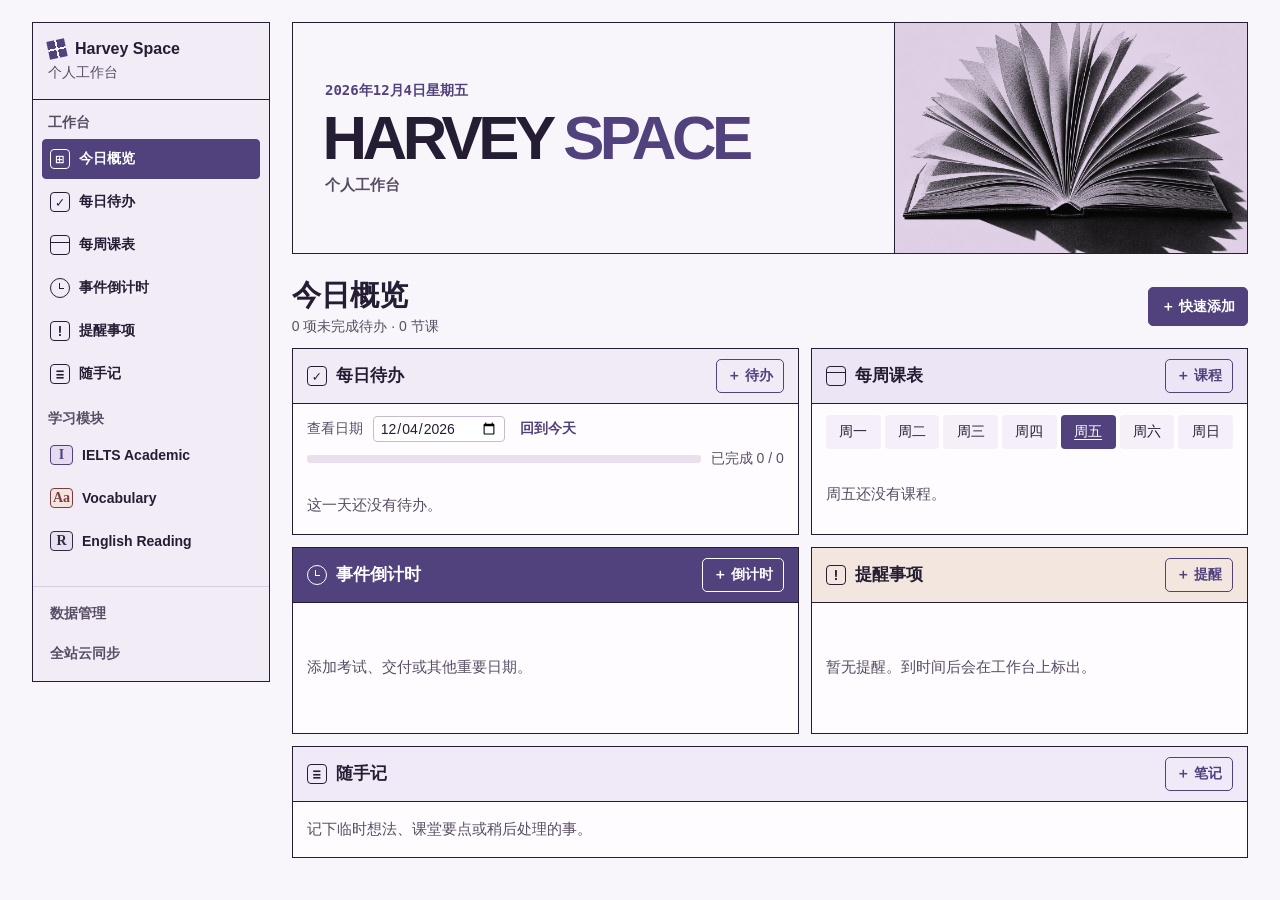
<file: public/index.html>
<!doctype html>
<html lang="zh-CN">
<head>
  <meta charset="utf-8">
  <meta name="viewport" content="width=device-width, initial-scale=1">
  <meta name="theme-color" content="#f8f6fa">
  <title>Harvey Space · 个人工作台</title>
  <link rel="stylesheet" href="space.css">
  <link rel="stylesheet" href="module-nav.css">
  <link rel="stylesheet" href="workspace.css">
  <script src="harvey-cloud.js?v=3" defer></script>
  <script src="workspace.js" defer></script>
</head>
<body>
  <div class="shell workspace-shell">
    <aside class="sidebar" aria-label="工作区侧栏">
      <div class="sidebar-brand">
        <a class="wordmark" href="#/today" lang="en"><span class="wordmark-icon" aria-hidden="true"></span> Harvey Space</a>
        <span class="sidebar-subtitle">个人工作台</span>
      </div>
      <nav class="sidebar-nav" aria-label="工作区导航">
        <div class="nav-group">
          <h2>工作台</h2>
          <ul>
            <li><a href="#/today" data-view="today" aria-current="page"><span class="widget-icon" aria-hidden="true">⊞</span>今日概览</a></li>
            <li><a href="#/tasks" data-view="tasks"><span class="widget-icon" aria-hidden="true">✓</span>每日待办</a></li>
            <li><a href="#/timetable" data-view="timetable"><span class="widget-icon calendar-icon" aria-hidden="true"></span>每周课表</a></li>
            <li><a href="#/countdowns" data-view="countdowns"><span class="widget-icon clock-icon" aria-hidden="true"></span>事件倒计时</a></li>
            <li><a href="#/reminders" data-view="reminders"><span class="widget-icon" aria-hidden="true">!</span>提醒事项</a></li>
            <li><a href="#/notes" data-view="notes"><span class="widget-icon" aria-hidden="true">≡</span>随手记</a></li>
          </ul>
        </div>
        <div class="nav-group" id="study-navigation">
          <h2>学习模块</h2>
          <ul>
            <li><a href="#/ielts" data-view="ielts" data-src="ielts/IELTS18%20Practice/library.html" data-title="IELTS Academic"><span class="widget-icon study-icon study-ielts" aria-hidden="true">I</span>IELTS Academic</a></li>
            <li><a href="#/vocabulary" data-view="vocabulary" data-src="vocabulary/背单词.html" data-title="Vocabulary"><span class="widget-icon study-icon study-vocabulary" aria-hidden="true">Aa</span>Vocabulary</a></li>
            <li><a href="#/reading" data-view="reading" data-src="reading/index.html" data-title="English Reading"><span class="widget-icon study-icon study-reading" aria-hidden="true">R</span>English Reading</a></li>
          </ul>
        </div>
      </nav>
      <div class="sidebar-footer">
        <button type="button" class="data-button" data-action="settings">数据管理</button>
        <button type="button" class="data-button" id="open-harvey-cloud">全站云同步</button>
      </div>
    </aside>

    <main class="workspace-main" id="workspace-main">
      <header class="poster" id="workspace-poster" aria-labelledby="poster-title">
        <div class="poster-copy">
          <time id="today-date" class="hero-date"></time>
          <h1 id="poster-title" lang="en">Harvey <span>Space</span></h1>
          <p class="hero-label">个人工作台</p>
        </div>
        <div class="poster-art">
          <img src="open-book.png" width="1254" height="1254" alt="">
        </div>
      </header>

      <p id="workspace-notice" class="workspace-notice" role="status" hidden></p>
      <p id="storage-notice" class="workspace-notice" role="status" hidden></p>
      <noscript><p class="workspace-notice">请启用 JavaScript 以使用工作台。</p></noscript>

      <section id="dashboard" class="dashboard" aria-labelledby="dashboard-title">
        <div class="dashboard-head" id="overview-header">
          <div>
            <h2 id="dashboard-title">今日概览</h2>
            <p id="today-summary"></p>
          </div>
          <button type="button" class="action primary" data-action="quick">＋ 快速添加</button>
        </div>
        <div class="widget-grid">
          <section class="widget tasks" id="tasks" aria-labelledby="tasks-title">
            <header class="widget-header">
              <div class="widget-heading"><span class="widget-icon" aria-hidden="true">✓</span><h3 id="tasks-title">每日待办</h3></div>
              <button type="button" class="action" data-add="task">＋ 待办</button>
            </header>
            <div class="task-controls">
              <label for="task-day">查看日期</label>
              <input type="date" id="task-day">
              <button type="button" class="quiet" data-action="today-tasks">回到今天</button>
            </div>
            <div class="task-progress"><progress id="task-progress" value="0" max="1" aria-label="待办完成进度"></progress><span id="task-count"></span></div>
            <ul id="task-list" class="item-list"></ul>
          </section>

          <section class="widget timetable" id="timetable" aria-labelledby="timetable-title">
            <header class="widget-header">
              <div class="widget-heading"><span class="widget-icon calendar-icon" aria-hidden="true"></span><h3 id="timetable-title">每周课表</h3></div>
              <button type="button" class="action" data-add="course">＋ 课程</button>
            </header>
            <div id="week-days" class="week-days" role="group" aria-label="按星期查看课程"></div>
            <ul id="course-list" class="item-list"></ul>
          </section>

          <section class="widget countdown" id="countdowns" aria-labelledby="countdowns-title">
            <header class="widget-header">
              <div class="widget-heading"><span class="widget-icon clock-icon" aria-hidden="true"></span><h3 id="countdowns-title">事件倒计时</h3></div>
              <button type="button" class="action" data-add="countdown">＋ 倒计时</button>
            </header>
            <div id="countdown-feature" class="countdown-feature" hidden></div>
            <ul id="countdown-list" class="item-list"></ul>
          </section>

          <section class="widget reminders" id="reminders" aria-labelledby="reminders-title">
            <header class="widget-header">
              <div class="widget-heading"><span class="widget-icon" aria-hidden="true">!</span><h3 id="reminders-title">提醒事项</h3></div>
              <button type="button" class="action" data-add="reminder">＋ 提醒</button>
            </header>
            <ul id="reminder-list" class="item-list"></ul>
          </section>

          <section class="widget notes" id="notes" aria-labelledby="notes-title">
            <header class="widget-header">
              <div class="widget-heading"><span class="widget-icon" aria-hidden="true">≡</span><h3 id="notes-title">随手记</h3></div>
              <button type="button" class="action" data-add="note">＋ 笔记</button>
            </header>
            <ul id="note-list" class="item-list"></ul>
          </section>
        </div>
      </section>

      <section class="study-view" id="study-view" aria-labelledby="study-title" hidden>
        <header class="study-header">
          <h1 id="study-title" lang="en"></h1>
          <a class="action" id="study-standalone" target="_blank" rel="noopener">在新标签页打开</a>
        </header>
        <div class="study-frames" id="study-frames"></div>
      </section>
    </main>
  </div>

  <dialog id="workspace-dialog" aria-labelledby="dialog-title">
    <header class="dialog-header">
      <h2 id="dialog-title"></h2>
      <button type="button" class="close-dialog" data-action="close" aria-label="关闭">×</button>
    </header>
    <div id="dialog-content"></div>
  </dialog>
  <input type="file" id="backup-file" accept=".json,application/json" hidden>
  <dialog id="harvey-cloud-dialog" aria-labelledby="harvey-cloud-title">
    <div class="dialog-header">
      <h2 id="harvey-cloud-title">全站云同步</h2>
      <button type="button" class="close-dialog" data-cloud-close aria-label="关闭">×</button>
    </div>
    <div class="cloud-dialog-content">
      <p class="dialog-info">在每台设备登录同一个同步账号。本机记录会与云端合并，后续修改会自动同步。以前从其他网址或本地文件使用的记录，可以先从原处导出，再在这里导入。</p>
      <form class="workspace-form" method="post">
        <label class="form-field">Supabase 项目地址 <input name="url" type="url" placeholder="https://你的项目.supabase.co" required></label>
        <label class="form-field">Publishable key <input name="key" placeholder="sb_publishable_…" autocomplete="off" spellcheck="false" required></label>
        <label class="form-field">同步账号邮箱 <input name="email" type="email" autocomplete="username" required></label>
        <label class="form-field">同步账号密码 <input name="password" type="password" autocomplete="current-password" required></label>
        <button class="action primary" type="submit" name="login">登录并同步</button>
      </form>
      <p role="status" aria-live="polite">尚未连接云同步。</p>
      <div class="quick-options">
        <button type="button" class="action" data-cloud-sync>立即同步</button>
        <button type="button" class="action" data-cloud-logout>退出登录</button>
        <button type="button" class="action" data-cloud-export>导出整站记录</button>
        <button type="button" class="action" data-cloud-import>导入整站记录</button>
      </div>
      <input type="file" id="harvey-cloud-backup" accept=".json,application/json" hidden>
    </div>
  </dialog>
</body>
</html>
</file>
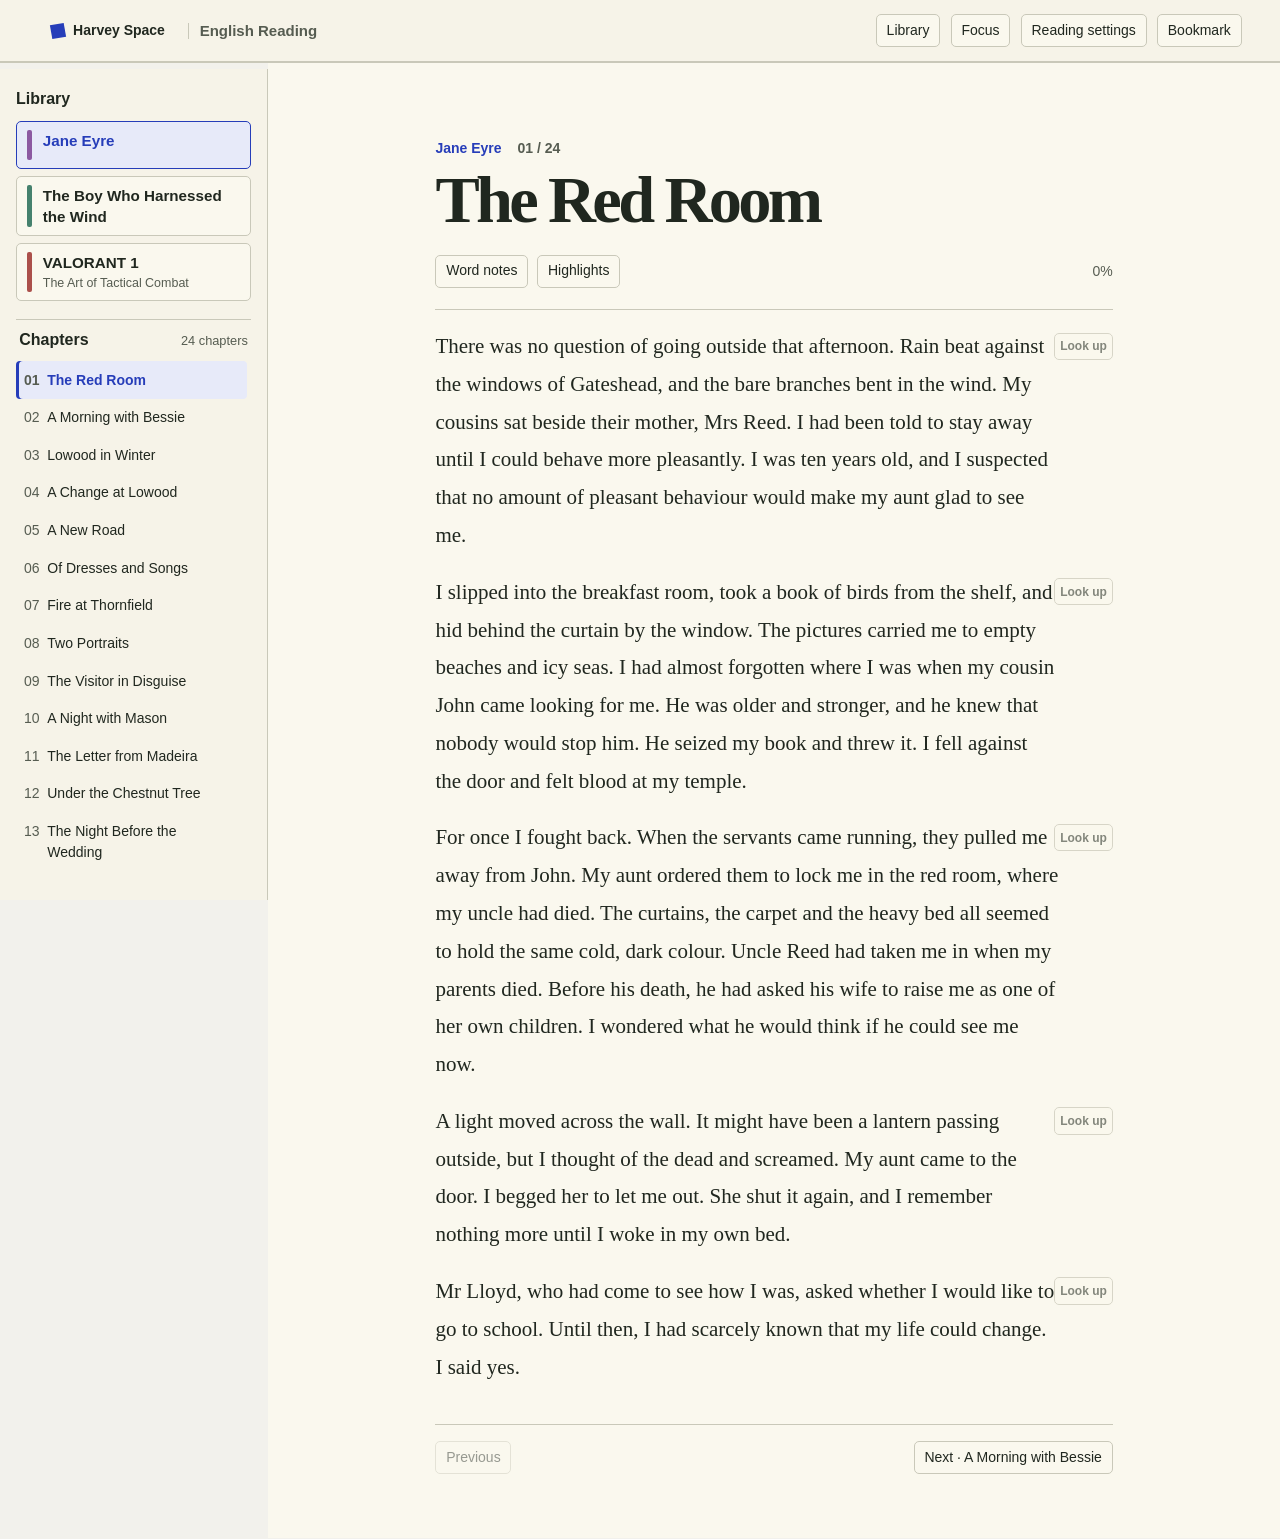
<file: public/reading/index.html>
<!doctype html>
<html lang="en" translate="no">
<head>
  <meta charset="utf-8">
  <meta name="viewport" content="width=device-width, initial-scale=1">
  <meta name="google" content="notranslate">
  <meta name="theme-color" content="#f5f5f0">
  <title>English Reading · Harvey Space</title>
  <link rel="stylesheet" href="reader.css">
  <link rel="stylesheet" href="../module-nav.css">
  <script defer src="books.js"></script>
  <script defer src="../harvey-cloud.js?v=3"></script>
  <script defer src="reader.js"></script>
</head>
<body>
  <a class="skip-link" href="#reader-title">Skip to text</a>
  <header class="topbar">
    <div class="brand">
      <a href="../index.html" class="home nav-control nav-control--quiet"><span aria-hidden="true" class="brand-mark"></span>Harvey Space</a>
      <span class="brand-divider" aria-hidden="true"></span>
      <span class="brand-module">English Reading</span>
    </div>
    <nav aria-label="Reading tools" class="top-actions">
      <button type="button" id="toggle-shelf" aria-controls="shelf" aria-expanded="true">Library</button>
      <button type="button" id="toggle-focus" aria-pressed="false">Focus</button>
      <button type="button" id="toggle-settings" aria-controls="settings" aria-expanded="false">Reading settings</button>
      <button type="button" id="bookmark" aria-label="Bookmark this reading position">Bookmark</button>
    </nav>
    <div class="progress-track" aria-hidden="true"><div id="progress-line"></div></div>
  </header>

  <section class="settings" id="settings" aria-label="Reading settings" hidden>
    <div class="pane-heading"><h2>Reading settings</h2><button type="button" id="close-settings" aria-label="Close reading settings">Close</button></div>
    <fieldset>
      <legend>Theme</legend>
      <div class="choices">
        <button type="button" data-theme="light" aria-pressed="false">Light</button>
        <button type="button" data-theme="paper" aria-pressed="true">Eye comfort</button>
        <button type="button" data-theme="dark" aria-pressed="false">Dark</button>
      </div>
    </fieldset>
    <label class="range-label" for="font-size">Text size <output id="size-value" for="font-size">21 px</output></label>
    <input id="font-size" type="range" min="17" max="30" value="21">
    <label class="range-label" for="line-space">Line spacing <output id="space-value" for="line-space">1.8</output></label>
    <input id="line-space" type="range" min="15" max="23" value="18">
    <label class="check-label"><input type="checkbox" id="highlight-terms"> Underline words with notes</label>
  </section>

  <div class="layout">
    <aside class="shelf" id="shelf" aria-label="Library and chapters">
      <div class="shelf-heading"><h2>Library</h2><button type="button" id="close-shelf" aria-label="Close library">Close</button></div>
      <div class="books" id="book-list"></div>
      <div class="bookmark-actions" id="bookmark-actions" hidden>
        <button type="button" id="goto-bookmark">Go to bookmark</button>
        <button type="button" id="remove-bookmark" aria-label="Remove this book’s bookmark">Remove</button>
      </div>
      <div class="chapter-heading"><h2 id="chapter-list-title">Chapters</h2><span id="chapter-total"></span></div>
      <nav id="chapter-list" class="chapters" aria-labelledby="chapter-list-title"></nav>
    </aside>
    <main class="reader" id="main-reader">
      <article>
        <header class="chapter-header">
          <div class="chapter-meta"><span id="book-name"></span><span id="chapter-position"></span></div>
          <h1 lang="en" id="reader-title" tabindex="-1">English Reading</h1>
          <div class="chapter-tools">
            <button type="button" id="chapter-terms" aria-controls="inspector">Word notes</button>
            <button type="button" id="book-highlights" aria-controls="inspector">Highlights</button>
            <output id="progress-label" aria-label="Chapter progress">0%</output>
          </div>
        </header>
        <div id="prose" class="prose" lang="en"></div>
        <noscript><p>Enable JavaScript to use the reader.</p></noscript>
        <nav class="turn-page" id="turn-page" aria-label="Chapter navigation">
          <button type="button" id="prev-chapter">Previous</button>
          <button type="button" id="next-chapter">Next</button>
        </nav>
      </article>
    </main>
  </div>

  <div class="selection-menu" id="selection-menu" role="group" aria-label="Selected text actions" hidden>
    <button type="button" id="selection-translation">Translate</button>
    <button type="button" id="selection-terms">Word notes</button>
    <button type="button" id="selection-highlight">Highlight</button>
  </div>

  <aside id="inspector" class="inspector" aria-labelledby="inspector-title" hidden>
    <div class="pane-heading"><h2 id="inspector-title">Reading tools</h2><button type="button" id="close-inspector" aria-label="Close reading tools">Close</button></div>
    <div class="inspector-tabs" id="inspector-tabs" role="group" aria-label="Reading tool">
      <button type="button" id="inspect-translation" aria-pressed="true">Translation</button>
      <button type="button" id="inspect-terms" aria-pressed="false">Word notes</button>
      <button type="button" id="inspect-highlight">Highlight</button>
    </div>
    <div class="inspector-body" id="inspector-body"></div>
  </aside>
  <div class="sr-only" id="status" role="status"></div>
</body>
</html>
</file>
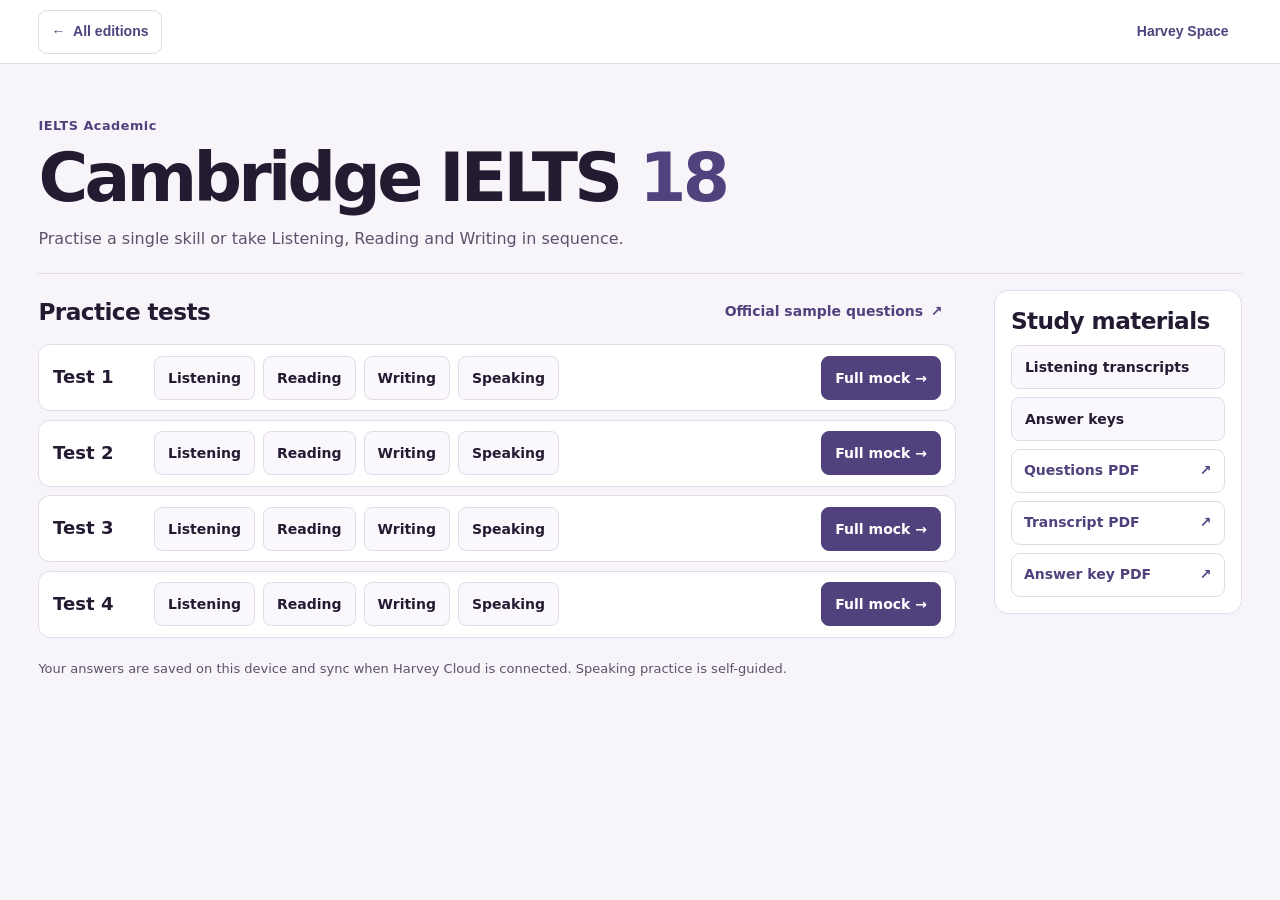
<file: public/ielts/IELTS18 Practice/index.html>
<!doctype html>
<html lang="en">
<head>
<meta charset="utf-8">
<meta name="viewport" content="width=device-width,initial-scale=1">
<title>Cambridge IELTS 18 · Practice tests</title>
<link rel="stylesheet" href="style.css?v=5">
<link rel="stylesheet" href="study.css?v=3">
<link rel="stylesheet" href="../../module-nav.css">
<script src="book.js" defer></script>
<script src="data.js" defer></script>
<script src="paper-data.js" defer></script>
<script src="paper.js?v=7" defer></script>
<script src="listening-content.js" defer></script>
<script src="listening-explanations.js" defer></script>
<script src="listening-practice.js?v=6" defer></script>
<script src="study-content.js" defer></script>
<script src="reading-explanations.js" defer></script>
<script src="study-support.js" defer></script>
<script src="reference-content.js" defer></script>
<script src="reading-translation.js?v=7" defer></script>
<script src="../../harvey-cloud.js?v=3" defer></script>
<script src="app.js?v=5" defer></script>
</head>
<body>
<div id="app"></div>
<dialog id="dialog"></dialog>
<audio id="audio" preload="metadata"></audio>
</body>
</html>
</file>
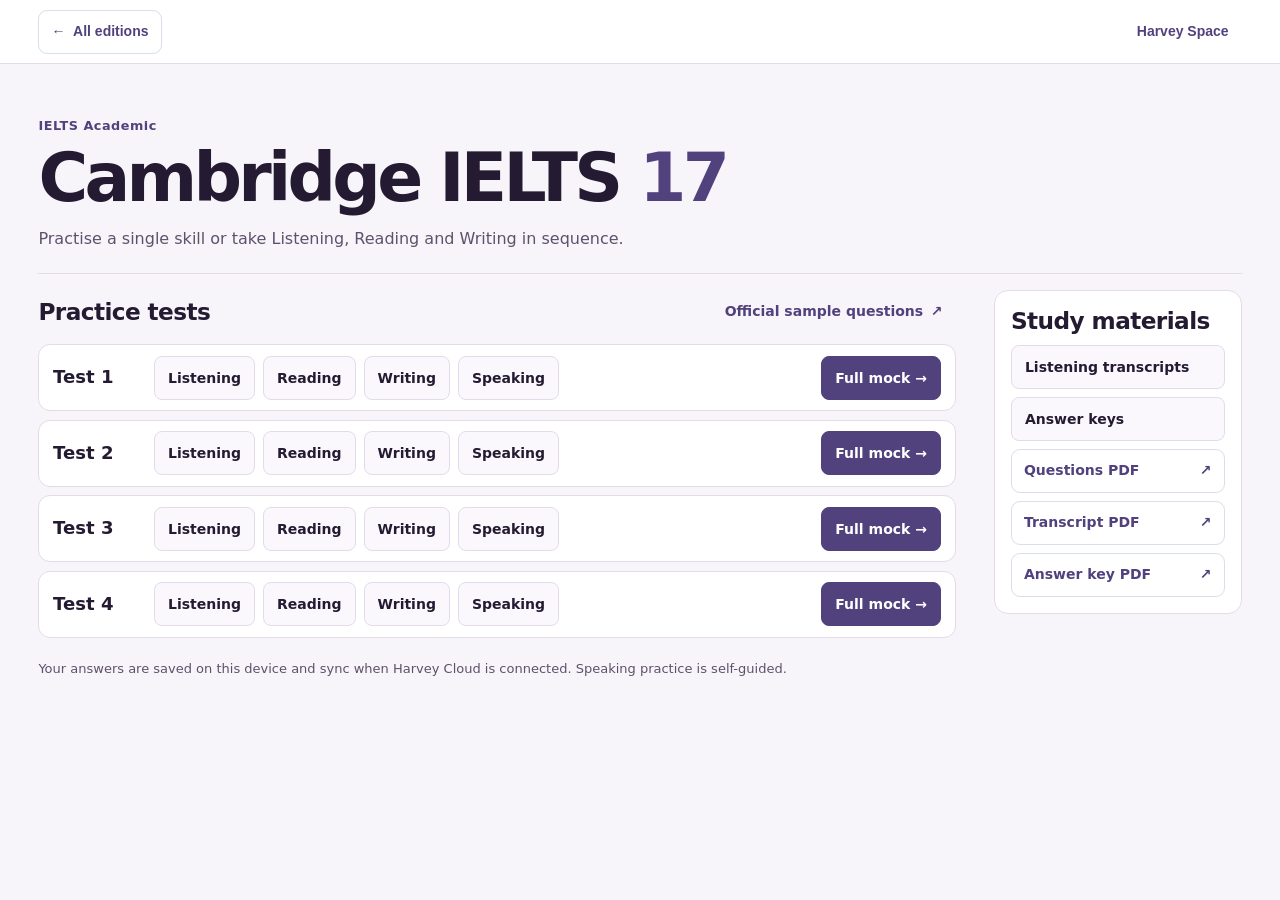
<file: public/ielts/IELTS18 Practice/17/index.html>
<!doctype html>
<html lang="en">
<head>
<meta charset="utf-8">
<meta name="viewport" content="width=device-width,initial-scale=1">
<title>Cambridge IELTS 17 · Practice tests</title>
<link rel="stylesheet" href="../style.css?v=5">
<link rel="stylesheet" href="../study.css?v=3">
<link rel="stylesheet" href="../../../module-nav.css">
<script src="book.js" defer></script>
<script src="data.js" defer></script>
<script src="paper-data.js" defer></script>
<script src="../paper.js?v=7" defer></script>
<script src="listening-content.js" defer></script>
<script src="listening-explanations.js" defer></script>
<script src="../listening-practice.js?v=6" defer></script>
<script src="../study-content.js" defer></script>
<script src="../reading-explanations.js" defer></script>
<script src="../study-support.js" defer></script>
<script src="../reference-content.js" defer></script>
<script src="../reading-translation.js?v=7" defer></script>
<script src="../../../harvey-cloud.js?v=3" defer></script>
<script src="../app.js?v=5" defer></script>
</head>
<body>
<div id="app"></div>
<dialog id="dialog"></dialog>
<audio id="audio" preload="metadata"></audio>
</body>
</html>
</file>
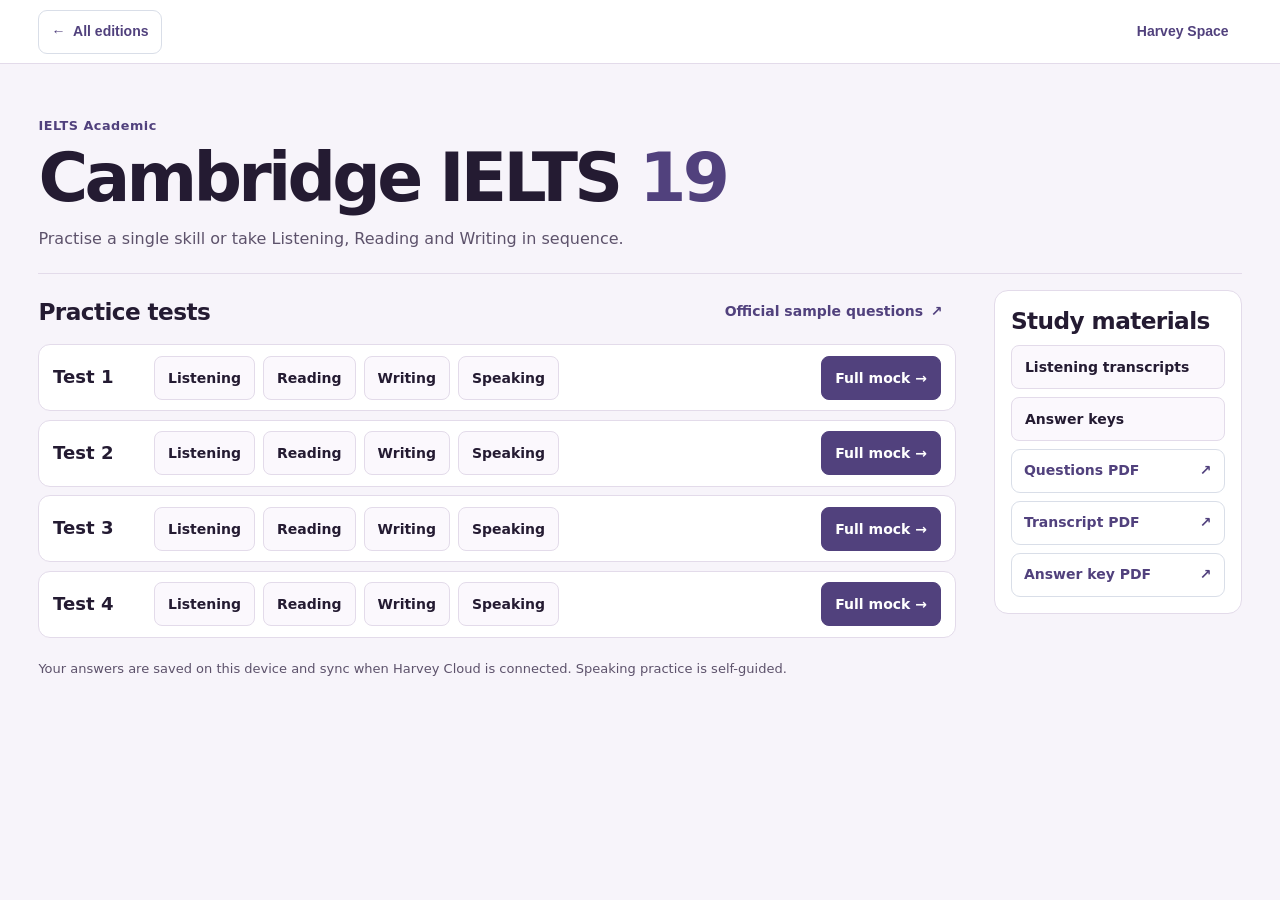
<file: public/ielts/IELTS18 Practice/19/index.html>
<!doctype html>
<html lang="en">
<head>
<meta charset="utf-8">
<meta name="viewport" content="width=device-width,initial-scale=1">
<title>Cambridge IELTS 19 · Practice tests</title>
<link rel="stylesheet" href="../style.css?v=5">
<link rel="stylesheet" href="../study.css?v=3">
<link rel="stylesheet" href="paper-layout.css">
<link rel="stylesheet" href="../../../module-nav.css">
<script src="book.js" defer></script>
<script src="data.js" defer></script>
<script src="paper-data.js?v=2" defer></script>
<script src="../paper.js?v=7" defer></script>
<script src="listening-content.js" defer></script>
<script src="../listening-practice.js?v=6" defer></script>
<script src="study-content.js?v=2" defer></script>
<script src="../study-support.js?v=3" defer></script>
<script src="../reading-translation.js?v=7" defer></script>
<script src="../../../harvey-cloud.js?v=3" defer></script>
<script src="../app.js?v=5" defer></script>
</head>
<body>
<div id="app"></div>
<dialog id="dialog"></dialog>
<audio id="audio" preload="metadata"></audio>
</body>
</html>
</file>
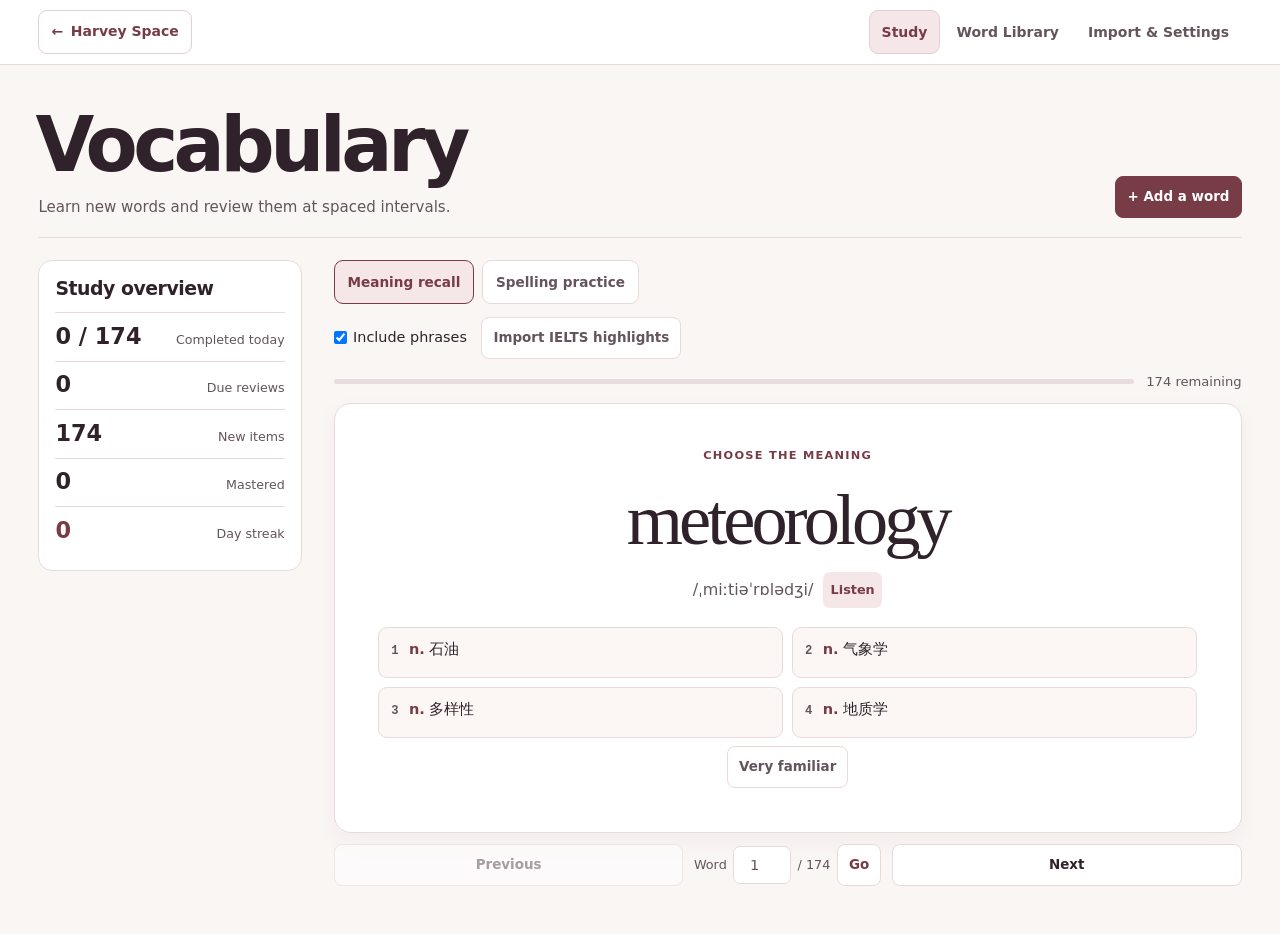
<file: public/vocabulary/背单词.html>
<!DOCTYPE html>
<html lang="en">
<head>
<meta charset="UTF-8">
<meta name="viewport" content="width=device-width, initial-scale=1.0">
<meta name="theme-color" content="#faf6f4">
<meta name="apple-mobile-web-app-capable" content="yes">
<meta name="apple-mobile-web-app-status-bar-style" content="default">
<link rel="manifest" href="manifest.webmanifest">
<link rel="stylesheet" href="vocabulary.css?v=2">
<link rel="stylesheet" href="../module-nav.css">
<title>Vocabulary · Harvey Space</title>
</head>
<body>
  <header class="topbar">
    <div class="shell masthead">
      <a href="../index.html" class="brand-wrap nav-control"><span aria-hidden="true">←</span> Harvey Space</a>
      <nav class="tabs" aria-label="Vocabulary sections">
        <button type="button" class="tab active" data-panel="study" aria-controls="study" aria-current="true">Study</button>
        <button type="button" class="tab" data-panel="library" aria-controls="library">Word Library</button>
        <button type="button" class="tab" data-panel="import" aria-controls="import">Import &amp; Settings</button>
      </nav>
    </div>
  </header>

  <main class="shell wrap">
    <header class="heading">
      <div><h1>Vocabulary</h1><p>Learn new words and review them at spaced intervals.</p></div>
      <button class="quick-add-btn" id="quickAddBtn">+ Add a word</button>
    </header>

    <section class="panel active" id="study" aria-label="Study">
      <aside class="study-rail" aria-labelledby="overview-title">
        <h2 id="overview-title">Study overview</h2>
        <div class="dashboard" id="dashboard"></div>
      </aside>
      <div class="study-main">
        <div class="mode-switch" role="group" aria-label="Study mode">
          <button class="mode-btn active" data-mode="recall" aria-pressed="true">Meaning recall</button>
          <button class="mode-btn" data-mode="spell" aria-pressed="false">Spelling practice</button>
        </div>
        <div class="vocab-scope">
          <label><input type="checkbox" id="includePhrases" checked> Include phrases</label>
          <button type="button" class="btn gray" id="importIelts" disabled>Import IELTS highlights</button>
          <span id="ieltsImportStatus" role="status"></span>
        </div>
        <div id="studyView"></div>
      </div>
      <aside class="study-rail study-shortcuts" aria-labelledby="shortcuts-title">
        <h2 id="shortcuts-title">Keyboard shortcuts</h2>
        <dl class="recall-shortcuts">
          <div><dt>Choose an answer</dt><dd><kbd>1</kbd>–<kbd>4</kbd></dd></div>
          <div><dt>Previous word</dt><dd><kbd>←</kbd></dd></div>
          <div><dt>Next word</dt><dd><kbd>→</kbd></dd></div>
        </dl>
        <dl class="spell-shortcuts">
          <div><dt>Check spelling</dt><dd><kbd>Enter</kbd></dd></div>
          <div><dt>Reveal answer</dt><dd><kbd>Esc</kbd></dd></div>
        </dl>
      </aside>
    </section>

    <section class="panel" id="library" aria-label="Word library">
      <div class="toolbar">
        <input class="search" id="search" type="search" placeholder="Find a word…" aria-label="Search words">
        <button class="btn" id="enrichAllBtn">Look up missing details</button>
        <button class="btn gray" id="exportBtn">Export progress</button>
        <button class="btn gray" id="importStateBtn">Restore progress</button>
        <input type="file" id="stateFile" accept=".json" hidden>
        <span class="count" id="count" role="status"></span>
      </div>
      <div class="table-wrap" tabindex="0" role="region" aria-label="Word list">
        <table id="libTable">
          <thead><tr><th>Word</th><th>Definition</th><th>Status</th><th>Next review</th><th>Actions</th></tr></thead>
          <tbody></tbody>
        </table>
      </div>
    </section>

    <section class="panel" id="import" aria-label="Import and settings">
      <div class="settings-grid">
        <section class="settings-card">
          <h2 class="card-title">Import words</h2>
          <p class="note">Use one word per line. Add an optional definition after a tab or space.</p>
          <button type="button" class="drop" id="drop">Choose a text file or drop it here</button>
          <input type="file" id="fileInput" accept=".txt" hidden>
          <textarea id="pasteArea" aria-label="Words to import" placeholder="ambiguous  adj. open to more than one interpretation&#10;gauge"></textarea>
          <div class="import-actions">
            <button class="btn" id="importPaste">Import text</button>
            <button class="btn gray" id="clearPaste">Clear</button>
          </div>
          <div class="result" id="importResult" role="status"></div>
          <div class="import-progress" id="importProgress"><span id="importProgressText"></span><div class="mini-bar"><i id="importProgressBar"></i></div></div>
        </section>

        <section class="settings-card">
          <h2 class="card-title">Cloud sync</h2>
          <p class="note">Use the original project and sync code to recover your previous vocabulary. Once Harvey Cloud is connected, this panel only imports old progress and new progress syncs through your Harvey account.</p>
          <div class="form-grid">
            <div class="form-item"><label for="syncUrl">Supabase project URL</label><input type="url" id="syncUrl" placeholder="https://example.supabase.co"></div>
            <div class="form-item"><label for="syncKey">Publishable key</label><input type="password" id="syncKey" placeholder="sb_publishable_…"></div>
            <div class="form-item"><label for="syncId">Sync code</label><input type="text" id="syncId" placeholder="Use the same code on each device"></div>
          </div>
          <div class="sync-actions">
            <button class="btn gray" id="makeSyncId">Generate code</button>
            <button class="btn" id="saveSyncBtn">Save and sync</button>
            <span class="sync-state" id="syncState" role="status">Setup required</span>
          </div>
        </section>

        <section class="settings-card">
          <h2 class="card-title">Folder backup</h2>
          <p class="note">Connect a folder to save progress to <code>背单词进度.json</code> and automatically import new words from <code>单词.txt</code>.</p>
          <div class="folder-box"><div class="row">
            <div class="status" id="folderStatus" role="status">Progress is saved in this browser.</div>
            <button class="btn" id="folderBtn">Connect folder</button>
          </div></div>
        </section>

        <section class="settings-card">
          <h2 class="card-title">Study preferences</h2>
          <div class="field">
            <p>Start with up to 200 items. Due reviews come first, followed by new items. Choose more after you finish.</p>
          </div>
          <div class="field">
            <label for="autoEnrich"><input type="checkbox" id="autoEnrich" checked> Look up missing details after import</label>
          </div>
          <p class="note">Online lookup can add pronunciation, examples and definitions. Your saved definitions are preserved.</p>
          <button class="btn gray" id="resetBtn">Reset study progress</button>
        </section>
      </div>
    </section>
  </main>

  <div class="modal" id="quickModal" role="dialog" aria-modal="true" aria-labelledby="quickTitle">
    <div class="modal-card">
      <div class="modal-head">
        <div><h2 id="quickTitle">Add a word</h2><p>Press Enter to move to the next field or save.</p></div>
        <button class="close-btn" id="quickClose" aria-label="Close">×</button>
      </div>
      <label>Word or phrase <input class="quick-input" id="quickWord" type="text" autocomplete="off" autocapitalize="off" spellcheck="false"></label>
      <label>Definition (optional) <input class="quick-def" id="quickDef" type="text"></label>
      <label>Example sentence in English (optional) <input class="quick-example" id="quickExample" type="text"></label>
      <div class="quick-foot"><span class="quick-count" id="quickCount">Added this session: 0</span><button class="quick-save" id="quickSave">Save and add another</button></div>
      <div class="quick-toast" id="quickToast" role="status"></div>
    </div>
  </div>

  <dialog class="dictionary-dialog" id="dictionaryDialog" aria-labelledby="dictionaryTitle">
    <div class="modal-head">
      <h2 id="dictionaryTitle"></h2>
      <button type="button" class="close-btn" id="dictionaryClose" aria-label="Close dictionary">×</button>
    </div>
    <div id="libraryDictionary"></div>
  </dialog>

<script src="../harvey-cloud.js?v=3"></script>
<script src="ielts-vocabulary.js?v=4"></script>
<script>
(function(){
  "use strict";

  var LS_KEY = "vocab_srs_v2";

  /* ============ 音标（英式 IPA） ============ */
  var PHONETICS = {
    meteorology:"/ˌmiːtiəˈrɒlədʒi/", mild:"/maɪld/", heating:"/ˈhiːtɪŋ/",
    moderate:"/ˈmɒdərət/", warm:"/wɔːm/", thermal:"/ˈθɜːml/",
    tropics:"/ˈtrɒpɪks/", arid:"/ˈærɪd/", moist:"/mɔɪst/", damp:"/dæmp/",
    humid:"/ˈhjuːmɪd/", snowy:"/ˈsnəʊi/", frost:"/frɒst/", hail:"/heɪl/",
    thaw:"/θɔː/", chill:"/tʃɪl/", freeze:"/friːz/", frigid:"/ˈfrɪdʒɪd/",
    tremble:"/ˈtrembl/", shiver:"/ˈʃɪvə/", thunder:"/ˈθʌndə/",
    lightning:"/ˈlaɪtnɪŋ/", stormy:"/ˈstɔːmi/", downpour:"/ˈdaʊnpɔː/",
    rainfall:"/ˈreɪnfɔːl/", sprinkle:"/ˈsprɪŋkl/", rainbow:"/ˈreɪnbəʊ/",
    shower:"/ˈʃaʊə/", celsius:"/ˈselsiəs/", temperature:"/ˈtemprətʃə/",
    forecast:"/ˈfɔːkɑːst/", peak:"/piːk/", mount:"/maʊnt/",
    mountain:"/ˈmaʊntən/", range:"/reɪndʒ/", ridge:"/rɪdʒ/", slope:"/sləʊp/",
    valley:"/ˈvæli/", hillside:"/ˈhɪlsaɪd/", overlook:"/ˌəʊvəˈlʊk/",
    southern:"/ˈsʌðən/", southeast:"/ˌsaʊθˈiːst/", southwest:"/ˌsaʊθˈwest/",
    northeast:"/ˌnɔːθˈiːst/", northwest:"/ˌnɔːθˈwest/", eastern:"/ˈiːstən/",
    oriental:"/ˌɔːriˈentl/", inevitable:"/ɪnˈevɪtəbl/", irreversible:"/ˌɪrɪˈvɜːsəbl/",
    irregularly:"/ɪˈreɡjələli/", inappropriate:"/ˌɪnəˈprəʊpriət/", abnormal:"/æbˈnɔːml/",
    sediment:"/ˈsedɪmənt/", silt:"/sɪlt/", muddy:"/ˈmʌdi/", clay:"/kleɪ/",
    dirt:"/dɜːt/", rural:"/ˈrʊərəl/", suburb:"/ˈsʌbɜːb/", outskirts:"/ˈaʊtskɜːts/",
    desolate:"/ˈdesələt/", distant:"/ˈdɪstənt/", adjacent:"/əˈdʒeɪsnt/",
    toxic:"/ˈtɒksɪk/", pollution:"/pəˈluːʃn/", pollutant:"/pəˈluːtənt/",
    contaminate:"/kənˈtæmɪneɪt/", geology:"/dʒiˈɒlədʒi/", border:"/ˈbɔːdə/",
    margin:"/ˈmɑːdʒɪn/", fringe:"/frɪndʒ/", plate:"/pleɪt/", debris:"/ˈdebriː/",
    crack:"/kræk/", gap:"/ɡæp/", splendid:"/ˈsplendɪd/", grand:"/ɡrænd/",
    magnificent:"/mæɡˈnɪfɪsnt/", super:"/ˈsuːpə/", interesting:"/ˈɪntrəstɪŋ/",
    dramatic:"/drəˈmætɪk/", wilderness:"/ˈwɪldənəs/", deforest:"/ˌdiːˈfɒrɪst/",
    grove:"/ɡrəʊv/", granary:"/ˈɡrænəri/", eclipse:"/ɪˈklɪps/",
    barren:"/ˈbærən/", fertile:"/ˈfɜːtaɪl/", fertilise:"/ˈfɜːtəlaɪz/",
    solar:"/ˈsəʊlə/", lunar:"/ˈluːnə/", calendar:"/ˈkælɪndə/",
    sunrise:"/ˈsʌnraɪz/", sunset:"/ˈsʌnset/", dusk:"/dʌsk/", heaven:"/ˈhevn/",
    paradise:"/ˈpærədaɪs/", sunshine:"/ˈsʌnʃaɪn/", shade:"/ʃeɪd/",
    shadow:"/ˈʃædəʊ/", shady:"/ˈʃeɪdi/", vapor:"/ˈveɪpə/", evaporate:"/ɪˈvæpəreɪt/",
    circulate:"/ˈsɜːkjəleɪt/", precipitate:"/prɪˈsɪpɪteɪt/", reservoir:"/ˈrezəvwɑː/",
    waterfall:"/ˈwɔːtəfɔːl/", fountain:"/ˈfaʊntən/", spring:"/sprɪŋ/", dew:"/djuː/",
    pour:"/pɔː/", drain:"/dreɪn/", drip:"/drɪp/", drown:"/draʊn/", blow:"/bləʊ/",
    puff:"/pʌf/", gush:"/ɡʌʃ/", dense:"/dens/", intensity:"/ɪnˈtensəti/",
    intensive:"/ɪnˈtensɪv/", emerge:"/ɪˈmɜːdʒ/", flash:"/flæʃ/", float:"/fləʊt/",
    environment:"/ɪnˈvaɪrənmənt/", surrounding:"/səˈraʊndɪŋ/", condition:"/kənˈdɪʃn/",
    situation:"/ˌsɪtʃuˈeɪʃn/", nature:"/ˈneɪtʃə/", natural:"/ˈnætʃrəl/",
    artificial:"/ˌɑːtɪˈfɪʃl/", synthetic:"/sɪnˈθetɪk/", petrol:"/ˈpetrəl/",
    gas:"/ɡæs/", gasoline:"/ˈɡæsəliːn/", petroleum:"/pəˈtrəʊliəm/", carnivore:"/ˈkɑːnɪvɔː(r)/", herbivore:"/ˈhɜːbɪvɔː(r)/", apostrophe:"/əˈpɒstrəfi/", photosynthesis:"/ˌfəʊtəʊˈsɪnθəsɪs/", respire:"/rɪˈspaɪə/", dioxide:"/daɪˈɒksaɪd/", vegetation:"/ˌvedʒəˈteɪʃn/", perennial:"/pəˈreniəl/", botany:"/ˈbɒtəni/", ecology:"/iˈkɒlədʒi/", ecosystem:"/ˈiːkəʊsɪstəm/", "eco-friendly":"/ˌiːkəʊˈfrendli/", horticulture:"/ˈhɔːtɪkʌltʃə/", organism:"/ˈɔːɡənɪzəm/", genetics:"/dʒəˈnetɪks/", mutation:"/mjuːˈteɪʃn/", variation:"/ˌveəriˈeɪʃn/", diversity:"/daɪˈvɜːsəti/", hybridisation:"/ˌhaɪbrɪdaɪˈzeɪʃn/", classify:"/ˈklæsɪfaɪ/", reproduce:"/ˌriːprəˈdjuːs/", evolve:"/iˈvɒlv/", fluctuate:"/ˈflʌktʃueɪt/", fluctuant:"/ˈflʌktʃuənt/", reclaim:"/rɪˈkleɪm/", cultivate:"/ˈkʌltɪveɪt/", sow:"/səʊ/"
  };

  /* ============ 种子词表 ============ */
  var SEED =
"meteorology\tn. 气象学\n"+
"mild\tadj. 温和的\n"+
"heating\tn. 供暖，加热\n"+
"moderate\tadj. 适度的，中等的\n"+
"warm\tadj. 温暖的\n"+
"thermal\tadj. 热的，保暖的\n"+
"tropics\tn. 热带\n"+
"arid\tadj. 干旱的\n"+
"moist\tadj. 潮湿的\n"+
"damp\tadj. 潮湿的\n"+
"humid\tadj. 湿润的\n"+
"snowy\tadj. 多雪的\n"+
"frost\tn. 霜；v. 结霜\n"+
"hail\tn. 冰雹；v. 下冰雹\n"+
"thaw\tv. 解冻，融化\n"+
"chill\tn. 寒冷，寒意\n"+
"freeze\tv. 结冰，冻结\n"+
"frigid\tadj. 严寒的\n"+
"tremble\tv. 颤抖\n"+
"shiver\tv. 发抖\n"+
"thunder\tn. 雷；v. 打雷\n"+
"lightning\tn. 闪电\n"+
"stormy\tadj. 暴风雨的\n"+
"downpour\tn. 倾盆大雨\n"+
"rainfall\tn. 降雨量\n"+
"sprinkle\tv. 洒，下小雨\n"+
"rainbow\tn. 彩虹\n"+
"shower\tn. 阵雨，淋浴；v. 淋浴\n"+
"Celsius\tn. 摄氏度\n"+
"temperature\tn. 温度\n"+
"forecast\tn. 预报\n"+
"peak\tn. 山峰，顶峰\n"+
"mount\tn. 山，山峰；v. 登上，安装\n"+
"mountain\tn. 山，山脉\n"+
"range\tn. 山脉，范围\n"+
"ridge\tn. 山脊\n"+
"slope\tn. 斜坡，山坡\n"+
"valley\tn. 山谷\n"+
"hillside\tn. 山坡\n"+
"overlook\tv. 俯瞰，眺望\n"+
"southern\tadj. 南方的\n"+
"southeast\tn. 东南方\n"+
"southwest\tn. 西南方\n"+
"northeast\tn. 东北方\n"+
"northwest\tn. 西北方\n"+
"eastern\tadj. 东方的\n"+
"oriental\tadj. 东方的\n"+
"inevitable\tadj. 不可避免的\n"+
"irreversible\tadj. 不可逆的\n"+
"irregularly\tadv. 不规则地\n"+
"inappropriate\tadj. 不合适的\n"+
"abnormal\tadj. 异常的\n"+
"sediment\tn. 沉积物\n"+
"silt\tn. 淤泥\n"+
"muddy\tadj. 泥泞的\n"+
"clay\tn. 黏土\n"+
"dirt\tn. 泥土，污垢\n"+
"rural\tadj. 乡村的\n"+
"suburb\tn. 郊区\n"+
"outskirts\tn. 市郊\n"+
"desolate\tadj. 荒凉的\n"+
"distant\tadj. 遥远的\n"+
"adjacent\tadj. 邻近的\n"+
"toxic\tadj. 有毒的\n"+
"pollution\tn. 污染\n"+
"pollutant\tn. 污染物\n"+
"contaminate\tv. 污染\n"+
"geology\tn. 地质学\n"+
"border\tn. 边界；v. 接壤\n"+
"margin\tn. 边缘，页边\n"+
"fringe\tn. 边缘，流苏\n"+
"plate\tn. 板块，盘子\n"+
"debris\tn. 碎片，残骸\n"+
"crack\tn. 裂缝；v. 裂开\n"+
"gap\tn. 缺口，差距\n"+
"splendid\tadj. 壮丽的\n"+
"grand\tadj. 宏伟的\n"+
"magnificent\tadj. 壮观的\n"+
"super\tadj. 极好的\n"+
"interesting\tadj. 有趣的\n"+
"dramatic\tadj. 戏剧性的，显著的\n"+
"wilderness\tn. 荒野\n"+
"deforest\tv. 砍伐森林\n"+
"grove\tn. 小树林\n"+
"granary\tn. 粮仓\n"+
"eclipse\tn. 日食，月食\n"+
"barren\tadj. 贫瘠的\n"+
"fertile\tadj. 肥沃的\n"+
"fertilise\tv. 施肥\n"+
"solar\tadj. 太阳的\n"+
"lunar\tadj. 月亮的\n"+
"calendar\tn. 日历\n"+
"sunrise\tn. 日出\n"+
"sunset\tn. 日落\n"+
"dusk\tn. 黄昏\n"+
"heaven\tn. 天堂\n"+
"paradise\tn. 乐园，天堂\n"+
"sunshine\tn. 阳光\n"+
"shade\tn. 阴凉处\n"+
"shadow\tn. 影子\n"+
"shady\tadj. 阴凉的\n"+
"vapor\tn. 蒸气\n"+
"evaporate\tv. 蒸发\n"+
"circulate\tv. 循环，流通\n"+
"precipitate\tv. 降水，沉淀\n"+
"reservoir\tn. 水库\n"+
"waterfall\tn. 瀑布\n"+
"fountain\tn. 喷泉\n"+
"spring\tn. 泉水，春天；v. 跳，跃\n"+
"dew\tn. 露水\n"+
"pour\tv. 倾倒，倒\n"+
"drain\tv. 排水，流干；n. 下水道\n"+
"drip\tv. 滴下\n"+
"drown\tv. 溺水，淹死\n"+
"blow\tv. 吹，刮；n. 打击\n"+
"puff\tn. 一阵（气/烟）\n"+
"gush\tv. 喷涌，涌出\n"+
"dense\tadj. 稠密的\n"+
"intensity\tn. 强度\n"+
"intensive\tadj. 密集的，强化的\n"+
"emerge\tv. 出现，浮现\n"+
"flash\tn. 闪光；v. 闪烁\n"+
"float\tv. 漂浮\n"+
"environment\tn. 环境\n"+
"surrounding\tn. 周围环境\n"+
"condition\tn. 条件，状况\n"+
"situation\tn. 情况，形势\n"+
"nature\tn. 自然，本质\n"+
"natural\tadj. 自然的\n"+
"artificial\tadj. 人工的\n"+
"synthetic\tadj. 合成的\n"+
"petrol\tn. 汽油\n"+
"gas\tn. 气体，汽油\n"+
"gasoline\tn. 汽油\n"+
"petroleum\tn. 石油\n"+
"carnivore\tn. 食肉动物\n"+
"herbivore\tn. 食草动物\n"+
"apostrophe\tn. 撇号，省略号\n"+
"photosynthesis\tn. 光合作用\n"+
"respire\tv. 呼吸\n"+
"dioxide\tn. 二氧化物\n"+
"vegetation\tn. 植被\n"+
"perennial\tadj. 多年生的；n. 多年生植物\n"+
"botany\tn. 植物学\n"+
"ecology\tn. 生态学\n"+
"ecosystem\tn. 生态系统\n"+
"eco-friendly\tadj. 环保的\n"+
"horticulture\tn. 园艺\n"+
"organism\tn. 生物体\n"+
"genetics\tn. 遗传学\n"+
"mutation\tn. 突变\n"+
"variation\tn. 变异\n"+
"diversity\tn. 多样性\n"+
"hybridisation\tn. 杂交\n"+
"classify\tv. 分类\n"+
"reproduce\tv. 繁殖，复制\n"+
"evolve\tv. 进化\n"+
"fluctuate\tv. 波动\n"+
"fluctuant\tadj. 波动的\n"+
"reclaim\tv. 开垦，回收\n"+
"cultivate\tv. 耕种，培养\n"+
"sow\tv. 播种；n. 母猪";

  /* ============ 工具 ============ */
  var $ = function(id){ return document.getElementById(id); };
  function esc(s){ return String(s).replace(/&/g,"&amp;").replace(/</g,"&lt;").replace(/>/g,"&gt;").replace(/'/g,"&#39;").replace(/"/g,"&quot;"); }
  function pad(n){ return (n<10?"0":"")+n; }
  function todayStr(){ var d=new Date(); return d.getFullYear()+"-"+pad(d.getMonth()+1)+"-"+pad(d.getDate()); }
  function fmtDate(d){ return d.getFullYear()+"-"+pad(d.getMonth()+1)+"-"+pad(d.getDate()); }
  function addDays(dateStr, n){ var d=new Date(dateStr+"T00:00:00"); d.setDate(d.getDate()+n); return fmtDate(d); }

  /* ============ 状态 ============ */
  var state = null;
  var mode = "recall";
  var includePhrases = true;
  var dailyLimit = 200;
  var dailyPlanKey = "vocab_daily_plan_v1";
  var studyDate;
  var studyTarget = 0;
  var queue = [], qIndex = 0;
  var recallDeck = [];
  var retryQueue = [];
  var phoneticRepairKeys = [];

  function defaultWord(def,example){
    return {def: def||"", repetition:0, interval:0, easiness:2.5, due: todayStr(),
            lapses:0, added: todayStr(), lastReview: null, phonetic:"", audio:"", example:example||"",
            exampleSource:example?"saved":"", updatedAt:Date.now()};
  }
  function freshState(){
    return { words:{}, settings:{ autoEnrich:true }, learned:0, activity:{} };
  }
  function migrateState(){
    var changed = false;
    state.settings = state.settings || {};
    if(typeof state.settings.autoEnrich !== "boolean") state.settings.autoEnrich = true;
    state.activity = state.activity || {};
    var seedDefs={};
    parseTxt(SEED).forEach(function(x){seedDefs[x[0].toLowerCase()]=x[1];});
    Object.keys(state.words || {}).forEach(function(k){
      var w = state.words[k];
      if(typeof w.phonetic !== "string") w.phonetic = "";
      if(isBadPhonetic(w.phonetic)){
        w.phonetic = PHONETICS[k] || "";
        if(!w.phonetic) phoneticRepairKeys.push(k);
        changed = true;
      }
      if(typeof w.audio !== "string") w.audio = "";
      if(typeof w.example !== "string"){ w.example = ""; changed = true; }
      if((state.settings.definitionStyleVersion||0)<2 && w.lookupSource && /[｜|]/.test(w.def||"")){
        w.def = seedDefs[k] || compactStoredDef(w.def);
        changed = true;
      }
      if(!w.updatedAt) w.updatedAt = Date.now();
    });
    if((state.settings.definitionStyleVersion||0)<2){ state.settings.definitionStyleVersion=2; changed=true; }
    return changed;
  }

  function parseTxt(text){
    var lines = text.split(/\r?\n/), out = [];
    for(var i=0;i<lines.length;i++){
      var line = lines[i].replace(/^\uFEFF/,"").trim();
      if(!line) continue;
      if(/^\d{1,2}-\d{1,2}$/.test(line)) continue;
      if(/^\d+$/.test(line)) continue;
      var word, def = "", example = "";
      if(line.indexOf("\t") >= 0){
        var p = line.split(/\t+/); word = p[0]; def = (p[1]||"").trim(); example = p.slice(2).join(" ").trim();
      } else if(/[,，]/.test(line)){
        var comma=line.search(/[,，]/); word=line.slice(0,comma); def=line.slice(comma+1).trim();
      } else {
        var m = line.match(/^(\S+)\s+(.+)$/);
        if(m){ word = m[1]; def = m[2].trim(); } else { word = line; }
      }
      word = word.replace(/[.。,\s]+$/,"").trim();
      if(!word || !/^[a-zA-Z][a-zA-Z\-' ]*$/.test(word)) continue;
      out.push([word, def, example]);
    }
    return out;
  }

  function seedFrom(text){
    var items = parseTxt(text);
    for(var i=0;i<items.length;i++){
      var key = items[i][0].toLowerCase();
      state.words[key] = defaultWord(items[i][1],items[i][2]);
      state.words[key].updatedAt = 1;
      state.words[key].word = items[i][0];
    }
  }
  function importText(text){
    var items = parseTxt(text), added = 0, updated = 0, duplicates = 0, keys = [], queued = {};
    for(var i=0;i<items.length;i++){
      var key = items[i][0].toLowerCase(), def = items[i][1], example=items[i][2]||"";
      if(state.words[key]){
        duplicates++;
        if(!state.words[key].def && def){ state.words[key].def = def; state.words[key].updatedAt=Date.now(); updated++; }
        if(!state.words[key].example && example){ state.words[key].example=example; state.words[key].exampleSource="saved"; state.words[key].updatedAt=Date.now(); updated++; }
        if(needsEnrichment(key) && !queued[key]){ keys.push(key); queued[key]=1; }
        continue;
      }
      state.words[key] = defaultWord(def,example);
      state.words[key].word = items[i][0];
      if(!queued[key]){ keys.push(key); queued[key]=1; }
      added++;
    }
    if(added || updated) save();
    var nonempty=text.split(/\r?\n/).filter(function(x){return x.trim();}).length;
    return {added:added, updated:updated, duplicates:duplicates, skipped:Math.max(0,nonempty-items.length), keys:keys};
  }

  function isPhrase(key){ return /\s/.test(key.trim()); }
  function studyKeys(){ return Object.keys(state.words).filter(function(key){ return (mode!=="spell" && includePhrases) || !isPhrase(key); }); }

  function addIeltsEntries(items){
    var added = [], changed = false, remapped = false;
    items.forEach(function(item){
      var word = Object.hasOwn(state.words,item.word) ? state.words[item.word] : null;
      if(!word && item.form && item.form!==item.word && Object.hasOwn(state.words,item.form)){
        var previous = state.words[item.form];
        if(previous.readingSource===item.source && previous.definitionSource!=="manual"){
          word = state.words[item.word] = previous;
          word.word = item.word;
          delete state.words[item.form];
          word.updatedAt = Date.now();
          changed = true;
          remapped = true;
        }
      }
      if(!word){
        word = state.words[item.word] = defaultWord(item.def,item.example);
        word.updatedAt = 2;
        word.word = item.word;
        word.readingSource = item.source;
        if(item.form) word.ieltsForm=item.form;
        if(item.definitionSource) word.definitionSource=item.definitionSource;
        added.push(item.word);
        changed = true;
        return;
      }
      var updated = false;
      if(item.def && (!word.def || (word.readingSource===item.source && word.definitionSource!=="manual" &&
          item.definitionSource==="ielts-context" && word.def!==item.def))){
        word.def=item.def;
        if(item.definitionSource)word.definitionSource=item.definitionSource;
        updated=true;
      }
      if(!word.example && item.example){ word.example = item.example; word.exampleSource = "saved"; updated = true; }
      if(!word.readingSource){ word.readingSource = item.source; updated = true; }
      if(item.form && !word.ieltsForm){word.ieltsForm=item.form; updated=true;}
      if(updated){ word.updatedAt=Date.now(); changed = true; }
    });
    if(changed) save();
    return {added:added,remapped:remapped};
  }

  function addReadingPhrases(){
    if(!window.IeltsVocabulary) return;
    addIeltsEntries(window.IeltsVocabulary.phrases);
  }

  var pendingHighlightImport = false;
  var highlightStatusTimer;
  async function importIeltsHighlights(automatic){
    var btn = $("importIelts"), status = $("ieltsImportStatus");
    var showResult = !automatic;
    if(!window.IeltsVocabulary) return;
    if(btn.disabled){ pendingHighlightImport = true; return; }
    btn.disabled = true;
    if(!automatic){
      clearTimeout(highlightStatusTimer);
      status.textContent = "Loading saved IELTS highlights…";
    }
    try {
      await window.HarveyCloud?.recoverIeltsHighlights?.().catch(function(){});
      var result = await window.IeltsVocabulary.savedHighlights(localStorage,!automatic || state.settings.autoEnrich);
      var byWord = new Map();
      result.items.forEach(function(item){
        if(!byWord.has(item.word) || (!byWord.get(item.word).def && item.def) ||
           (item.definitionSource==="ielts-context" && byWord.get(item.word).definitionSource!=="ielts-context")) byWord.set(item.word,item);
      });
      var items = Array.from(byWord.values());
      var imported = addIeltsEntries(items), added = imported.added;
      if(imported.remapped) startStudy();
      if(automatic && !added.length){ renderLibrary($("search").value); return; }
      showResult = true;
      status.textContent = items.length
        ? "Added " + added.filter(function(key){ return !isPhrase(key); }).length + " words and " + added.filter(isPhrase).length + " phrases. " + (items.length-added.length) + " already in your library."
        : result.skipped || result.failed.length ? "No highlights could be imported." : "No saved listening or reading highlights found. Open the browser where you highlighted or sync with Harvey Cloud.";
      if(result.skipped) status.textContent += " Skipped " + result.skipped + " unsupported selections.";
      if(result.failed.length) status.textContent += " Could not read IELTS " + result.failed.join(", ") + ". Try again.";
      if(added.length) startStudy();
      renderLibrary($("search").value);
      var lookupKeys=automatic ? added : items.map(function(item){return item.word;}).filter(function(key){
        return state.words[key] && needsIeltsGloss(state.words[key]);
      });
      if(state.settings.autoEnrich && lookupKeys.length) enrichWords(lookupKeys).then(function(){
        if(mode==="recall" && !recallDeck.length) startStudy();
      });
    } catch(e){
      if(!automatic) status.textContent = "Could not import IELTS highlights. Try again.";
    } finally {
      if(showResult && status.textContent){
        clearTimeout(highlightStatusTimer);
        highlightStatusTimer = setTimeout(function(){ status.textContent = ""; },5000);
      }
      btn.disabled = false;
      if(pendingHighlightImport){ pendingHighlightImport = false; importIeltsHighlights(true); }
    }
  }

  /* ============ 联网词典：音标、发音、英文释义、中文翻译 ============ */
  function fetchJSON(url, timeout){
    var controller = typeof AbortController === "function" ? new AbortController() : null;
    var timer = controller ? setTimeout(function(){ controller.abort(); }, timeout||12000) : null;
    return fetch(url, {signal:controller ? controller.signal : undefined}).then(function(r){
      if(!r.ok) throw new Error("HTTP "+r.status);
      return r.json();
    }).finally(function(){ if(timer) clearTimeout(timer); });
  }
  function cleanPhonetic(value){
    value=(value||"").trim(); if(!value || isBadPhonetic(value)) return "";
    value=value.replace(/^\/+|\/+$/g,"").trim();
    return value ? "/"+value+"/" : "";
  }
  function isBadPhonetic(value){
    var inner=String(value||"").replace(/^\/+|\/+$/g,"").trim();
    if(!inner) return false;
    return /\d/.test(inner) || (/\s/.test(inner) && /^[A-Z\s]+$/.test(inner));
  }
  function normalizePos(pos){
    pos=(pos||"").toLowerCase().replace(/\s+/g,"");
    var map={n:"n.",noun:"n.",v:"v.",verb:"v.",vt:"v.",vi:"v.",adj:"adj.",adjective:"adj.",adv:"adv.",adverb:"adv.",pronoun:"pron.",preposition:"prep.",conjunction:"conj.",interjection:"int.",exclamation:"int.",determiner:"det.",numeral:"num."};
    return map[pos.replace(/\.$/,"")] || (pos ? pos.replace(/\.*$/,".") : "");
  }
  function cleanSenseText(text){
    return (text||"").replace(/^[-•·\s]+/,"").replace(/\s+/g," ").trim();
  }
  function conciseSense(text){
    text=cleanSenseText(text).replace(/^[（(][^）)]{1,8}[）)]\s*/,"").replace(/[;；。,.，]+$/g,"");
    var colon=text.search(/[:：]/); if(colon>1&&colon<=12) text=text.slice(0,colon);
    if(text.length>14){
      var cut=text.search(/[，；。]/); if(cut>=2&&cut<=14) text=text.slice(0,cut);
    }
    return text.length>16?text.slice(0,16)+"…":text;
  }
  function senseFromText(text, fallbackPos){
    text=cleanSenseText(text); if(!text) return null;
    var m=text.match(/^(n|noun|v|verb|vt|vi|adj|adjective|adv|adverb|pron|pronoun|prep|preposition|conj|conjunction|int|interjection|det|determiner|num|numeral)\.?\s*[:：]?\s*(.+)$/i);
    return {pos:normalizePos(m?m[1]:fallbackPos),text:cleanSenseText(m?m[2]:text)};
  }
  function compactStoredDef(def){
    return String(def||"").split(/\s*[｜|]\s*/).slice(0,2).map(function(part){
      var s=senseFromText(part,""); return s?(s.pos?s.pos+" ":"")+conciseSense(s.text):conciseSense(part);
    }).filter(Boolean).join("｜");
  }
  var DICTIONARY_CACHE = "harvey_vocab_dictionary_v1";
  var dictionaryCache = Object.create(null), pendingDictionary = new Map();
  try { Object.assign(dictionaryCache, JSON.parse(localStorage.getItem(DICTIONARY_CACHE)||"{}")); } catch(e){}

  function plainDictionaryText(html){
    var template=document.createElement("template");
    template.innerHTML=String(html||"");
    template.content.querySelectorAll("script,style").forEach(function(node){node.remove();});
    return cleanSenseText(template.content.textContent);
  }
  function verifiedExamples(examples,key){
    var word=key.toLowerCase().replace(/’/g,"'");
    var forms=[word,word+"s",word+"es",word+"ed",word+"ing"];
    if(word.endsWith("e")) forms.push(word+"d",word.slice(0,-1)+"ing");
    if(word.endsWith("y")) forms.push(word.slice(0,-1)+"ies",word.slice(0,-1)+"ied");
    if(/[aeiou][^aeiouwxy]$/.test(word)) forms.push(word+word.slice(-1)+"ed",word+word.slice(-1)+"ing");
    return examples.map(plainDictionaryText).filter(function(sentence,index,list){
      var words=" "+sentence.toLowerCase().replace(/’/g,"'").replace(/[^a-z'-]+/g," ")+" ";
      return /[.!?][”"'’\])]*$/.test(sentence) && sentence.length<=500 && list.indexOf(sentence)===index &&
        forms.some(function(form){return words.includes(" "+form+" ");});
    }).slice(0,2);
  }
  function dictionarySense(pos,definition,examples,key){
    return {pos:normalizePos(pos),text:plainDictionaryText(definition),examples:verifiedExamples(examples,key)};
  }
  function balancedSenses(groups){
    var senses=[], seen=new Set(), depth=Math.max(0,...groups.map(function(group){return group.length;}));
    for(var i=0;i<depth&&senses.length<16;i++){
      groups.forEach(function(group){
        var sense=group[i];
        if(!sense||!sense.text||senses.length>=16) return;
        var id=sense.pos+"|"+sense.text.toLowerCase().replace(/[.;]+$/,"");
        if(seen.has(id)) return;
        seen.add(id); senses.push(sense);
      });
    }
    if(!senses.length) throw new Error("No English definitions");
    return senses;
  }
  function lookupWiktionary(key){
    var url="https://en.wiktionary.org/api/rest_v1/page/definition/"+encodeURIComponent(key);
    return fetchJSON(url,5000).then(function(data){
      var groups=(data.en||[]).map(function(entry){
        return (entry.definitions||[]).map(function(d){
          var examples=(d.parsedExamples||[]).map(function(e){return e?.example;}).concat(d.examples||[]);
          return dictionarySense(entry.partOfSpeech,d.definition,examples,key);
        });
      });
      return {source:"Wiktionary",senses:balancedSenses(groups)};
    });
  }
  function lookupFreeDictionary(key){
    var url="https://api.dictionaryapi.dev/api/v2/entries/en/"+encodeURIComponent(key);
    return fetchJSON(url,4200).then(function(data){
      var groups=[],phonetic="",audio="";
      (Array.isArray(data)?data:[]).forEach(function(entry){
        if(!phonetic) phonetic=cleanPhonetic(entry.phonetic);
        (entry.phonetics||[]).forEach(function(p){
          if(!phonetic) phonetic=cleanPhonetic(p.text);
          if(!audio&&/^(https:\/\/|\/\/)/.test(p.audio||"")) audio=p.audio.startsWith("//")?"https:"+p.audio:p.audio;
        });
        (entry.meanings||[]).forEach(function(m){
          groups.push((m.definitions||[]).map(function(d){
            return dictionarySense(m.partOfSpeech,d.definition,d.example?[d.example]:[],key);
          }));
        });
      });
      return {source:"Free Dictionary",senses:balancedSenses(groups),phonetic:phonetic,audio:audio};
    });
  }
  function datamuseWord(key){
    var url="https://api.datamuse.com/words?sp="+encodeURIComponent(key)+"&qe=sp&md=dp&ipa=1&max=1";
    return fetchJSON(url,5000).then(function(data){
      var item=data&&data[0];
      if(!item||(item.word||"").toLowerCase()!==key.toLowerCase()) throw new Error("No exact match");
      var pron=(item.tags||[]).find(function(tag){return tag.startsWith("pron:");});
      var groups={};
      (item.defs||[]).forEach(function(value){
        var parts=value.split("\t"), pos=normalizePos(parts.length>1?parts.shift():"");
        (groups[pos]||(groups[pos]=[])).push(dictionarySense(pos,parts.join(" "),[],key));
      });
      return {source:"Datamuse",groups:Object.values(groups),phonetic:cleanPhonetic(pron&&pron.slice(5))};
    });
  }
  function getDictionary(key,refresh){
    if(pendingDictionary.has(key)) return pendingDictionary.get(key);
    if(dictionaryCache[key]&&!refresh) return Promise.resolve(dictionaryCache[key]);
    if(navigator.onLine===false) return Promise.reject(new Error("Offline"));
    var request=lookupWiktionary(key).catch(function(){return lookupFreeDictionary(key);}).catch(function(){
      return datamuseWord(key).then(function(entry){
        return {source:entry.source,senses:balancedSenses(entry.groups),phonetic:entry.phonetic};
      });
    }).then(function(entry){
      delete dictionaryCache[key]; dictionaryCache[key]=entry;
      var keys=Object.keys(dictionaryCache);
      keys.slice(0,Math.max(0,keys.length-160)).forEach(function(k){delete dictionaryCache[k];});
      try {localStorage.setItem(DICTIONARY_CACHE,JSON.stringify(dictionaryCache));} catch(e){}
      return entry;
    }).finally(function(){pendingDictionary.delete(key);});
    pendingDictionary.set(key,request);
    return request;
  }
  function needsEnrichment(key){
    var w=state.words[key];
    if(w?.readingSource && needsIeltsGloss(w)) return true;
    if(w && isPhrase(key) && w.readingSource) return !w.def;
    return w&&(!phon(key)||!w.def||!dictionaryCache[key]);
  }
  function formOnlyGloss(text){
    return /(?:plural of|past (?:tense|participle)|alternative (?:form|spelling)|inflection of|third.person singular|的复数形式|的过去式|的过去分词|另一种拼写|的变体)/i.test(text||"");
  }
  function needsIeltsGloss(word){
    return !word.def || (word.definitionSource!=="manual" && word.def.split(/[｜|]/).every(formOnlyGloss));
  }
  function chooseIeltsSense(key,word,senses){
    var context=(word.example||"").toLowerCase();
    var form=word.ieltsForm||key;
    var at=context.indexOf(form);
    if(at<0)at=context.indexOf(key);
    var before=at<0?"":context.slice(0,at);
    var likelyPos=/\b(?:to|can|could|will|would|should|must|may|might)\s+$/.test(before)?"v.":
      /\b(?:a|an|the|this|that|these|those|their|its)\s+$/.test(before)?"n.":"";
    var tokens=new Set(context.match(/[a-z]{4,}/g)||[]);
    var ignored=new Set(["that","with","from","some","their","which","what","when","have","were","been",key,form]);
    return senses.filter(function(sense){return !formOnlyGloss(sense.text) && sense.pos!=="int.";}).map(function(sense,index){
      var clues=new Set((sense.text+" "+(sense.examples||[]).join(" ")).toLowerCase().match(/[a-z]{4,}/g)||[]);
      var matches=Array.from(clues).filter(function(token){return tokens.has(token)&&!ignored.has(token);}).length;
      return {sense:sense,score:matches*3+(likelyPos&&sense.pos===likelyPos?4:0)-index*.12};
    }).sort(function(a,b){return b.score-a.score;})[0]?.sense;
  }
  function translatedGloss(sense){
    var text=sense.text;
    if(text.length>300) return Promise.resolve(text);
    var url="https://api.mymemory.translated.net/get?q="+encodeURIComponent(text)+"&langpair=en%7Czh-CN";
    return fetchJSON(url,4500).then(function(data){
      var zh=plainDictionaryText(data.responseData&&data.responseData.translatedText);
      return Number(data.responseStatus)===200&&/[\u3400-\u9fff]/.test(zh)?zh:text;
    }).catch(function(){return text;});
  }
  function lookupWord(key,refresh){
    var word=state.words[key];
    var lookup=word?.readingSource ? key.replace(/ise$/,"ize").replace(/iser$/,"izer") : key;
    return getDictionary(lookup,refresh).then(function(entry){
      var phonetic=entry.phonetic||phon(key);
      var pronunciation=phonetic?Promise.resolve(phonetic):datamuseWord(key).then(function(d){return d.phonetic;}).catch(function(){return "";});
      var chosen=word?.readingSource?chooseIeltsSense(key,word,entry.senses):null;
      var candidates=word?.readingSource
        ? (chosen && needsIeltsGloss(word)?[chosen]:[])
        : (word?.def?[]:entry.senses.slice(0,2));
      var gloss=Promise.all(candidates.map(function(sense){
        return translatedGloss(sense).then(function(text){return (sense.pos?sense.pos+" ":"")+text;});
      })).then(function(parts){return parts.join("｜");});
      return Promise.all([pronunciation,gloss]).then(function(parts){
        return {phonetic:parts[0],def:parts[1],audio:entry.audio||""};
      });
    }).catch(function(error){
      if(!word?.readingSource || !isPhrase(key))throw error;
      if(!needsIeltsGloss(word))return {};
      return translatedGloss({text:word.ieltsForm||key}).then(function(def){
        if(!/[\u3400-\u9fff]/.test(def)||formOnlyGloss(def))throw error;
        return {def:def};
      });
    });
  }
  var enrichStatus={};
  function enrichWords(keys,force){
    keys = (keys || Object.keys(state.words)).filter(function(k){return state.words[k]&&(force||needsEnrichment(k));});
    if(!keys.length){ setImportProgress(0,0,false); return Promise.resolve({ok:0,failed:0}); }
    var done=0, ok=0, failed=0;
    setImportProgress(0,keys.length,true);
    return keys.reduce(function(p,key){
      return p.then(function(){
        enrichStatus[key]="loading"; renderLibrary($("search").value);
        var original=state.words[key];
        return lookupWord(key,force).then(function(info){
          var w=state.words[key]; if(!w) return;
          if(w===original){
            var next={phonetic:info.phonetic,audio:info.audio,def:(!w.def || (w.readingSource && needsIeltsGloss(w)))?info.def:""};
            var changed=Object.keys(next).filter(function(field){return next[field]&&next[field]!==w[field];});
            changed.forEach(function(field){w[field]=next[field];});
            if(changed.includes("def") && w.readingSource)w.definitionSource="ielts-dictionary";
            if(changed.length) w.updatedAt=Date.now();
          }
          enrichStatus[key]="success"; ok++;
        }).catch(function(){ enrichStatus[key]="failed"; failed++; }).then(function(){
          done++; setImportProgress(done,keys.length,true); save(); renderLibrary($("search").value);
        });
      });
    }, Promise.resolve()).then(function(){
      setTimeout(function(){ setImportProgress(0,0,false); },1200);
      return {ok:ok,failed:failed};
    });
  }
  function setImportProgress(done,total,show){
    var box=$("importProgress"); if(!box) return;
    box.classList.toggle("show",!!show);
    if(show){ $("importProgressText").textContent="Looking up "+done+" / "+total; $("importProgressBar").style.width=(total?Math.round(done/total*100):0)+"%"; }
  }
  function finishImport(res){
    $("importResult").textContent="New words: "+res.added+". Updated definitions: "+res.updated+"."+(res.duplicates?" Skipped duplicates: "+res.duplicates+".":"")+(res.skipped?" Unrecognized lines: "+res.skipped+".":"");
    renderLibrary($("search").value);
    if(state.settings.autoEnrich && res.keys.length){
      enrichWords(res.keys).then(function(x){ $("importResult").textContent += " Lookup succeeded: "+x.ok+" 个"+(x.failed?" · Failed: "+x.failed+". You can retry later.":"。"); renderStudy(); });
    }
  }

  /* ============ 持久化：localStorage + IndexedDB + 磁盘 ============ */
  function idbOpen(){
    return new Promise(function(res, rej){
      if(!window.indexedDB){ rej(new Error("no idb")); return; }
      var req = indexedDB.open("vocab_srs", 1);
      req.onupgradeneeded = function(){ req.result.createObjectStore("kv"); };
      req.onsuccess = function(){ res(req.result); };
      req.onerror = function(){ rej(req.error); };
    });
  }
  function idbGet(key){
    return idbOpen().then(function(db){
      return new Promise(function(res, rej){
        var rq = db.transaction("kv","readonly").objectStore("kv").get(key);
        rq.onsuccess = function(){ res(rq.result); };
        rq.onerror = function(){ rej(rq.error); };
      });
    }).catch(function(){ return null; });
  }
  function idbSet(key, val){
    return idbOpen().then(function(db){
      return new Promise(function(res, rej){
        var tx = db.transaction("kv","readwrite");
        tx.objectStore("kv").put(val, key);
        tx.oncomplete = function(){ res(); };
        tx.onerror = function(){ rej(tx.error); };
      });
    }).catch(function(){});
  }

  var dirHandleCache = null;
  function fsSupported(){ return typeof window.showDirectoryPicker === "function"; }
  function restoreHandle(){
    // 只从 IndexedDB 取出已保存的目录句柄，不触发任何权限弹窗
    return idbGet("dirHandle").then(function(h){ return h || null; })
      .catch(function(){ return null; });
  }
  function getDirHandle(){
    // 静默获取：仅在权限已经是 granted 时返回句柄，否则返回 null（不弹窗、不报错）
    if(dirHandleCache) return Promise.resolve(dirHandleCache);
    if(!fsSupported()) return Promise.resolve(null);
    return restoreHandle().then(function(h){
      if(!h) return null;
      return h.queryPermission({mode:"readwrite"}).then(function(perm){
        if(perm !== "granted") return null;
        dirHandleCache = h; return h;
      });
    }).catch(function(){ return null; });
  }
  function resumeHandle(){
    // 恢复上次授权的文件夹（必须由用户点击触发，requestPermission 要求用户手势）
    if(!fsSupported()) return Promise.resolve(null);
    return restoreHandle().then(function(h){
      if(!h) return null;
      return h.queryPermission({mode:"readwrite"}).then(function(perm){
        if(perm === "granted"){ dirHandleCache = h; return h; }
        if(perm === "prompt"){
          return h.requestPermission({mode:"readwrite"}).then(function(p){
            if(p === "granted"){ dirHandleCache = h; return h; }
            return null;
          });
        }
        return null;
      });
    }).catch(function(){ return null; });
  }
  function diskWrite(name, content){
    getDirHandle().then(function(dir){
      if(!dir) return;
      return dir.getFileHandle(name, {create:true}).then(function(fh){
        return fh.createWritable().then(function(w){
          return w.write(content).then(function(){ return w.close(); });
        });
      });
    }).catch(function(){});
  }
  function diskRead(name){
    return getDirHandle().then(function(dir){
      if(!dir) return null;
      return dir.getFileHandle(name).then(function(fh){
        return fh.getFile().then(function(f){ return f.text(); });
      });
    }).catch(function(){ return null; });
  }

  function save(){
    var raw = JSON.stringify(state);
    try { localStorage.setItem(LS_KEY, raw); } catch(e){}
    window.HarveyCloud?.changed();
    idbSet("state", raw);           // 第二层：IndexedDB（fire-and-forget）
    diskWrite("背单词进度.json", raw); // 第三层：磁盘（fire-and-forget，授权后生效）
    scheduleCloudSync();
  }

  /* ============ 免费云同步（Supabase RPC） ============ */
  var SYNC_KEY = "vocab_cloud_sync_v1", cloudSyncTimer = null, cloudSyncBusy = false;
  function getSyncConfig(){
    try { return JSON.parse(localStorage.getItem(SYNC_KEY) || "null") || {}; } catch(e){ return {}; }
  }
  function setSyncConfig(cfg){ try { localStorage.setItem(SYNC_KEY, JSON.stringify(cfg)); } catch(e){} }
  function validSyncConfig(c){ return /^https:\/\/.+\.supabase\.co\/?$/i.test(c.url||"") && !!c.key && /^[0-9a-f-]{36}$/i.test(c.id||""); }
  function syncHeaders(c){ return {"apikey":c.key,"Content-Type":"application/json"}; }
  function syncRequest(c,fn,body){
    return fetch(c.url.replace(/\/$/,"")+"/rest/v1/rpc/"+fn,{method:"POST",headers:syncHeaders(c),body:JSON.stringify(body)}).then(function(r){
      if(!r.ok) return r.text().then(function(t){ throw new Error(t||("HTTP "+r.status)); });
      return r.text().then(function(t){ return t ? JSON.parse(t) : null; });
    });
  }
  function mergeStates(local,remote){
    if(!remote || !remote.words) return local;
    var merged=local;
    Object.keys(remote.words).forEach(function(k){
      var rw=remote.words[k], lw=merged.words[k];
      if(!lw || (rw.updatedAt||0)>(lw.updatedAt||0)) merged.words[k]=rw;
    });
    merged.activity=merged.activity||{};
    Object.keys(remote.activity||{}).forEach(function(d){ merged.activity[d]=Math.max(merged.activity[d]||0,remote.activity[d]||0); });
    return merged;
  }
  function showSyncState(text,ok){ var el=$("syncState"); if(el){ el.textContent=text; el.className="sync-state"+(ok?" ok":""); } }
  function cloudSyncNow(showStatus){
    var c=getSyncConfig();
    if(!validSyncConfig(c)) return Promise.reject(new Error("Enter the project URL, publishable key and sync code."));
    if(cloudSyncBusy) return Promise.resolve();
    var importOnly=window.HarveyCloud?.enabled();
    cloudSyncBusy=true; if(showStatus) showSyncState("Merging cloud progress…",false);
    return syncRequest(c,"pull_vocab",{p_sync_id:c.id}).then(function(rows){
      var remote=Array.isArray(rows)&&rows[0] ? rows[0].data : null;
      if(importOnly && !remote?.words) throw new Error("No old progress found.");
      if(importOnly){
        Object.keys(state.words).forEach(function(key){
          if(state.words[key].updatedAt===1 && !Object.hasOwn(remote.words,key)) delete state.words[key];
        });
      }
      state=mergeStates(state,remote); migrateState();
      var raw=JSON.stringify(state);
      try{localStorage.setItem(LS_KEY,raw);}catch(e){} idbSet("state",raw); diskWrite("背单词进度.json",raw);
      window.HarveyCloud?.changed();
      if(importOnly || window.HarveyCloud?.enabled()) return;
      return syncRequest(c,"push_vocab",{p_sync_id:c.id,p_data:state});
    }).then(function(){
      c.lastSync=Date.now(); setSyncConfig(c); cloudSyncBusy=false;
      if(showStatus) showSyncState((importOnly ? "Old progress imported at " : "Synced at ")+new Date().toLocaleTimeString([], {hour:"2-digit",minute:"2-digit"}),true);
      if(showStatus){ startStudy(); renderLibrary($("search")?$("search").value:""); }
    }).catch(function(err){ cloudSyncBusy=false; if(showStatus) showSyncState("Sync failed. Check your settings or connection.",false); throw err; });
  }
  function scheduleCloudSync(){
    if(window.HarveyCloud?.enabled()) return;
    var c=getSyncConfig(); if(!validSyncConfig(c) || cloudSyncBusy) return;
    clearTimeout(cloudSyncTimer); cloudSyncTimer=setTimeout(function(){ cloudSyncNow(false).catch(function(){}); },2500);
  }

  /* ============ 快速逐词录入 ============ */
  var quickAdded=0, quickDirty=false;
  function openQuickAdd(){
    quickAdded=0; quickDirty=false; $("quickCount").textContent="Added this session: 0"; $("quickToast").textContent="";
    $("quickModal").classList.add("open"); setTimeout(function(){ $("quickWord").focus(); },0);
  }
  function closeQuickAdd(){
    $("quickModal").classList.remove("open"); $("quickWord").value=""; $("quickDef").value=""; $("quickExample").value="";
    if(quickDirty){ startStudy(); renderLibrary($("search").value); }
  }
  function submitQuickWord(){
    var display=$("quickWord").value.trim().replace(/[.。,\s]+$/g,""), def=$("quickDef").value.trim(), example=$("quickExample").value.trim();
    if(!display){ $("quickWord").focus(); return; }
    if(!/^[a-zA-Z][a-zA-Z\-' ]*$/.test(display)){ $("quickToast").textContent="Enter an English word or phrase."; return; }
    var key=display.toLowerCase(), existed=!!state.words[key];
    if(!existed){ state.words[key]=defaultWord(def,example); state.words[key].word=display; quickAdded++; }
    else {
      if(def) state.words[key].def=def;
      if(example){state.words[key].example=example; state.words[key].exampleSource="saved";}
      if(def||example) state.words[key].updatedAt=Date.now();
    }
    save(); quickDirty=true;
    $("quickCount").textContent="Added this session: "+quickAdded;
    $("quickToast").textContent=existed ? "“"+display+"” is already in your library." : "Added “"+display+"”.";
    $("quickWord").value=""; $("quickDef").value=""; $("quickExample").value=""; $("quickWord").focus(); renderDashboard();
    if(state.settings.autoEnrich && needsEnrichment(key)) enrichWords([key]).then(function(){ renderDashboard(); });
  }

  /* ============ SM-2 复习 ============ */
  function review(key, grade){
    var w = state.words[key], today = todayStr();
    var alreadyMissedToday = w.lastReview === today && w.due <= today;
    w.lastReview = today;
    w.updatedAt = Date.now();
    state.activity = state.activity || {};
    state.activity[today] = (state.activity[today]||0) + 1;
    if(grade === 0){
      if(!alreadyMissedToday){
        w.lapses = (w.lapses||0) + 1;
        w.easiness = Math.max(1.3, w.easiness - 0.2);
      }
      w.repetition = 0; w.interval = 0;
      w.due = today;
    } else {
      w.repetition = (w.repetition||0) + 1;
      if(grade === 3){
        w.repetition = Math.max(3,w.repetition);
        w.interval = Math.max(45,w.interval||0);
      } else if(grade === 1){
        w.easiness = Math.max(1.3, w.easiness - 0.15);
        w.interval = (w.interval === 0) ? 1 : Math.max(1, Math.round(w.interval * 1.2));
      } else {
        w.easiness = Math.min(2.5, w.easiness + 0.1);
        if(w.repetition === 1) w.interval = 1;
        else if(w.repetition === 2) w.interval = 3;
        else w.interval = Math.max(3, Math.round(w.interval * w.easiness));
      }
      w.due = addDays(today, w.interval);
    }
    save();
  }

  var dailyPlan;
  function reviewableKeys(){
    return studyKeys().filter(function(key){
      var word=state.words[key];
      return mode!=="recall" || !word.readingSource || !needsIeltsGloss(word);
    });
  }
  function saveDailyPlan(){
    state.studyPlan=dailyPlan;
    save();
  }

  function buildQueue(extraCount){
    var today = todayStr();
    var stored=state.studyPlan;
    if(!stored){
      try { stored=tryParse(localStorage.getItem(dailyPlanKey)); } catch(e){}
    }
    dailyPlan=stored?.date===today && Array.isArray(stored.keys)?JSON.parse(JSON.stringify(stored)):{date:today,keys:[]};
    dailyPlan.extraCount ??= 0;
    dailyPlan.earlyKeys ??= [];
    dailyPlan.earlyDone ??= [];
    var words = state.words;
    var scope = reviewableKeys();
    var early = new Set(dailyPlan.earlyKeys);
    var eligible = scope.filter(function(key){ return words[key].due <= today && !early.has(key); });
    var touched = new Set(Object.keys(words).filter(function(key){ return words[key].lastReview === today && !early.has(key); }));
    var saved = new Set(dailyPlan.keys);
    var available = Math.max(0,dailyLimit+dailyPlan.extraCount-touched.size);
    var due = eligible.filter(function(key){ return !touched.has(key) && !saved.has(key); });
    due.sort(function(a,b){
      var first = words[a], second = words[b];
      var newFirst = !first.lastReview && !first.repetition;
      var newSecond = !second.lastReview && !second.repetition;
      return Number(newFirst)-Number(newSecond) ||
        (newFirst ? (first.added || "").localeCompare(second.added || "") :
          first.due.localeCompare(second.due) || (second.lapses||0)-(first.lapses||0));
    });
    var remaining = new Set(eligible);
    var planned = dailyPlan.keys.filter(function(key){ return remaining.has(key) && !touched.has(key); }).slice(0,available);
    var openSlots = available-planned.length;
    var added = due.slice(0,openSlots+(extraCount||0));
    if(extraCount){
      var extraDue = Math.max(0,added.length-openSlots);
      dailyPlan.extraCount += extraDue;
      var extraEarly = scope.filter(function(key){
        return words[key].due > today && !touched.has(key) && !early.has(key);
      }).sort(function(a,b){ return words[a].due.localeCompare(words[b].due); }).slice(0,extraCount-extraDue);
      dailyPlan.earlyKeys = dailyPlan.earlyKeys.concat(extraEarly);
    }
    dailyPlan.keys = dailyPlan.keys.concat(added);
    if(JSON.stringify(state.studyPlan)!==JSON.stringify(dailyPlan)) saveDailyPlan();
    var misses = eligible.filter(function(key){ return touched.has(key); });
    var scopeKeys = new Set(scope), earlyDone = new Set(dailyPlan.earlyDone);
    var earlyPending = dailyPlan.earlyKeys.filter(function(key){
      if(!scopeKeys.has(key) || earlyDone.has(key)) return false;
      return words[key].lastReview !== today || words[key].due <= today;
    });
    return planned.concat(added,misses,earlyPending);
  }

  /* ============ 渲染 ============ */
  function phon(key){ return (state.words[key] && state.words[key].phonetic) || PHONETICS[key] || ""; }

  function streakDays(){
    var n=0, d=new Date();
    while(true){ var k=fmtDate(d); if(!state.activity || !state.activity[k]) break; n++; d.setDate(d.getDate()-1); }
    return n;
  }
  function renderDashboard(){
    var el=$("dashboard"); if(!el) return;
    var today=todayStr(), due=0, fresh=0, mastered=0;
    var completed=completedToday();
    studyKeys().forEach(function(k){ var w=state.words[k]; if(w.repetition===0&&!w.lastReview) fresh++; else { if(w.due<=today) due++; if(w.interval>=21) mastered++; } });
    el.innerHTML='<div class="dash-item"><b>'+completed+' / '+studyTarget+'</b><span>Completed today</span></div>'+
      '<div class="dash-item"><b>'+due+'</b><span>Due reviews</span></div>'+
      '<div class="dash-item"><b>'+fresh+'</b><span>New '+(includePhrases?'items':'words')+'</span></div>'+
      '<div class="dash-item"><b>'+mastered+'</b><span>Mastered</span></div>'+ 
      '<div class="dash-item"><b class="streak">'+streakDays()+'</b><span>Day streak</span></div>';
  }
  function playWord(key){
    var w=state.words[key];
    if(w && w.audio){ var a=new Audio(w.audio); a.play().catch(function(){ speakWord(w.word||key); }); }
    else speakWord((w&&w.word)||key);
  }
  function speakWord(word){
    if(!window.speechSynthesis) return;
    speechSynthesis.cancel(); var u=new SpeechSynthesisUtterance(word); u.lang="en-GB"; u.rate=.82; speechSynthesis.speak(u);
  }

  function renderStudy(){
    renderDashboard();
    var v = $("studyView");
    if(mode === "recall"){
      if(qIndex >= recallDeck.length){
        var pending=-1;
        for(var i=0;i<recallDeck.length;i++){ if(!recallDeck[i].answered){ pending=i; break; } }
        if(pending>=0) qIndex=pending;
        else { renderDone(v); return; }
      }
      if(!recallDeck.length){ renderDone(v); return; }
      renderRecallCard(v, recallDeck[qIndex]);
      return;
    }
    if(qIndex >= queue.length){
      if(mode === "spell" && retryQueue.length > 0){
        queue = retryQueue.slice(); retryQueue = []; qIndex = 0;
      } else {
        renderDone(v); return;
      }
    }
    var key = queue[qIndex];
    renderSpellCard(v, key);
  }

  function completedToday(){
    return studyKeys().filter(function(key){
      var word = state.words[key];
      return (word.lastReview === studyDate && word.due > studyDate) || dailyPlan.earlyDone.includes(key);
    }).length;
  }

  function renderDone(v){
    var canContinue = reviewableKeys().some(function(key){
      return state.words[key].lastReview !== studyDate && !dailyPlan.earlyKeys.includes(key);
    });
    v.innerHTML = '<div class="done"><h2>Daily study complete</h2>' +
      '<p>'+completedToday()+' completed today.</p>' +
      (canContinue ? '<form id="morePractice" class="more-row">'+
        '<label for="moreCount">Extra practice</label>'+
        '<input id="moreCount" type="number" min="1" max="500" value="20" required>'+
        '<button type="submit" class="btn">Start</button></form>' : '<p>All items in this study mode have been covered today.</p>') + '</div>';
    var more = $("morePractice");
    if(more) more.onsubmit = function(event){
      event.preventDefault();
      var count = $("moreCount").valueAsNumber;
      if(Number.isInteger(count) && count>=1 && count<=500) startStudy(count);
    };
  }

  function primaryPos(def){
    var m=String(def||"").match(/^([a-z]+\.)\s*/i); return m?m[1].toLowerCase():"";
  }
  function shuffleList(list){
    list=list.slice();
    for(var i=list.length-1;i>0;i--){ var j=Math.floor(Math.random()*(i+1)), t=list[i]; list[i]=list[j]; list[j]=t; }
    return list;
  }
  function wordSimilarity(a,b){
    a=String(a).toLowerCase(); b=String(b).toLowerCase();
    var row=[], next=[];
    for(var j=0;j<=b.length;j++) row[j]=j;
    for(var i=1;i<=a.length;i++){
      next=[i];
      for(var k=1;k<=b.length;k++) next[k]=Math.min(next[k-1]+1,row[k]+1,row[k-1]+(a[i-1]===b[k-1]?0:1));
      row=next;
    }
    return 1-row[b.length]/Math.max(a.length,b.length,1);
  }
  function quizChoices(key){
    var definition=function(w){return (w.def||"").split(/[｜|]/).find(function(part){return part.trim()&&!formOnlyGloss(part);})?.trim()||"";};
    var meaning=function(text){return text.replace(/^[a-z]+\.\s*/i,"").replace(/[（(][^）)]*[）)]/g,"").replace(/[^\p{L}\p{N}]/gu,"").toLowerCase();};
    var correct=definition(state.words[key])||"No definition", pos=primaryPos(correct), seen=new Set([meaning(correct)]);
    var inChinese=/[\u3400-\u9fff]/.test(correct);
    var pool=reviewableKeys().filter(function(k){
      var d=definition(state.words[k]), id=meaning(d);
      if(k===key||!id||seen.has(id)||inChinese!==/[\u3400-\u9fff]/.test(d))return false;
      seen.add(id); return true;
    }).map(function(k){
      var d=definition(state.words[k]), same=pos&&primaryPos(d)===pos;
      return {key:k,def:d,score:(same?0:100)+(1-wordSimilarity(key,k))*24+Math.abs(d.length-correct.length)*.4};
    }).sort(function(a,b){return a.score-b.score;});
    var samePosPool=pool.filter(function(item){return pos&&primaryPos(item.def)===pos;});
    var candidates=samePosPool.length>=3?samePosPool:pool;
    var distractors=shuffleList(candidates.slice(0,Math.min(6,candidates.length))).slice(0,3);
    return shuffleList([{key:key,def:correct,correct:true}].concat(distractors));
  }

  function ieltsQuizContext(word,key){
    var example=word.example||"";
    if(!word.readingSource || !example || example.toLowerCase()===key)return "";
    var position=example.toLowerCase().indexOf(word.ieltsForm||key);
    if(position<0)position=0;
    var start=Math.max(0,position-85), end=Math.min(example.length,position+145);
    return '<p class="quiz-context">'+(start?'…':'')+esc(example.slice(start,end))+(end<example.length?'…':'')+'</p>';
  }
  function recallNavHtml(){
    var total=recallDeck.length, at=qIndex+1, allDone=recallDeck.length>0&&recallDeck.every(function(x){return x.answered;});
    return '<div class="study-nav" aria-label="Word navigation">'+
      '<button class="nav-btn" id="prevWord" '+(qIndex===0?'disabled':'')+'>Previous</button>'+
      '<div class="jump-box"><span>Word</span><input id="jumpWord" type="number" min="1" max="'+total+'" value="'+at+'" aria-label="Go to word number"><span>/ '+total+'</span><button class="jump-btn" id="jumpBtn">Go</button></div>'+
      '<button class="nav-btn" id="nextWord" '+(qIndex===total-1&&!allDone?'disabled':'')+'>'+(qIndex===total-1&&allDone?'Finish':'Next')+'</button></div>';
  }
  function bindRecallNav(){
    var prev=$("prevWord"), next=$("nextWord"), jump=$("jumpWord"), go=$("jumpBtn");
    function move(index){
      if(index<0||index>=recallDeck.length) return;
      qIndex=index; renderStudy();
      var view=$("studyView");
      var screenTop=view.getBoundingClientRect().top+(recallFrame?.getBoundingClientRect().top||0);
      if(touchRecallActive()&&screenTop<0) view.scrollIntoView({block:"start"});
    }
    if(prev) prev.onclick=function(){move(qIndex-1);};
    if(next) next.onclick=function(){
      if(qIndex===recallDeck.length-1){ qIndex++; renderStudy(); }
      else move(qIndex+1);
    };
    function doJump(){ var n=parseInt(jump.value,10); if(n>=1&&n<=recallDeck.length) move(n-1); else {jump.value=qIndex+1;jump.focus();} }
    if(go) go.onclick=doJump;
    if(jump) jump.onkeydown=function(e){if(e.key==="Enter"){e.preventDefault();e.stopPropagation();doJump();}};
    window._quizPrev=function(){if(qIndex>0) move(qIndex-1);};
    window._quizNext=function(){if(next&&!next.disabled) next.click();};
    syncEmbeddedRecallNav();
  }
  var touchRecallLayout=window.matchMedia("(max-width: 760px), (pointer: coarse)");
  var mobileAgent=/iPad|iPhone|Android/i.test(navigator.userAgent) ||
    (/Macintosh/i.test(navigator.userAgent)&&navigator.maxTouchPoints>1);
  var recallFrame=window.frameElement;
  function touchRecallActive(){return mobileAgent||touchRecallLayout.matches;}
  function updateRecallLayout(){
    document.documentElement.classList.toggle("touch-recall",touchRecallActive());
    syncEmbeddedRecallNav();
  }
  updateRecallLayout();
  touchRecallLayout.addEventListener("change",updateRecallLayout);
  function syncEmbeddedRecallNav(){
    var nav=$("nextWord")?.parentElement;
    if(!recallFrame||!nav||!touchRecallActive()||!$("study").classList.contains("active")) return;
    var viewport=window.parent.visualViewport;
    var visibleBottom=viewport?viewport.offsetTop+viewport.height:window.parent.innerHeight;
    var covered=Math.max(0,Math.ceil(recallFrame.getBoundingClientRect().bottom-visibleBottom));
    nav.style.setProperty("--frame-bottom",Math.min(covered,Math.max(0,innerHeight-nav.offsetHeight))+"px");
  }
  if(recallFrame){
    var parentViewport=window.parent.visualViewport, embeddedNavListeners;
    function watchEmbeddedViewport(){
      embeddedNavListeners=new AbortController();
      var options={passive:true,signal:embeddedNavListeners.signal};
      window.parent.addEventListener("scroll",syncEmbeddedRecallNav,options);
      parentViewport?.addEventListener("resize",syncEmbeddedRecallNav,options);
      parentViewport?.addEventListener("scroll",syncEmbeddedRecallNav,options);
    }
    watchEmbeddedViewport();
    window.addEventListener("resize",syncEmbeddedRecallNav);
    window.addEventListener("pagehide",function(){embeddedNavListeners.abort();});
    window.addEventListener("pageshow",function(event){if(event.persisted) watchEmbeddedViewport();});
  }
  function dictionaryDetails(target,key,refresh){
    var word=state.words[key];
    if(!word) return;
    target.dataset.word=key;
    var saved=word.example&&(word.exampleSource==="saved"||!word.lookupSource)
      ? '<p class="saved-example"><b>Your example</b> '+esc(word.example)+'</p>' : "";
    target.innerHTML=saved+'<p class="note" role="status">Looking up meanings and examples…</p>';
    getDictionary(key,refresh).then(function(entry){
      if(!target.isConnected||target.dataset.word!==key) return;
      var groups=new Map();
      entry.senses.forEach(function(sense){
        var pos=sense.pos||"Other";
        if(!groups.has(pos)) groups.set(pos,[]);
        groups.get(pos).push(sense);
      });
      var sections=Array.from(groups,function(group){
        var senses=group[1].map(function(sense){
          return '<li>'+esc(sense.text)+sense.examples.map(function(sentence){
            return '<blockquote>'+esc(sentence)+'</blockquote>';
          }).join("")+'</li>';
        }).join("");
        return '<section><h4>'+esc(group[0])+'</h4><ol>'+senses+'</ol></section>';
      }).join("");
      var sources={
        Wiktionary:"https://en.wiktionary.org/wiki/"+encodeURIComponent(key)+"#English",
        "Free Dictionary":"https://dictionaryapi.dev/",
        Datamuse:"https://www.datamuse.com/api/"
      };
      var missing=entry.senses.some(function(s){return s.examples.length;})?"":'<p class="note">No verified example is available for this word.</p>';
      target.innerHTML=saved+sections+missing+'<p class="note">Source <a target="_blank" rel="noopener noreferrer" href="'+sources[entry.source]+'">'+esc(entry.source)+'</a></p>';
    }).catch(function(){
      if(!target.isConnected||target.dataset.word!==key) return;
      target.innerHTML=saved+'<p class="note" role="status">Dictionary details are unavailable. Check your connection and try again.</p><button class="btn gray" type="button">Retry lookup</button>';
      target.querySelector("button").onclick=function(){dictionaryDetails(target,key,true);};
    });
  }
  function studyDictionaryHtml(){
    return '<details class="study-dictionary" id="studyDictionary"><summary>Meanings &amp; examples</summary><div class="dictionary-content"></div></details>';
  }
  function revealStudyDictionary(key){
    var details=$("studyDictionary");
    details.hidden=false;
    details.ontoggle=function(){
      var content=details.querySelector(".dictionary-content");
      if(details.open&&!content.hasChildNodes()) dictionaryDetails(content,key);
    };
    details.open=true;
  }
  function renderRecallCard(v, card){
    var key=card.key, w=state.words[key], display=w.word||key, remain=recallDeck.filter(function(x){return !x.answered;}).length;
    var pct=Math.round(recallDeck.filter(function(x){return x.answered;}).length/Math.max(1,recallDeck.length)*100), phonetic=phon(key), choices=card.choices||(card.choices=quizChoices(key));
    var extra=(w.repetition===0&&!w.lastReview)?'<span class="tag">Choose the meaning</span>':
      (w.lapses>0?'<span class="tag">' + w.lapses + ' previous misses</span>':'<span class="tag">Review '+(w.repetition+1)+'</span>');
    var options=choices.map(function(c,i){
      return '<button class="quiz-option" data-choice="'+i+'"><span class="choice-key">'+(i+1)+'</span><span class="choice-definition">'+formatDef(c.def)+'</span></button>';
    }).join("");

    v.innerHTML='<div class="progress"><div class="bar"><i style="width:'+pct+'%"></i></div><span class="num">'+remain+' remaining</span></div>'+ 
      '<div class="card">'+extra+'<div class="word">'+esc(display)+'</div>'+ 
      '<div class="pronunciation">'+(phonetic?'<span class="phonetic">'+esc(phonetic)+'</span>':'')+
      '<button class="audio-btn" id="audioBtn" aria-label="Listen to pronunciation">Listen</button></div>'+
      ieltsQuizContext(w,key)+'<div class="quiz-options" id="quizOptions">'+options+'</div>'+
      '<div class="quiz-feedback" id="quizFeedback" role="status"></div>'+
      '<button type="button" class="btn gray" id="familiarBtn">Very familiar</button></div>'+recallNavHtml()+studyDictionaryHtml();
    $("studyDictionary").hidden=true;

    function pick(index){
      if(card.answered||index<0||index>=choices.length) return;
      card.answered=true; card.grade=choices[index].correct?2:0; card.selected=index;
      review(key,card.grade);
      if(card.grade===0) recallDeck.push({key:key,answered:false,grade:null,selected:null,choices:null});
      renderDashboard();
      paintAnswer();
      var totalEl=$("jumpWord"); if(totalEl){ totalEl.max=recallDeck.length; var label=totalEl.nextElementSibling; if(label) label.textContent='/ '+recallDeck.length; }
      var nextBtn=$("nextWord");
      if(nextBtn){
        nextBtn.disabled=false;
        if(card.grade===2) nextBtn.textContent=(qIndex===recallDeck.length-1?'Finish':'Next')+' ↵';
        syncEmbeddedRecallNav();
      }
    }
    function paintAnswer(){
      if(!card.answered) return;
      var buttons=$("quizOptions").querySelectorAll(".quiz-option");
      for(var i=0;i<buttons.length;i++){
        buttons[i].disabled=true;
        if(choices[i].correct) buttons[i].classList.add("correct");
      }
      if(card.grade===0){ if(buttons[card.selected]) buttons[card.selected].classList.add("wrong"); $("quizFeedback").innerHTML='<span style="color:var(--again)">Incorrect. This word will come up again.</span>'; }
      else $("quizFeedback").innerHTML='<span style="color:var(--good)">Correct</span>';
      revealStudyDictionary(key);
    }
    $("familiarBtn").hidden=card.answered && card.grade!==0;
    $("familiarBtn").onclick=function(){
      review(key,3);
      for(var entry of recallDeck){
        if(entry.key===key && (!entry.answered || entry.grade===0)){ entry.answered=true; entry.grade=3; }
      }
      qIndex++;
      renderStudy();
    };
    $("audioBtn").onclick=function(){playWord(key);};
    $("quizOptions").querySelectorAll(".quiz-option").forEach(function(b){b.onclick=function(){pick(parseInt(this.getAttribute("data-choice"),10));};});
    paintAnswer(); bindRecallNav();
    window._quizPick=pick; window._curKey=key; window._flipped=false; window._curFlip=null;
  }

  function renderSpellCard(v, key){
    window._quizPick=null; window._quizNext=null;
    var w = state.words[key];
    var display = w.word || key;
    var target = display.toLowerCase();
    var len = display.length;
    var phonetic = phon(key);
    var remain = queue.length - qIndex;
    var pct = Math.round(qIndex / queue.length * 100);

    var boxes = "";
    for(var i=0;i<len;i++) boxes += '<span class="box'+(target[i]===" "?' space':'')+'" data-i="'+i+'"></span>';

    v.innerHTML =
      '<div class="progress">' +
        '<div class="bar"><i style="width:'+pct+'%"></i></div>' +
        '<span class="num">'+remain+' remaining</span>' +
      '</div>' +
      '<div class="card">' +
        '<div class="tag">Spell the word</div>' +
        '<div class="def-big">'+(w.def ? formatDef(w.def) : w.readingSource ? 'Listen and type what you hear' : 'No definition')+'</div>' +
        '<button class="audio-btn" id="audioBtn" title="Listen to pronunciation" aria-label="Listen to pronunciation">Listen</button>' +
        (phonetic ? '<div class="phonetic" id="spellPhon" style="visibility:hidden">'+esc(phonetic)+'</div>' : '') +
        '<div class="boxes" id="boxes">'+boxes+'</div>' +
        '<div class="hint">Type the answer · '+len+' characters</div>' +
        '<div class="spell-actions">' +
          (phonetic ? '<button class="btn gray" id="hintBtn">Show phonetics</button>' : '') +
          '<button class="btn gray" id="giveUpBtn">Reveal answer</button>' +
          '<button type="button" class="btn gray" id="familiarBtn">Very familiar</button>' +
        '</div>' +
        '<div class="spell-result" id="spellResult" role="status"></div>' +
      '</div>' +
      '<input id="spellInput" aria-label="Type your spelling" maxlength="'+len+'" autocomplete="off" autocapitalize="off" autocorrect="off" spellcheck="false">';

    var input = $("spellInput");
    var usedHint = false, done = false, missed = false;
    window._spellNext = null;

    function boxEls(){ return v.querySelectorAll("#boxes .box"); }
    function sync(){
      var val = input.value.toLowerCase();
      var bs = boxEls();
      for(var i=0;i<bs.length;i++) bs[i].textContent = i < val.length ? val[i] : "";
    }
    function resetBoxes(){
      var bs = boxEls();
      for(var i=0;i<bs.length;i++){ bs[i].className = "box"; bs[i].textContent = ""; }
    }
    function finish(){
      done = true;
      input.disabled = true;
      try{ input.blur(); }catch(e){}
    }
    function phInline(){
      return phonetic ? ' <span style="color:var(--muted)">'+esc(phonetic)+'</span>' : '';
    }
    function showResult(html){
      var ph = $("spellPhon");
      if(ph) ph.style.visibility = "visible";
      var r = $("spellResult");
      r.innerHTML = html + ' <button class="btn" id="nextBtn">Next ↵</button>';
      r.insertAdjacentHTML("afterend",studyDictionaryHtml());
      revealStudyDictionary(key);
      $("nextBtn").onclick = next;
      window._spellNext = next;
    }
    function next(){
      qIndex++;
      renderStudy();
    }
    function judge(userWord){
      var correct = userWord.toLowerCase() === target;
      var bs = boxEls();
      for(var i=0;i<bs.length;i++){
        if(correct) bs[i].classList.add('correct');
        else if(i < userWord.length && userWord[i].toLowerCase() === target[i]) bs[i].classList.add('correct');
        else bs[i].classList.add('wrong');
      }
      if(!correct && !missed){
        // 第一次拼错：不显示答案，当场重拼一次；已记为“Missed”，最后集中再复习
        missed = true;
        review(key, 0);
        retryQueue.push(key);
        resetBoxes();
        input.value = "";
        $("spellResult").innerHTML = '<span style="color:var(--again)">One try left. Check the spelling and try again.</span>';
        input.focus();
        return;
      }
      finish();
      if(correct && !missed){
        var g = usedHint ? 1 : 2;
        review(key, g);
        if(usedHint){ showResult('<span style="color:var(--hard)">Correct with a hint</span>'+phInline()); }
        else { showResult('<span style="color:var(--good)">Correct</span>'+phInline()); }
      } else if(correct && missed){
        showResult('<span style="color:var(--good)">Correct on the second try. This word will come up again.</span>'+phInline());
      } else {
        showResult('<span style="color:var(--again)">Answer: <b>'+esc(display)+'</b>'+phInline()+' '+esc(w.def||'')+'</span>');
      }
    }
    function giveUp(){
      if(done) return;
      var bs = boxEls(), t = target;
      for(var i=0;i<bs.length;i++){ bs[i].textContent = t[i]; bs[i].classList.add('wrong'); }
      finish();
      if(!missed){ review(key, 0); retryQueue.push(key); }
      showResult('<span style="color:var(--again)">Answer: <b>'+esc(display)+'</b>'+phInline()+' '+esc(w.def||'')+'</span>');
    }

    input.oninput = function(){ sync(); if(input.value.length >= len) judge(input.value); };
    input.onkeydown = function(e){
      if(e.key === "Enter"){ e.preventDefault(); if(input.value.length >= len && !done) judge(input.value); }
      else if(e.key === "Escape"){ e.preventDefault(); giveUp(); }
    };

    var hintBtn = $("hintBtn");
    $("audioBtn").onclick = function(e){ e.stopPropagation(); playWord(key); };
    if(hintBtn) hintBtn.onclick = function(){ usedHint = true; $("spellPhon").style.visibility = "visible"; hintBtn.disabled = true; };
    var gbtn = $("giveUpBtn");
    if(gbtn) gbtn.onclick = giveUp;
    $("familiarBtn").onclick=function(event){
      event.stopPropagation();
      review(key,3);
      retryQueue=retryQueue.filter(function(word){return word!==key;});
      finish();
      next();
    };

    v.querySelector(".card").onclick = function(){ if(!done) input.focus(); };
    setTimeout(function(){ if(!done) input.focus(); }, 0);
  }

  function formatDef(def){
    return String(def||"").split(/\s*[｜|]\s*/).map(function(part){
      var m = part.match(/^([a-z]+\.)\s*(.*)$/i);
      return m ? '<span class="pos">'+esc(m[1])+'</span> '+esc(m[2]) : esc(part);
    }).join('<br>');
  }

  /* ============ 词库 ============ */
  function renderLibrary(filter){
    filter = (filter||"").toLowerCase().trim();
    var keys = Object.keys(state.words).sort();
    var tbody = $("libTable").querySelector("tbody");
    var html = "", today = todayStr(), shown = 0;
    keys.forEach(function(key){
      if(filter && key.indexOf(filter) < 0) return;
      var w = state.words[key], display = w.word || key;
      var status, cls;
      if(w.repetition === 0 && !w.lastReview){ status="New"; cls="new"; }
      else if(w.due <= today){ status="Due"; cls="due"; }
      else { status="Scheduled"; cls="later"; }
      var due = (w.repetition === 0 && !w.lastReview) ? "—" : w.due;
      var ph = phon(key);
      var look=enrichStatus[key]||((!w.def||(!ph&&!(isPhrase(key)&&w.readingSource)))?"idle":""), lookText={loading:"Looking up…",success:"Looked up",failed:"Lookup failed. Retry",idle:"Lookup pending"}[look]||"";
      html += '<tr>' +
        '<td class="w-cell"><button type="button" class="dictionary-word" data-dictionary="'+esc(key)+'" aria-label="Look up '+esc(display)+'">'+esc(display)+'</button>'+(ph?'<span class="ph">'+esc(ph)+'</span>':'')+'</td>' +
        '<td>'+esc(w.def || '—')+(lookText?'<span class="lookup-state '+look+'">'+lookText+'</span>':'')+(w.readingSource?'<small class="reading-source">'+esc(w.readingSource)+'</small>':'')+'</td>' +
        '<td><span class="pill '+cls+'">'+status+'</span></td>' +
        '<td>'+esc(due)+'</td>' +
        '<td><div class="row-actions"><button class="icon-btn" data-enrich="'+esc(key)+'" aria-label="Retry lookup" title="Retry lookup">↻</button><button class="icon-btn" data-say="'+esc(key)+'" aria-label="Listen to pronunciation" title="Listen to pronunciation">Listen</button><button class="icon-btn" data-edit="'+esc(key)+'" aria-label="Edit word" title="Edit word">Edit</button></div></td>' +
      '</tr>';
      shown++;
    });
    tbody.innerHTML = html;
    tbody.querySelectorAll("[data-dictionary]").forEach(function(b){b.onclick=function(){
      var key=this.getAttribute("data-dictionary");
      $("dictionaryTitle").textContent=state.words[key].word||key;
      $("dictionaryDialog").showModal();
      dictionaryDetails($("libraryDictionary"),key);
    };});
    tbody.querySelectorAll("[data-enrich]").forEach(function(b){ b.onclick=function(){ enrichWords([this.getAttribute("data-enrich")],true); }; });
    tbody.querySelectorAll("[data-say]").forEach(function(b){ b.onclick=function(){ playWord(this.getAttribute("data-say")); }; });
    tbody.querySelectorAll("[data-edit]").forEach(function(b){ b.onclick=function(){ editWord(this.getAttribute("data-edit")); }; });
    $("count").textContent = keys.length + " words" + (filter ? " · " + shown + " matches" : "");
  }
  function editWord(key){
    var w=state.words[key]; if(!w) return;
    var next=prompt("Edit definition:",w.def||""); if(next===null) return;
    var nextExample=prompt("Edit the English example (optional):",w.example||""); if(nextExample===null) return;
    w.def=next.trim(); w.definitionSource="manual"; w.example=nextExample.trim(); w.exampleSource=w.example?"saved":""; w.updatedAt=Date.now(); save(); renderLibrary($("search").value); renderStudy();
  }

  /* ============ 文件夹授权 / 自动读取 ============ */
  function updateFolderUI(){
    var el = $("folderStatus");
    if(!fsSupported()){
      el.textContent = "Open in Edge or Chrome to connect a folder.";
      el.className = "status";
      return;
    }
    getDirHandle().then(function(dir){
      if(dir){
        el.textContent = "Connected. Backups and text imports are automatic.";
        el.className = "status ok";
        return;
      }
      restoreHandle().then(function(h){
        if(h){
          el.textContent = "Select Connect folder to restore access to your saved folder.";
        } else {
          el.textContent = "Progress is saved in this browser.";
        }
        el.className = "status";
      });
    });
  }
  function afterFolderReady(){
    updateFolderUI();
    diskWrite("背单词进度.json", JSON.stringify(state));
    $("importResult").textContent = "Folder connected. Progress will be backed up automatically.";
    return diskRead("单词.txt").then(function(txt){
      if(txt){ var r = importText(txt); $("importResult").textContent += " Imported " + r.added + " new words from the text file."; if(state.settings.autoEnrich && r.keys.length) enrichWords(r.keys); }
    });
  }
  function authorizeFolder(){
    if(!fsSupported()){ alert("Open in Edge or Chrome to connect a folder."); return; }
    // 优先恢复上次授权的文件夹（一个手势即可，不用重新浏览选择）
    resumeHandle().then(function(h){
      if(h) return h;
      // 没有可恢复的句柄，走首次授权（选择文件夹）
      return window.showDirectoryPicker({mode:"readwrite"}).then(function(dir){
        dirHandleCache = dir;
        return idbSet("dirHandle", dir).then(function(){ return dir; });
      });
    }).then(function(h){
      if(h) return afterFolderReady();
    }).catch(function(e){
      if(e && e.name === "AbortError"){ /* 用户取消 */ }
      else { $("importResult").textContent = "Could not connect the folder. Try again."; }
    });
  }

  /* ============ 事件 ============ */
  function bindEvents(){
    $("importIelts").disabled = !window.IeltsVocabulary;
    $("importIelts").onclick = function(){ importIeltsHighlights(false); };
    $("includePhrases").onchange = function(){
      includePhrases = this.checked;
      state.settings.includePhrases=includePhrases;
      save();
      startStudy();
    };
    $("dictionaryClose").onclick=function(){$("dictionaryDialog").close();};
    $("quickAddBtn").onclick=openQuickAdd;
    $("quickClose").onclick=closeQuickAdd;
    $("quickModal").onclick=function(e){ if(e.target===$("quickModal")) closeQuickAdd(); };
    $("quickWord").onkeydown=function(e){ if(e.key==="Enter"){ e.preventDefault(); $("quickDef").focus(); } };
    $("quickDef").onkeydown=function(e){ if(e.key==="Enter"){ e.preventDefault(); $("quickExample").focus(); } };
    $("quickExample").onkeydown=function(e){ if(e.key==="Enter"){ e.preventDefault(); submitQuickWord(); } };
    $("quickSave").onclick=submitQuickWord;

    $("makeSyncId").onclick=function(){
      $("syncId").value=(crypto.randomUUID ? crypto.randomUUID() : "xxxxxxxx-xxxx-4xxx-yxxx-xxxxxxxxxxxx".replace(/[xy]/g,function(c){var r=Math.random()*16|0,v=c==="x"?r:(r&3|8);return v.toString(16);}));
      showSyncState("Code generated. Select Save and sync.",false);
    };
    $("saveSyncBtn").onclick=function(){
      var cfg={url:$("syncUrl").value.trim().replace(/\/$/,""),key:$("syncKey").value.trim(),id:$("syncId").value.trim()};
      if(!validSyncConfig(cfg)){ showSyncState("Fill in all three fields to sync.",false); return; }
      setSyncConfig(cfg); var btn=this; btn.disabled=true;
      cloudSyncNow(true).catch(function(){}).then(function(){ btn.disabled=false; });
    };

    document.querySelectorAll(".tab").forEach(function(t){
      t.onclick = function(){
        document.querySelectorAll(".tab").forEach(function(x){ x.classList.remove("active"); x.removeAttribute("aria-current"); });
        document.querySelectorAll(".panel").forEach(function(x){ x.classList.remove("active"); });
        t.classList.add("active");
        t.setAttribute("aria-current", "true");
        $(t.getAttribute("data-panel")).classList.add("active");
        if(t.getAttribute("data-panel") === "library") renderLibrary($("search").value);
        syncEmbeddedRecallNav();
      };
    });

    document.querySelectorAll(".mode-btn").forEach(function(b){
      b.onclick = function(){
        document.querySelectorAll(".mode-btn").forEach(function(x){
          x.classList.toggle("active", x===b);
          x.setAttribute("aria-pressed", String(x===b));
        });
        mode = b.getAttribute("data-mode");
        state.settings.studyMode=mode;
        save();
        startStudy();
      };
    });

    $("search").oninput = function(){ renderLibrary(this.value); };

    var drop = $("drop"), fileInput = $("fileInput");
    drop.onclick = function(){ fileInput.click(); };
    fileInput.onchange = function(){
      if(this.files && this.files[0]){
        var r = new FileReader();
        r.onload = function(){ finishImport(importText(r.result)); };
        r.readAsText(this.files[0], "utf-8");
      }
      this.value = "";
    };
    drop.ondragover = function(e){ e.preventDefault(); drop.classList.add("over"); };
    drop.ondragleave = function(){ drop.classList.remove("over"); };
    drop.ondrop = function(e){
      e.preventDefault(); drop.classList.remove("over");
      var f = e.dataTransfer.files[0]; if(!f) return;
      var r = new FileReader();
      r.onload = function(){ finishImport(importText(r.result)); };
      r.readAsText(f, "utf-8");
    };

    $("importPaste").onclick = function(){
      var t = $("pasteArea").value;
      if(!t.trim()){ $("importResult").textContent = "Paste or type at least one word."; return; }
      finishImport(importText(t));
    };
    $("clearPaste").onclick = function(){ $("pasteArea").value = ""; $("importResult").textContent = ""; };

    $("autoEnrich").onchange = function(){ state.settings.autoEnrich=this.checked; save(); };
    $("enrichAllBtn").onclick = function(){
      var btn=this; btn.disabled=true; btn.textContent="Looking up…";
      enrichWords().then(function(x){
        btn.disabled=false; btn.textContent="Look up missing details";
        alert("Lookup finished. Succeeded: "+x.ok+(x.failed?" · Failed: "+x.failed+".":".")); renderStudy();
      });
    };

    $("folderBtn").onclick = authorizeFolder;

    $("resetBtn").onclick = function(){
      if(confirm("Reset all study progress? This cannot be undone.")){
        dailyPlan = null;
        try { localStorage.removeItem(dailyPlanKey); } catch(e){}
        state = freshState(); seedFrom(SEED); save();
        addReadingPhrases();
        startStudy(); renderLibrary("");
        $("importResult").textContent = "Study progress reset.";
      }
    };

    $("exportBtn").onclick = function(){
      var blob = new Blob([JSON.stringify(state, null, 2)], {type:"application/json"});
      var a = document.createElement("a");
      a.href = URL.createObjectURL(blob);
      a.download = "vocabulary-progress-" + todayStr() + ".json";
      a.click(); URL.revokeObjectURL(a.href);
    };
    $("importStateBtn").onclick = function(){ $("stateFile").click(); };
    $("stateFile").onchange = function(){
      if(!this.files || !this.files[0]) return;
      var r = new FileReader();
      r.onload = function(){
        try{
          var obj = JSON.parse(r.result);
          if(!obj.words) throw 0;
          state = obj; migrateState(); applyStudySettings(); save(); startStudy(); renderLibrary("");
          alert("Progress restored.");
        }catch(e){ alert("This file is not a valid progress backup."); }
      };
      r.readAsText(this.files[0], "utf-8");
      this.value = "";
    };

    document.addEventListener("keydown", function(e){
      if($("quickModal").classList.contains("open")){ if(e.key==="Escape"){ e.preventDefault(); closeQuickAdd(); } return; }
      if(!$("study").classList.contains("active")) return;
      if(e.target?.id==="familiarBtn") return;
      if(mode === "spell"){
        if(e.key === "Enter" && window._spellNext){ e.preventDefault(); window._spellNext(); }
        return;
      }
      if(e.target?.matches("input, select, textarea") || (e.code==="Space"&&e.target?.closest(".vocab-scope"))) return;
      if(e.key>="1"&&e.key<="4"&&window._quizPick){ e.preventDefault(); window._quizPick(parseInt(e.key,10)-1); }
      else if(e.key==="Enter"&&window._quizNext){ e.preventDefault(); window._quizNext(); }
      else if(e.key==="ArrowLeft"&&window._quizPrev){ e.preventDefault(); window._quizPrev(); }
      else if(e.key==="ArrowRight"&&window._quizNext){ e.preventDefault(); window._quizNext(); }
      else if(e.code==="Space"){ e.preventDefault(); if(window._curKey) playWord(window._curKey); }
    });
  }

  function startStudy(extraCount){
    $("includePhrases").disabled = mode === "spell";
    $("includePhrases").checked = mode!=="spell" && includePhrases;
    studyDate = todayStr();
    queue = buildQueue(extraCount); qIndex = 0;
    studyTarget = queue.length + completedToday();
    recallDeck=queue.map(function(key){return {key:key,answered:false,grade:null,selected:null,choices:null};});
    retryQueue = [];
    renderStudy();
  }

  /* ============ 启动 ============ */
  function tryParse(raw){
    if(!raw) return null;
    try { return JSON.parse(raw); } catch(e){ return null; }
  }
  function applyStudySettings(){
    mode=state.settings.studyMode==="spell"?"spell":"recall";
    includePhrases=state.settings.includePhrases!==false;
    document.querySelectorAll(".mode-btn").forEach(function(b){
      var active = b.getAttribute("data-mode") === mode;
      b.classList.toggle("active", active);
      b.setAttribute("aria-pressed", String(active));
    });
    $("autoEnrich").checked=state.settings.autoEnrich!==false;
  }
  function afterLoad(){
    var repaired=migrateState();
    addReadingPhrases();
    var syncCfg=getSyncConfig();
    $("syncUrl").value=syncCfg.url||""; $("syncKey").value=syncCfg.key||""; $("syncId").value=syncCfg.id||"";
    if(validSyncConfig(syncCfg)) showSyncState(syncCfg.lastSync ? "Last synced "+new Date(syncCfg.lastSync).toLocaleString() : "Ready for the first sync",!!syncCfg.lastSync);
    try {
      var legacyMode=localStorage.getItem("vocab_mode"), legacyPhrases=localStorage.getItem("vocab_include_phrases");
      if(state.settings.studyMode===undefined && (legacyMode==="recall" || legacyMode==="spell")){
        state.settings.studyMode=legacyMode; repaired=true;
      }
      if(state.settings.includePhrases===undefined && legacyPhrases!==null){
        state.settings.includePhrases=legacyPhrases!=="false"; repaired=true;
      }
    } catch(e){}
    applyStudySettings();
    startStudy(); renderLibrary("");
    updateFolderUI();
    bindEvents();
    importIeltsHighlights(true);
    if(repaired) save();
    if(state.settings.autoEnrich && phoneticRepairKeys.length) enrichWords(phoneticRepairKeys.slice());
    if(validSyncConfig(syncCfg) && !window.HarveyCloud?.enabled()) cloudSyncNow(true).catch(function(){});
    // 若已授权目录，自动读取单词.txt（静默同步新词）
    if(fsSupported()) getDirHandle().then(function(dir){
      if(dir) diskRead("单词.txt").then(function(txt){
        if(txt){ var r = importText(txt); if(r.added) renderLibrary(""); if(state.settings.autoEnrich && r.keys.length) enrichWords(r.keys); }
      });
    });
  }
  function init(){
    var raw = null;
    try { raw = localStorage.getItem(LS_KEY); } catch(e){}
    var st = tryParse(raw);
    if(st && st.words){
      state = st; afterLoad(); return;
    }
    // 回退到 IndexedDB / 磁盘
    var p = idbGet("state").then(function(r){ if(!r) return diskRead("背单词进度.json"); return r; });
    p.then(function(r){
      try { st = tryParse(localStorage.getItem(LS_KEY)) || tryParse(r); }
      catch(e) { st = tryParse(r); }
      if(st && st.words){
        state = st;
        try { localStorage.setItem(LS_KEY, JSON.stringify(st)); } catch(e){}
      } else {
        state = freshState(); seedFrom(SEED); save();
      }
      afterLoad();
    }).catch(function(){
      state = freshState(); seedFrom(SEED); save();
      afterLoad();
    });
  }

  window.addEventListener("storage",function(event){
    if(state && /^cambridge-ielts(?:17|18|19)-attempts-v1$/.test(event.key)){
      importIeltsHighlights(true);
      return;
    }
    if(event.key!==LS_KEY || !state || !event.newValue) return;
    var next=tryParse(event.newValue);
    if(!next || !next.words) return;
    state=next;
    migrateState();
    addReadingPhrases();
    idbSet("state",JSON.stringify(state));
    applyStudySettings();
    startStudy();
    renderLibrary($("search").value);
  });
  document.addEventListener("visibilitychange",function(){
    if(!document.hidden && state && studyDate && studyDate !== todayStr()) startStudy();
  });
  init();
  if("serviceWorker" in navigator && location.protocol.indexOf("http")===0){
    navigator.serviceWorker.register("./sw.js",{updateViaCache:"none"}).then(function(reg){reg.update().catch(function(){});}).catch(function(){});
  }
})();
</script>
</body>
</html>
</file>
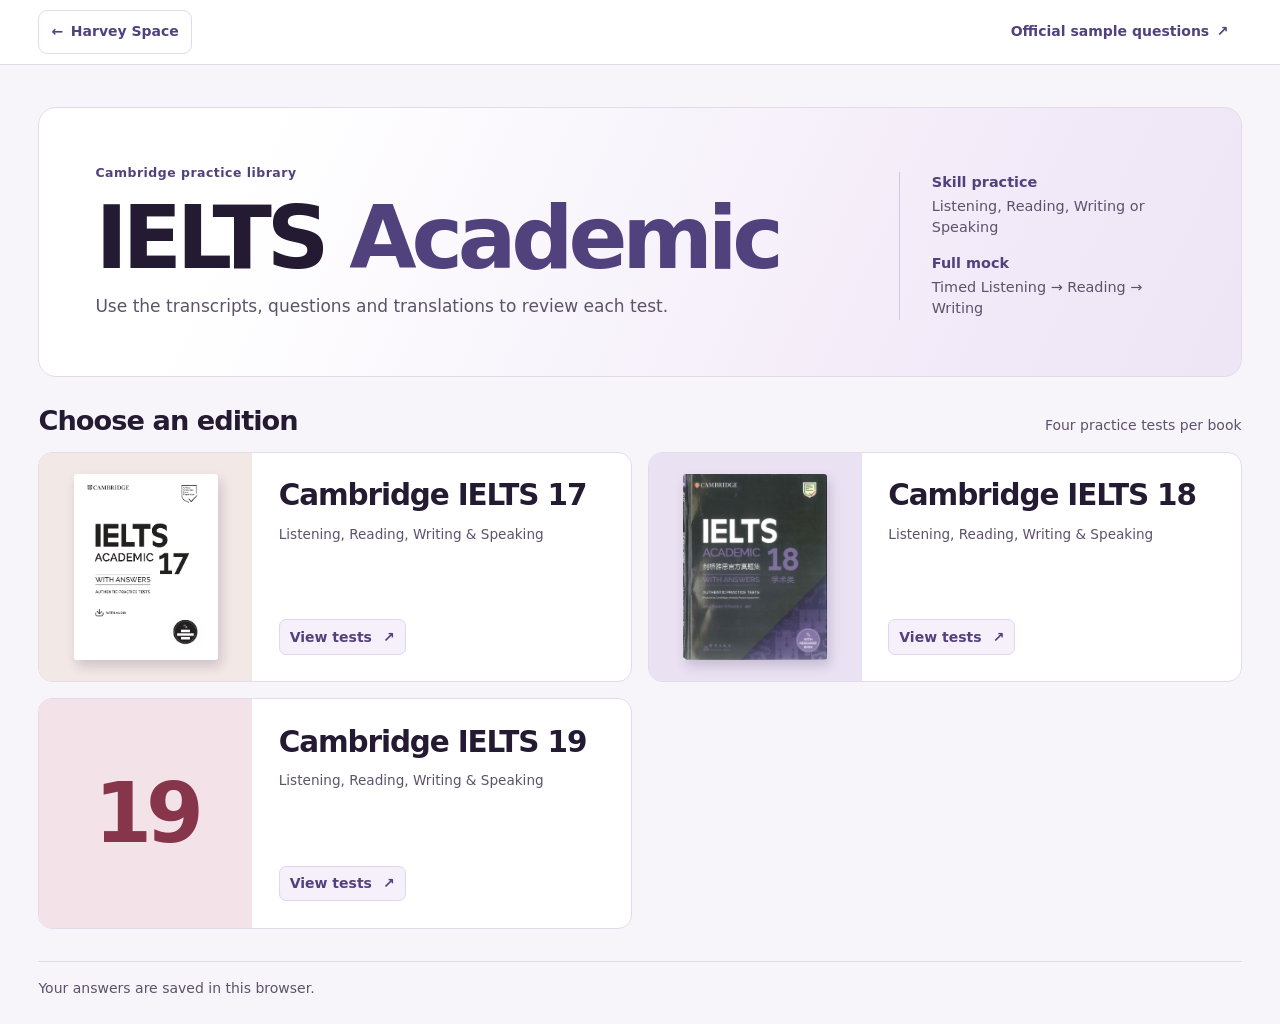
<file: public/ielts/IELTS18 Practice/library.html>
<!doctype html>
<html lang="en">
<head>
  <meta charset="utf-8">
  <meta name="viewport" content="width=device-width, initial-scale=1">
  <meta name="theme-color" content="#f7f4fa">
  <title>IELTS Academic · Harvey Space</title>
  <link rel="stylesheet" href="library.css">
  <link rel="stylesheet" href="../../module-nav.css">
</head>
<body>
  <header class="site-header">
    <div class="shell masthead">
      <a class="home nav-control" href="../../index.html"><span aria-hidden="true">←</span> Harvey Space</a>
      <a class="external nav-control nav-control--quiet" href="https://ielts.org/take-a-test/preparation-resources/sample-test-questions/academic-test" target="_blank" rel="noreferrer">Official sample questions <span aria-hidden="true">↗</span></a>
    </div>
  </header>
  <main class="shell">
    <header class="intro">
      <div class="intro-main">
        <p class="eyebrow">Cambridge practice library</p>
        <h1>IELTS <span>Academic</span></h1>
        <p>Use the transcripts, questions and translations to review each test.</p>
      </div>
      <dl class="practice-formats">
        <div><dt>Skill practice</dt><dd>Listening, Reading, Writing or Speaking</dd></div>
        <div><dt>Full mock</dt><dd>Timed Listening → Reading → Writing</dd></div>
      </dl>
    </header>
    <section class="catalogue" aria-labelledby="books-title">
      <div class="section-heading">
        <h2 id="books-title">Choose an edition</h2>
        <p>Four practice tests per book</p>
      </div>
      <div class="book-grid">
        <a href="17/index.html" class="book">
          <div class="cover cover-17"><img src="17/cover.png" alt=""></div>
          <div class="book-body">
            <h3>Cambridge IELTS 17</h3>
            <p>Listening, Reading, Writing &amp; Speaking</p>
            <span class="book-link">View tests <span aria-hidden="true">↗</span></span>
          </div>
        </a>
        <a href="index.html" class="book">
          <div class="cover cover-18"><img src="cover18.png" alt=""></div>
          <div class="book-body">
            <h3>Cambridge IELTS 18</h3>
            <p>Listening, Reading, Writing &amp; Speaking</p>
            <span class="book-link">View tests <span aria-hidden="true">↗</span></span>
          </div>
        </a>
        <a href="19/index.html" class="book">
          <div class="cover cover-19" aria-hidden="true"><span>19</span></div>
          <div class="book-body">
            <h3>Cambridge IELTS 19</h3>
            <p>Listening, Reading, Writing &amp; Speaking</p>
            <span class="book-link">View tests <span aria-hidden="true">↗</span></span>
          </div>
        </a>
      </div>
    </section>
  </main>
  <footer class="shell footer">Your answers are saved in this browser.</footer>
</body>
</html>
</file>
<file: public/space.css>
:root {
  color-scheme: light;
  --paper: #f8f6fa;
  --ink: #251d33;
  --muted: #584d64;
  --blue: #51417d;
  --lime: #e8d9ee;
  --nav-accent: #51417d;
  --nav-hover-line: #a799bc;
  --nav-hover-bg: #f0e9f7;
  --display: "Arial Black", "Segoe UI Black", Arial, sans-serif;
  --mono: "Cascadia Mono", Consolas, monospace;
  font-family: "Segoe UI", "Microsoft YaHei", sans-serif;
  color: var(--ink);
  background: var(--paper);
}

* { box-sizing: border-box; }
body { margin: 0; }
a { color: inherit; }

a:focus-visible {
  outline: 3px solid var(--blue);
  outline-offset: 4px;
}

.shell {
  width: min(calc(100% - clamp(36px, 6vw, 96px)), 1560px);
  margin-inline: auto;
  padding: 22px 0 40px;
}

.masthead {
  display: flex;
  justify-content: space-between;
  align-items: center;
  gap: 12px;
  padding: 0 0 12px;
  font-size: 0.9375rem;
  font-weight: 700;
}

.wordmark {
  display: inline-flex;
  align-items: center;
  gap: 9px;
  white-space: nowrap;
}

.wordmark-icon {
  width: 18px;
  height: 18px;
  background-color: var(--blue);
  background-image: linear-gradient(90deg, transparent 45%, var(--paper) 45% 55%, transparent 55%),
    linear-gradient(transparent 45%, var(--paper) 45% 55%, transparent 55%);
  transform: rotate(-12deg);
}

.poster {
  display: grid;
  grid-template-columns: minmax(0, 1.2fr) minmax(0, 1fr);
  border: 1px solid var(--ink);
}

.poster-copy {
  container-type: inline-size;
  display: flex;
  flex-direction: column;
  justify-content: center;
  min-height: clamp(385px, 33vw, 545px);
  padding: clamp(20px, 2.5vw, 34px);
}

h1 {
  margin: 13px 0 17px -0.04em;
  font-family: var(--display);
  font-size: min(23.8cqw, 9.7rem);
  font-weight: 900;
  line-height: 0.82;
  letter-spacing: -0.073em;
  text-transform: uppercase;
}

h1 span {
  display: block;
  margin-top: 0.07em;
  color: var(--blue);
}

.poster-art {
  position: relative;
  overflow: hidden;
  isolation: isolate;
  border-left: 1px solid var(--ink);
  background: var(--lime);
}

.poster-art img {
  position: absolute;
  inset: 0;
  width: 100%;
  height: 100%;
  object-fit: cover;
  object-position: center 52%;
  mix-blend-mode: multiply;
}

.modules {
  margin-top: clamp(20px, 2.6vw, 34px);
  scroll-margin-top: 14px;
}

.modules h2 {
  display: flex;
  align-items: baseline;
  justify-content: space-between;
  gap: 8px 16px;
  flex-wrap: wrap;
  margin: 0;
  padding-bottom: 10px;
  font-size: 0.9375rem;
}

.modules h2 span {
  font: 800 clamp(1.35rem, 2.35vw, 2rem)/1.1 var(--display);
  letter-spacing: -0.055em;
  text-transform: uppercase;
}

.module-grid {
  display: grid;
  grid-template-columns: repeat(3, minmax(0, 1fr));
  margin: 0;
  padding: 0;
  border-top: 1px solid var(--ink);
  border-left: 1px solid var(--ink);
  list-style: none;
}

.module-grid > li {
  display: flex;
  min-width: 0;
  border-right: 1px solid var(--ink);
  border-bottom: 1px solid var(--ink);
}

.module {
  display: flex;
  flex: 1;
  flex-direction: column;
  min-width: 0;
  min-height: 178px;
  padding: 18px clamp(15px, 2vw, 24px);
  text-decoration: none;
}

.module-ielts {
  background: var(--blue);
  color: #fff;
}

.module-vocab { background: #f2e6de; }
.module-vocab .module-print {
  color: #783c46;
  font-family: Georgia, "Times New Roman", serif;
  font-weight: 500;
  letter-spacing: -.08em;
  text-transform: none;
}

.module-print {
  margin-left: -0.045em;
  font: 900 clamp(2.55rem, 5.3vw, 4.4rem)/0.95 var(--display);
  letter-spacing: -0.078em;
  text-transform: uppercase;
}

.module-label {
  display: flex;
  align-items: center;
  justify-content: space-between;
  gap: 8px;
  margin-top: auto;
  padding-top: 12px;
}

.module h3 { margin: 0; font-size: 1.125rem; }
.module p { margin: 7px 0 0; color: var(--muted); line-height: 1.5; }
.module-ielts p { color: #fff; }

.module-action {
  padding: 5px 10px;
  border: 1px solid currentColor;
  border-radius: 7px;
  font-size: 0.875rem;
  font-weight: 700;
  white-space: nowrap;
}

.module-ielts:is(:hover, :focus-visible) .module-action {
  border-color: #fff;
  color: var(--blue);
  background: #fff;
}

.module-vocab:is(:hover, :focus-visible) .module-action {
  border-color: var(--ink);
  color: #fff;
  background: var(--ink);
}

a.module:focus-visible { outline-offset: -5px; }
.module-ielts:focus-visible { outline-color: var(--lime); }

.module-reading { background: #e7e0f2; }
.module-reading:is(:hover, :focus-visible) .module-action {
  color: var(--lime);
  background: var(--ink);
}

@media (max-width: 900px) {
  .shell { width: calc(100% - 48px); }
  .poster-copy { min-height: clamp(284px, 43vw, 390px); }
}

@media (max-width: 650px) {
  .shell { width: calc(100% - 32px); padding-top: 14px; }
  .poster { grid-template-columns: 1fr; }
  .poster-copy { min-height: 0; }
  h1 { font-size: min(23.8cqw, 6.8rem); margin-block: 18px; }
  .poster-art {
    aspect-ratio: 1.9;
    border-top: 1px solid var(--ink);
    border-left: 0;
  }
  .poster-art img {
    inset: 50% auto auto 50%;
    width: 69%;
    height: auto;
    transform: translate(-50%, -50%);
    filter: brightness(1.045);
    mask-image: linear-gradient(to right, transparent, #000 8% 92%, transparent);
  }
  .module-grid { grid-template-columns: 1fr; }
  .module { min-height: 148px; }
}

@media (forced-colors: active) {
  .wordmark-icon { border: 1px solid CanvasText; }
  .poster-art img { mix-blend-mode: normal; }
  a.module:focus-visible { outline-color: Highlight; }
}
</file>
<file: public/module-nav.css>
.harvey-nav {
  padding: 9px clamp(16px, 4vw, 32px);
  border-bottom: 1px solid #dce2ef;
  background: #eef1fb;
  color: #303766;
  font: 600 0.9375rem/1.5 "Segoe UI", "Microsoft YaHei", sans-serif;
}

a.harvey-return {
  display: inline-block;
  padding: 3px 0;
  color: inherit;
  font-weight: 600;
  text-decoration: none;
  text-underline-offset: 4px;
}

a.harvey-return:hover { text-decoration: underline; }
a.harvey-return:focus-visible { outline: 2px solid currentColor; outline-offset: 4px; }

a.nav-control {
  display: inline-flex;
  align-items: center;
  justify-content: center;
  gap: .48rem;
  min-height: 44px;
  padding: .43rem .75rem;
  border: 1px solid var(--nav-line, #d9dee8);
  border-radius: 9px;
  color: var(--nav-ink, inherit);
  background: var(--nav-bg, #ffffffa0);
  font-size: .875rem;
  font-weight: 650;
  line-height: 1.25;
  text-decoration: none;
}

a.nav-control--quiet {
  border-color: transparent;
  background: transparent;
}

a.nav-control:is(:hover, :focus-visible) {
  border-color: var(--nav-hover-line, #aab9ed);
  color: var(--nav-accent, #263db9);
  background: var(--nav-hover-bg, #edf1ff);
}

a.nav-control:focus-visible {
  outline: 2px solid var(--nav-accent, #263db9);
  outline-offset: 2px;
}

@media (max-width: 460px) {
  a.nav-control { padding-inline: .52rem; font-size: .8125rem; }
}
</file>
<file: public/workspace.css>
.workspace-shell {
  --shell-gap: clamp(12px, 1.7vw, 24px);
  display: grid;
  grid-template-columns: clamp(184px, 19vw, 238px) minmax(0, 1fr);
  align-items: start;
  gap: var(--shell-gap);
  width: min(1680px, calc(100% - clamp(24px, 5vw, 72px)));
}
.sidebar {
  display: flex;
  flex-direction: column;
  position: sticky;
  top: 22px;
  min-height: min(660px, calc(100dvh - 44px));
  max-height: calc(100dvh - 44px);
  overflow: auto;
  border: 1px solid var(--ink);
  background: #f2ecf7;
}
.sidebar-brand { display: grid; gap: 6px; padding: 17px 15px; border-bottom: 1px solid var(--ink); }
.sidebar-brand .wordmark { width: fit-content; font-size: 1rem; font-weight: 850; text-decoration: none; }
.sidebar-subtitle { color: var(--muted); font-size: .875rem; }
.sidebar-nav { display: grid; gap: 16px; padding: 14px 9px; }
.nav-group h2 { margin: 0 6px 7px; color: var(--muted); font-size: .875rem; font-weight: 650; }
.nav-group ul { display: grid; gap: 3px; margin: 0; padding: 0; list-style: none; }
.nav-group a, .data-button {
  display: flex;
  align-items: center;
  gap: 9px;
  min-height: 40px;
  padding: 5px 7px;
  border: 1px solid transparent;
  border-radius: 4px;
  font-size: .875rem;
  font-weight: 700;
  text-decoration: none;
  white-space: nowrap;
}
.nav-group a:is(:hover, :focus-visible), .data-button:hover { background: #eae0f3; border-color: #cabbd8; }
.nav-group a:focus-visible { outline-offset: -2px; }
.nav-group a[aria-current="page"] { background: var(--blue); color: #fff; border-color: var(--blue); }
.nav-group a[aria-current="page"]:focus-visible { outline-color: #fff; }
.widget-icon.study-icon { width: 23px; font-family: Georgia, serif; }
.study-ielts { background: #e5daf1; color: #51417d; }
.study-vocabulary { background: #f3e5de; color: #783c46; }
.study-reading { background: #e6e0f1; color: #332743; }
.sidebar-footer { margin-top: auto; padding: 7px 9px; border-top: 1px solid #d9cde3; }
.data-button { width: 100%; color: var(--muted); background: transparent; text-align: start; }
.workspace-main { min-width: 0; }
.workspace-main[data-mode="tool"] .dashboard { margin-top: 0; }
.workspace-main[data-mode="tool"] .widget-grid { grid-template-columns: minmax(0, 1fr); }
.workspace-main[data-mode="tool"] .widget { min-height: 214px; }
.workspace-main[data-mode="tool"] .week-days { max-width: 640px; }
.workspace-main[data-mode="tool"] .task-progress { max-width: 640px; }
.workspace-main[data-mode="tool"] .countdown-feature { padding: 16px; }

.study-view { border: 1px solid var(--ink); background: #fffcff; }
.study-header {
  display: flex;
  align-items: center;
  justify-content: space-between;
  flex-wrap: wrap;
  gap: 8px 12px;
  padding: 10px 14px;
  border-bottom: 1px solid var(--ink);
  background: #eae2f2;
}
.study-header h1 { margin: 0; font: 850 clamp(1.15rem, 2.5vw, 1.75rem)/1.12 var(--display); letter-spacing: -.045em; text-transform: none; }
.study-header a { display: inline-flex; align-items: center; text-decoration: none; }
.study-frames iframe { display: block; width: 100%; height: max(510px, calc(100dvh - 100px)); border: 0; background: #fff; }
.poster { grid-template-columns: minmax(0, 1.7fr) minmax(0, 1fr); }
.poster-copy { min-height: clamp(184px, 18vw, 253px); }
.poster h1 {
  margin: 7px 0 9px -0.04em;
  font-size: clamp(2.15rem, 11.5cqw, 6.2rem);
  line-height: .96;
  white-space: nowrap;
}
.poster h1 span { display: inline; margin: 0; }
.poster-art img { object-position: center 56%; }
.hero-date { color: var(--blue); font: 700 .875rem/1.4 var(--mono); }
.hero-label { margin: 0; color: var(--muted); font-size: .9375rem; font-weight: 700; }

.dashboard { margin-top: 23px; scroll-margin-top: 14px; }
.dashboard-head { display: flex; justify-content: space-between; align-items: center; gap: 12px; margin-bottom: 12px; }
.dashboard-head h2 { margin: 0; font-size: clamp(1.4rem, 2.3vw, 1.9rem); line-height: 1.2; }
.dashboard-head p { margin: 5px 0 0; color: var(--muted); font-size: .875rem; }
.widget-grid { display: grid; grid-template-columns: minmax(0, 1.16fr) minmax(0, 1fr); gap: 12px; }
.widget {
  display: flex;
  flex-direction: column;
  min-width: 0;
  min-height: 187px;
  border: 1px solid var(--ink);
  background: #fffcff;
}
.widget-header {
  display: flex;
  justify-content: space-between;
  align-items: center;
  gap: 8px;
  padding: 10px 14px;
  border-bottom: 1px solid var(--ink);
  background: #f1ebf6;
}
.timetable .widget-header { background: #ece5f5; }
.countdown .widget-header { background: var(--blue); color: white; }
.countdown .action { color: white; }
.countdown .action:hover { color: var(--blue); background: white; }
.reminders .widget-header { background: #f2e6de; }
.notes .widget-header { background: #f0e9f7; }
.notes { grid-column: 1 / -1; min-height: 0; }
.widget-heading { display: flex; gap: 9px; align-items: center; }
.widget-heading h3 { margin: 0; font-size: 1.0625rem; line-height: 1.25; }
.widget-icon {
  position: relative;
  display: grid;
  place-items: center;
  flex: none;
  width: 20px;
  height: 20px;
  border: 1px solid currentColor;
  border-radius: 4px;
  font: 700 .875rem/1 var(--mono);
}
.clock-icon { border-radius: 50%; }
.clock-icon::after { content: ""; width: 4px; height: 5px; border: solid currentColor; border-width: 0 0 1px 1px; transform: translate(1px, -2px); }
.calendar-icon::after { content: ""; width: 100%; border-top: 1px solid currentColor; transform: translateY(-3px); }

button, input, select, textarea { font: inherit; }
button { cursor: pointer; }
:is(button, input, select, textarea):focus-visible { outline: 2px solid var(--blue); outline-offset: 2px; }
.countdown button:focus-visible { outline-color: var(--ink); }
.countdown .widget-header button:focus-visible { outline-color: white; }
.action, .quiet {
  min-height: 34px;
  color: var(--blue);
  font-size: .875rem;
  font-weight: 700;
}
.action { padding: 4px 10px; border: 1px solid currentColor; border-radius: 5px; background: transparent; white-space: nowrap; }
.action:hover { background: #ede3f5; }
.action.primary { padding: 7px 12px; background: var(--blue); color: white; border-color: var(--blue); min-height: 39px; }
.action.primary:hover { background: #3d2d65; }
.quiet { padding: 3px 5px; border: 0; border-radius: 4px; background: transparent; }
.quiet:hover { background: #f1ebf6; }
.task-controls { display: flex; align-items: center; flex-wrap: wrap; gap: 5px 10px; margin: 8px 14px 2px; color: var(--muted); font-size: .875rem; }
.task-controls input { color: var(--ink); padding: 3px 6px; border: 1px solid #c8bbd1; border-radius: 4px; background: white; min-width: 0; }
.task-progress { display: flex; align-items: center; gap: 10px; margin: 2px 14px 9px; color: var(--muted); font-size: .875rem; }
.task-progress progress { width: auto; flex: 1; min-width: 0; height: 8px; border: 0; border-radius: 8px; background: #e9e0ef; }
.task-progress progress::-webkit-progress-bar { border-radius: 8px; background: #e9e0ef; }
.task-progress progress::-webkit-progress-value { border-radius: 8px; background: var(--blue); }
.task-progress progress::-moz-progress-bar { border-radius: 8px; background: var(--blue); }
.week-days { display: grid; grid-template-columns: repeat(7, minmax(0, 1fr)); gap: 4px; margin: 11px 14px 7px; }
.week-days button { min-height: 34px; padding: 2px; border: 1px solid transparent; border-radius: 4px; color: var(--ink); font-size: .875rem; background: #f4eff8; }
.week-days button[aria-current="date"] { text-decoration: underline; text-underline-offset: 3px; }
.week-days button[aria-pressed="true"] { color: white; background: var(--blue); }
.week-days button:hover { border-color: var(--blue); }

.item-list { list-style: none; margin: 0; padding: 0 14px; flex: 1; display: flex; flex-direction: column; min-width: 0; }
.item-list .empty { flex: 1; display: flex; align-items: center; min-height: 55px; padding: 10px 0; font-size: .9375rem; color: var(--muted); }
.item-row { display: flex; align-items: center; gap: 9px; min-width: 0; min-height: 48px; padding: 7px 0; }
.item-row + .item-row { border-top: 1px solid #e9e0ef; }
.item-title { min-width: 0; flex: 1; display: grid; gap: 3px; overflow-wrap: anywhere; }
.item-title strong { font-size: .9375rem; }
.item-meta, .item-time { color: var(--muted); font-size: .875rem; }
.item-time { flex: none; font-family: var(--mono); }
.item-title .note-text { white-space: pre-wrap; }
.item-row.is-done strong { text-decoration: line-through; color: var(--muted); }
.item-row.is-due .item-meta, .item-row.is-important .item-meta { color: #883a43; font-weight: 700; }
.task-check { width: 18px; height: 18px; margin: 0 0 0 2px; flex: none; accent-color: var(--blue); cursor: pointer; }
.countdown-feature { margin: 13px 14px 4px; padding: 12px; border: 1px solid #d7c8e6; background: #f4eef9; display: grid; gap: 5px; overflow-wrap: anywhere; }
.countdown-feature:has(+ .item-list:empty) { margin-bottom: 13px; }
.countdown-feature-head { display: flex; justify-content: space-between; align-items: center; gap: 8px; }
.countdown-feature[hidden], [hidden] { display: none !important; }
.countdown-value { font: 800 clamp(1.35rem, 3vw, 2.25rem)/1.2 var(--mono); color: var(--blue); }
.countdown-value span { font-family: "Segoe UI", "Microsoft YaHei", sans-serif; font-size: .875rem; margin-right: .35em; }
.workspace-notice { margin: 0 0 12px; padding: 9px 12px; border: 1px solid #b08182; background: #f8eee9; color: #71313b; font-size: .9375rem; }
.notes .item-list { display: grid; grid-template-columns: repeat(auto-fit, minmax(min(100%, 240px), 1fr)); gap: 8px 20px; }
.notes .item-row + .item-row { border-top: 0; }

dialog { width: min(440px, calc(100% - 28px)); max-height: calc(100% - 28px); padding: 0; border: 1px solid var(--ink); background: #fffcff; color: var(--ink); box-shadow: 6px 6px 0 #20172e44; }
dialog::backdrop { background: #251d3366; }
.dialog-header { display: flex; justify-content: space-between; align-items: center; gap: 12px; padding: 10px 14px; border-bottom: 1px solid var(--ink); background: #ece5f5; }
.dialog-header h2 { margin: 0; font-size: 1.25rem; }
.close-dialog { width: 34px; height: 34px; padding: 0; border: 1px solid currentColor; border-radius: 5px; background: transparent; color: var(--ink); font-size: 1.25rem; }
#dialog-content, .cloud-dialog-content { padding: 14px; }
.workspace-form, .form-field { display: grid; gap: 10px; }
.form-field { gap: 4px; min-width: 0; font-size: .9375rem; font-weight: 600; }
.form-field :is(input, textarea, select) { width: 100%; min-width: 0; padding: 7px 8px; border: 1px solid #a99ab7; border-radius: 4px; background: white; color: var(--ink); font-size: 1rem; }
.form-field select { appearance: none; padding-right: 25px; background: linear-gradient(45deg, transparent 50%, var(--blue) 50%) right 13px center / 5px 5px no-repeat, linear-gradient(135deg, var(--blue) 50%, transparent 50%) right 8px center / 5px 5px no-repeat, white; }
.form-field textarea { resize: vertical; }
.form-pair { display: grid; grid-template-columns: 1fr 1fr; gap: 8px; }
.form-actions { display: flex; justify-content: flex-end; gap: 8px; flex-wrap: wrap; margin-top: 4px; }
.form-actions .danger { margin-right: auto; color: #883a43; }
.quick-options { display: grid; grid-template-columns: 1fr 1fr; gap: 8px; }
.dialog-info { margin: 0 0 12px; color: var(--muted); line-height: 1.55; }
.form-error { color: #883a43; margin: 0; }

@media (max-width: 940px) {
  .widget-grid { grid-template-columns: minmax(0, 1fr); }
}
@media (max-width: 720px) {
  .workspace-shell { grid-template-columns: minmax(0, 1fr); }
  .sidebar { position: static; min-height: 0; max-height: none; }
  .sidebar-brand { padding: 11px 12px; }
  .sidebar-subtitle { display: none; }
  .sidebar-nav { gap: 8px; padding: 9px 7px; }
  .nav-group { min-width: 0; }
  .nav-group ul { display: flex; overflow-x: auto; scrollbar-width: thin; padding-bottom: 3px; }
  .nav-group h2 { margin-bottom: 3px; }
  .nav-group a { min-height: 36px; }
  .sidebar-footer { padding: 1px 7px; }
  .data-button { width: auto; min-height: 34px; }
  .study-frames iframe { height: max(500px, calc(100dvh - 280px)); }
  .poster { grid-template-columns: minmax(0, 1.75fr) minmax(0, 1fr); }
  .poster-copy { min-height: 136px; padding: 14px; }
  .poster-art { border-top: 0; border-left: 1px solid var(--ink); aspect-ratio: auto; }
  .poster-art img { inset: 0; width: 100%; height: 100%; transform: none; mask-image: none; object-position: center; }
  .widget { min-height: 0; }
  .item-list .empty { min-height: 53px; }
}
@media (max-width: 540px) {
  .poster h1 { white-space: normal; font-size: clamp(2.1rem, 21cqw, 4.2rem); }
  .poster h1 span { display: block; }
}
</file>
<file: public/reading/reader.css>
:root {
  color-scheme: light;
  --page: #f2f1ec;
  --sheet: #faf8ee;
  --panel: #f6f3e8;
  --ink: #20271f;
  --muted: #565c51;
  --border: #c9c8b9;
  --accent: #263db9;
  --accent-tint: #e7eaf9;
  --selected: #d9def7;
  --brand: #e8fa63;
  --reader-size: 21px;
  --reader-leading: 1.8;
  --ui: "Segoe UI", "Microsoft YaHei", sans-serif;
  font: 16px/1.5 var(--ui);
  background: var(--page);
  color: var(--ink);
}
:root[data-theme="light"] {
  --page: #f5f6f8; --sheet: #fff; --panel: #fafbfd; --ink: #181c24;
  --muted: #4d5564; --border: #d5d9e0; --accent-tint: #e9edfb;
}
:root[data-theme="dark"] {
  color-scheme: dark;
  --page: #151923; --sheet: #1d2230; --panel: #202635; --ink: #edf0f6;
  --muted: #bdc4d1; --border: #454d5e; --accent: #b2bfff;
  --accent-tint: #313e60; --selected: #425383; --brand: #bfcf5a;
}
* { box-sizing: border-box; }
[hidden] { display: none !important; }
body { margin: 0; min-height: 100vh; }
button, input { font: inherit; }
button { color: inherit; }
button, a, input { -webkit-tap-highlight-color: transparent; }
button:focus-visible, a:focus-visible, input:focus-visible {
  outline: 2px solid var(--accent); outline-offset: 3px;
}
a { color: var(--accent); text-underline-offset: .2em; }
button {
  border: 1px solid var(--border);
  border-radius: 5px;
  background: var(--sheet);
  padding: .42em .7em;
  font-size: .875rem;
  line-height: 1.4;
  cursor: pointer;
}
button:hover:not(:disabled), button[aria-pressed="true"] {
  color: var(--accent); border-color: var(--accent); background: var(--accent-tint);
}
button:disabled { opacity: .45; cursor: default; }
::selection { color: var(--ink); background: var(--selected); }
.skip-link { position: fixed; z-index: 20; top: .5rem; left: .5rem; transform: translateY(-150%); background: var(--sheet); padding: .6rem; }
.skip-link:focus { transform: none; }
.sr-only { position: absolute; width: 1px; height: 1px; padding: 0; overflow: hidden; clip-path: inset(50%); white-space: nowrap; }
.topbar {
  position: sticky; top: 0; z-index: 5;
  min-height: 58px; display: flex; align-items: center; justify-content: space-between; flex-wrap: wrap;
  gap: .6rem 1.5rem; padding: .55rem clamp(.9rem, 3vw, 2.5rem);
  background: var(--panel); border-bottom: 1px solid var(--border);
}
.brand, .home, .top-actions { display: flex; align-items: center; gap: .65rem; }
.top-actions { flex-wrap: wrap; }
.brand { font-size: .9375rem; font-weight: 700; }
.home { white-space: nowrap; text-decoration: none; color: var(--ink); }
.home:hover { color: var(--accent); }
.brand-mark { width: 14px; height: 14px; background: var(--accent); transform: rotate(-10deg); }
.brand-divider { width: 1px; height: 1rem; background: var(--border); }
.brand-module { color: var(--muted); }
.progress-track { position: absolute; inset: auto 0 -1px; height: 2px; background: var(--border); }
#progress-line { height: 100%; width: 0; background: var(--accent); }
.layout { display: grid; grid-template-columns: 268px minmax(0, 1fr); min-height: calc(100vh - 58px); }
.shelf {
  position: sticky; top: var(--top-height, 58px); align-self: start; height: calc(100dvh - var(--top-height, 58px));
  display: flex; flex-direction: column; min-height: 0; padding: 1.15rem 1rem 1rem;
  background: var(--panel); border-right: 1px solid var(--border); overflow: hidden;
}
.shelf-heading, .chapter-heading, .pane-heading, .range-label {
  display: flex; align-items: center; justify-content: space-between; gap: .5rem;
}
.shelf h2, .pane-heading h2 { margin: 0; font-size: 1rem; }
#close-shelf { display: none; }
.books { display: grid; gap: .4rem; margin: .65rem 0 1.1rem; }
.book-option {
  display: grid; grid-template-columns: 5px minmax(0, 1fr); align-items: stretch;
  gap: .65rem; text-align: left; width: 100%; padding: .5rem .65rem; min-height: 48px;
}
.book-option::before { content: ""; background: var(--book-accent); border-radius: 2px; }
.book-option strong, .book-option small { display: block; }
.book-option strong { font-size: .95rem; }
.book-option small { margin-top: .1rem; color: var(--muted); font-size: .78rem; }
.book-option[data-id="jane"] { --book-accent: #8c59a1; }
.book-option[data-id="wind"] { --book-accent: #45816d; }
.book-option[data-id="valorant"] { --book-accent: #ab504b; }
.bookmark-actions { display: flex; gap: .4rem; margin: -.5rem 0 .7rem; }
.bookmark-actions button { padding: .3rem .48rem; font-size: .78rem; }
#bookmark[data-saved] { color: var(--accent); border-color: var(--accent); }
.chapter-heading { padding: .55rem .2rem; border-top: 1px solid var(--border); }
.chapter-heading span { color: var(--muted); font-size: .8rem; }
.chapters { min-height: 0; overflow: auto; overscroll-behavior: contain; padding: 0 4px .2rem 0; }
.chapter-link {
  display: grid; grid-template-columns: 2ch minmax(0, 1fr) auto; gap: .55em; align-items: baseline;
  padding: .52rem .5rem; color: var(--ink); text-decoration: none; font-size: .875rem; border-radius: 4px;
}
.chapter-link [data-number] { color: var(--muted); font-variant-numeric: tabular-nums; }
.chapter-link:hover, .chapter-link[aria-current="page"] { background: var(--accent-tint); color: var(--accent); }
.chapter-link[aria-current="page"] { box-shadow: inset 3px 0 var(--accent); font-weight: 700; }
.chapter-link .saved { color: var(--accent); }
.reader { min-width: 0; background: var(--sheet); }
.reader article {
  width: min(100%, 802px); margin: 0 auto; padding: clamp(1.65rem, 6vw, 4.7rem) clamp(1.4rem, 5vw, 3.9rem) 4rem;
}
.chapter-meta {
  display: flex; align-items: baseline; gap: .5rem 1rem; flex-wrap: wrap;
  color: var(--muted); font-size: .875rem; font-weight: 700;
}
.chapter-meta span:first-child { color: var(--accent); }
h1 {
  margin: .45rem 0 .4rem; font: 700 clamp(2.3rem, 5.2vw, 4.15rem)/1.02 Georgia, "Times New Roman", serif;
  letter-spacing: -.055em; overflow-wrap: anywhere; scroll-margin-top: 80px;
}
.chapter-tools { display: flex; flex-wrap: wrap; align-items: center; gap: .55rem; margin: 1.3rem 0 0; }
#progress-label { margin-left: auto; color: var(--muted); font-size: .875rem; font-variant-numeric: tabular-nums; }
.prose { font: var(--reader-size)/var(--reader-leading) Georgia, "Times New Roman", serif; margin-top: 1.35rem; padding-top: 1.1rem; border-top: 1px solid var(--border); }
.read-block { position: relative; margin: 0 3.4rem .9em 0; overflow-wrap: break-word; }
.read-block .text { white-space: pre-wrap; }
.read-block.heading { font-size: 1.25em; line-height: 1.28; margin-top: 1.3em; font-weight: 700; }
.read-block.subheading { font-size: 1.1em; font-weight: 700; margin-top: 1em; }
.read-block.dialogue { padding-inline-start: .75em; border-inline-start: 2px solid var(--border); margin-bottom: .45em; }
.read-block.keyline { font-weight: 700; }
.read-block.bullet { padding-inline-start: 1em; }
.read-block.bullet::before { content: "•"; position: absolute; left: 0; color: var(--muted); }
.lookup {
  opacity: .72;
  position: absolute; inset: .38em -3.4rem auto auto; padding: .13rem .3rem; white-space: nowrap; min-width: 2.15rem; min-height: 1.7rem;
  font: 600 .75rem/1 var(--ui); color: var(--muted); background: var(--sheet);
}
.read-block:hover > .lookup, .read-block:focus-within > .lookup { color: var(--accent); border-color: var(--accent); opacity: 1; }
.read-block:has(.selection) { background: var(--accent-tint); }
.selection { background: var(--selected); border-radius: 2px; }
.user-highlight { background: #f5df91; color: #29230f; border-radius: 2px; }
[data-theme="dark"] .user-highlight { background: #5e4d27; color: #fff2cc; }
.highlight-anchor { outline: 2px solid var(--accent); outline-offset: 3px; }
.reference-link { display: inline-block; margin-top: .1rem; font: .85rem var(--ui); }
.has-term .known-term {
  text-decoration: underline dotted var(--accent);
  text-underline-offset: .2em;
}
.turn-page {
  display: flex; justify-content: space-between; gap: 1rem;
  margin-top: 2.35rem; padding-top: 1rem; border-top: 1px solid var(--border);
}
.settings, .inspector, .selection-menu { box-shadow: 0 15px 45px #0b112626; }
.settings {
  position: fixed; z-index: 10; top: calc(var(--top-height, 58px) + 6px); right: clamp(.75rem, 3vw, 2.5rem);
  width: min(325px, calc(100vw - 1.5rem)); padding: 1rem;
  border: 1px solid var(--border); border-radius: 8px; background: var(--panel);
}
.settings fieldset { border: none; padding: 0; margin: .75rem 0 1rem; }
.settings legend, .range-label, .check-label { font-size: .875rem; font-weight: 600; }
.choices { display: flex; gap: .4rem; margin-top: .35rem; }
.choices button { flex: 1; }
.settings input[type="range"] { width: 100%; margin: .35rem 0 .75rem; accent-color: var(--accent); }
.range-label output { color: var(--muted); font-weight: 400; }
.check-label { display: flex; gap: .4em; align-items: center; }
.check-label input { accent-color: var(--accent); }
.selection-menu {
  position: fixed; z-index: 12; display: flex; gap: .35rem; padding: .35rem;
  border: 1px solid var(--border); border-radius: 8px; background: var(--panel);
}
.inspector {
  position: fixed; inset: calc(var(--top-height, 58px) + 6px) .7rem .65rem auto; z-index: 8;
  display: flex; flex-direction: column; width: min(365px, calc(100vw - 1.4rem));
  border: 1px solid var(--border); border-radius: 8px; background: var(--panel); overflow: hidden;
}
.inspector .pane-heading { padding: .85rem .95rem .55rem; }
.inspector-tabs { display: flex; flex-wrap: wrap; gap: .4rem; padding: 0 .95rem .65rem; border-bottom: 1px solid var(--border); }
.inspector-body { overflow: auto; overscroll-behavior: contain; padding: .9rem 1rem 1rem; }
.inspector-body h3 { margin: .1rem 0 .6rem; font-size: .95rem; }
.inspector-body p { margin: 0 0 .75rem; line-height: 1.65; overflow-wrap: anywhere; }
.inspector-body .selected-quote {
  padding: .55rem .65rem; margin: 0 0 .95rem; border-left: 2px solid var(--accent);
  color: var(--muted); background: var(--sheet); font: 1rem/1.55 Georgia, "Times New Roman", serif;
}
.inspector-body .selected-quote.whole-block {
  display: -webkit-box;
  -webkit-line-clamp: 3;
  -webkit-box-orient: vertical;
  overflow: hidden;
}
.inspector-body .translation { white-space: pre-line; }
.term-card {
  padding: .75rem 0; border-top: 1px solid var(--border);
}
.term-card h4 { margin: 0 0 .35rem; color: var(--accent); font: 700 1.17rem/1.25 Georgia, "Times New Roman", serif; }
.term-card .meaning { font-weight: 700; margin-bottom: .4rem; }
.term-card .usage { font-size: .9rem; }
.term-card .example { padding: .55rem .65rem; background: var(--sheet); font-size: .9rem; }
.term-card .example span { display: block; color: var(--muted); margin-top: .2rem; }
.term-card details summary { cursor: pointer; color: var(--accent); font-size: .875rem; }
.term-card details > div { margin-top: .55rem; }
.highlight-card { border-top: 1px solid var(--border); padding: .7rem 0; }
.highlight-card h4 { margin: 0 0 .35rem; font-size: .9rem; }
.highlight-card p { margin: 0 0 .55rem; }
.highlight-card > div { display: flex; gap: .4rem; }
.original-terms { margin-top: 1.1rem; }
.original-terms summary { font-weight: 700; cursor: pointer; }
.original-terms ul { padding-left: 1.25rem; margin-bottom: 0; }
.original-terms li { margin-bottom: .45rem; }
body.shelf-closed .layout { grid-template-columns: minmax(0, 1fr); }
body.shelf-closed .shelf { display: none; }
@media (min-width: 1250px) {
  body.has-inspector .reader { margin-right: 380px; }
}
@media (max-width: 850px) {
  .layout { grid-template-columns: minmax(0, 1fr); }
  .shelf {
    position: fixed; z-index: 7; left: .5rem; top: var(--top-height, 58px); bottom: .5rem;
    width: min(288px, calc(100vw - 1rem)); height: auto; border: 1px solid var(--border); border-radius: 7px;
    box-shadow: 0 15px 50px #0b112626;
  }
  #close-shelf { display: block; }
  .reader article { padding-inline: clamp(1rem, 4vw, 2.5rem); }
  .read-block { margin-right: 3rem; }
  .lookup { right: -3rem; }
  .inspector { top: auto; max-height: min(66dvh, 590px); bottom: .5rem; }
}
@media (max-width: 450px) {
  .topbar { gap: .35rem .4rem; padding: .45rem .65rem; }
  .brand, .top-actions { gap: .3rem; }
  .brand-module, .brand-divider { display: none; }
  .top-actions button { padding: .36rem .43rem; }
}
</file>
<file: public/ielts/IELTS18 Practice/style.css>
*{box-sizing:border-box} :root{font-family:"Inter","Segoe UI","Microsoft YaHei",sans-serif;color:#20242a;background:#f5f6f8;--red:#a72338;--dark:#242630;--line:#dce0e6;--muted:#5e6673;--paper:#fff}
body{margin:0} button,textarea,input,select{font:inherit} button, a, input[type=range]{cursor:pointer} button{border:1px solid var(--line);border-radius:6px;background:white;color:inherit;padding:9px 13px} button:hover{background:#f2f3f6;border-color:#a8afba} button:focus-visible,a:focus-visible,input:focus-visible,textarea:focus-visible,select:focus-visible{outline:3px solid #b34053;outline-offset:2px} a{color:#942239} button.primary{background:var(--red);color:white;border-color:var(--red)} button.primary:hover{background:#8d1a2e} button[aria-pressed=true]{background:#f7e6e9;border-color:var(--red);color:#861e2f}
.top{height:64px;padding:0 max(24px,calc((100vw - 1100px)/2));display:flex;align-items:center;gap:16px;background:var(--dark);color:white}
.brand{font-weight:750;font-size:19px;white-space:nowrap}.brand span{color:#f09bab}.top small{color:#e5e5e9}.landing{max-width:1100px;margin:auto;padding:46px 24px 28px}.landing h1{font-size:clamp(32px,5vw,54px);letter-spacing:-.055em;margin:0 0 12px}.landing p{margin:0;color:var(--muted);line-height:1.65}.section-head{display:flex;justify-content:space-between;gap:12px;align-items:center;margin:36px 0 12px}.section-head h2{margin:0;font-size:20px}.section-head a{font-size:13px}.tests{display:grid;gap:10px}.test-row{background:white;border:1px solid var(--line);border-radius:10px;padding:16px 18px;display:grid;grid-template-columns:115px 1fr auto;align-items:center;gap:16px}.test-row strong{font-size:20px}.test-actions{display:flex;flex-wrap:wrap;gap:8px}.resources{margin-top:32px;display:flex;gap:18px;flex-wrap:wrap;font-size:14px}.landing .note{margin-top:20px;font-size:13px}
.exam{height:100vh;height:100dvh;display:grid;grid-template-rows:auto auto minmax(0,1fr) auto;background:#fff}.exam-top{background:var(--dark);color:white;display:flex;align-items:center;justify-content:space-between;gap:12px;padding:11px 22px}.exam-top button{border-color:#686977;background:transparent;color:#fff}.exam-top button:hover{background:#454654}.exam-top .primary{background:var(--red);border-color:var(--red)}.exam-title{display:flex;gap:17px;align-items:center}.exam-title strong{white-space:nowrap}.clock{font-variant-numeric:tabular-nums;font-weight:750;font-size:20px}.clock.soon{color:#ffd0d7}.toolbar{background:#f3f4f6;border-bottom:1px solid var(--line);display:flex;align-items:center;justify-content:space-between;gap:8px 15px;flex-wrap:wrap;padding:10px 22px}.toolbar strong{font-size:16px}.tools,.group{display:flex;align-items:center;flex-wrap:wrap;gap:8px}.tools button,.group button{padding:6px 9px;font-size:13px}.audio-label{display:flex;align-items:center;gap:6px;font-size:13px}.audio-label input{width:78px;accent-color:var(--red)}
.workspace{min-height:0;display:grid;grid-template-columns:minmax(0,1fr) minmax(0,1fr);background:#f6f6f8}.workspace.listening{grid-template-columns:minmax(0,1fr) minmax(255px,320px)}.workspace.speaking{grid-template-columns:1fr}.pane{overflow:auto;overscroll-behavior:contain;padding:16px 18px;min-width:0}.pane+.pane{border-left:1px solid #cfd4dc;background:#fff}.pane-title{font-size:14px;font-weight:700;margin:0 auto 12px;max-width:800px;color:var(--muted)}.scan{position:relative;max-width:calc(720px * var(--zoom,1));margin:0 auto 12px;background:white;overflow:hidden;border:1px solid #dfe1e5;border-radius:3px}.scan img{display:block;width:100%;height:auto;user-select:none;-webkit-user-drag:none}.workspace.marking .scan{cursor:crosshair;touch-action:none}.mark{position:absolute;background:#ffdf3c70;mix-blend-mode:multiply;pointer-events:none}.answer-box{max-width:720px;margin:0 auto 12px}.answer-box h3{font-size:15px;margin:4px 0 12px}.answer-grid{display:grid;grid-template-columns:repeat(auto-fit,minmax(120px,1fr));gap:8px 10px}.listening .answer-grid{grid-template-columns:1fr}.field{display:grid;grid-template-columns:30px minmax(0,1fr) 28px;align-items:center;gap:5px;font-size:14px;border-radius:4px}.field label{font-weight:650;text-align:center}.field input{min-width:0;width:100%;padding:7px 6px;border:1px solid #aab2bd;border-radius:4px;background:white;color:#20242a}.field button{padding:5px 2px;font-size:15px}.active-field{background:#f7e8eb}.question-page{margin-bottom:18px}.writing-box{height:100%;display:flex;flex-direction:column;gap:10px}.writing-box label{font-weight:700}.writing-box textarea{width:100%;flex:1;min-height:240px;line-height:1.55;padding:13px;resize:none;border:1px solid #adb5bf;border-radius:5px;color:#20242a;background:white}.word-count{font-size:13px;color:var(--muted);align-self:flex-end}
.bottom{background:white;border-top:1px solid #cfd4dc;padding:9px 16px;display:flex;justify-content:space-between;align-items:center;gap:12px}.nav{display:flex;gap:5px;overflow:auto;padding:3px;scrollbar-width:thin}.nav button{min-width:31px;min-height:31px;padding:4px 5px;white-space:nowrap;font-size:13px;position:relative}.nav button.answered{background:#ddeee7;border-color:#91b3a4}.nav button.current{background:#262a36;color:white;border-color:#262a36}.nav button.flagged:after{content:"";position:absolute;right:2px;top:2px;width:6px;height:6px;background:#e8a42c;border-radius:50%}.next-prev{display:flex;gap:6px;flex-shrink:0}.next-prev button{padding:5px 10px;font-size:17px}
dialog{width:min(560px,calc(100vw - 24px));border:1px solid var(--line);border-radius:12px;padding:24px;box-shadow:0 18px 55px #171b2740}dialog::backdrop{background:#23252e68}dialog h2{margin:0 0 12px}dialog p{line-height:1.6;color:var(--muted)}dialog textarea{width:100%;min-height:105px;padding:10px;border:1px solid #aab2bd;border-radius:6px}.dialog-actions{display:flex;flex-wrap:wrap;justify-content:flex-end;gap:8px;margin-top:18px}.review{max-width:1100px;margin:auto;padding:28px 24px}.review h1{margin:18px 0 8px}.review h2{font-size:17px}.review p{color:var(--muted)}.review-tabs{display:flex;gap:8px;flex-wrap:wrap;margin:18px 0}.review-grid{display:grid;grid-template-columns:1fr 1.1fr;gap:14px;align-items:start}.review-col{background:white;border:1px solid var(--line);border-radius:8px;padding:14px;min-width:0}.review-col h2{margin-top:0}.review table{border-collapse:collapse;width:100%;font-size:14px}.review td,.review th{border-bottom:1px solid var(--line);text-align:left;padding:6px;overflow-wrap:anywhere}.review pre{white-space:pre-wrap;overflow-wrap:anywhere;font:inherit;line-height:1.65}.review details{margin-top:14px}.correct{color:#186345}.incorrect{color:#a72338}
@media(max-width:760px){.test-row{grid-template-columns:1fr auto;gap:9px}.test-actions{grid-row:2;grid-column:1/-1}.exam-top,.toolbar{padding-left:10px;padding-right:10px}.exam-title{gap:7px;font-size:13px}.exam-top .brand{font-size:14px}.clock{font-size:15px}.pane{padding:8px}.workspace.listening{grid-template-columns:minmax(0,1fr) minmax(122px,34%)}.answer-grid{grid-template-columns:1fr}.scan{min-width:270px}.review-grid{grid-template-columns:1fr}.bottom{padding:6px;gap:4px}}
.reading-right{min-height:0;min-width:0;display:grid;grid-template-rows:minmax(0,1fr) auto;border-left:1px solid #cfd4dc;background:white}.reading-right #answerPane{max-height:32vh;border-left:0;border-top:1px solid var(--line);padding:10px 15px 0}#questionScans{position:relative}.reading-right .answer-grid{grid-template-columns:repeat(auto-fit,minmax(165px,1fr))}.pane .question-page:last-child{margin-bottom:0}


.paper{container-type:inline-size;aspect-ratio:935/1251;background:#fff;color:#1b1d22;font-family:Arial,sans-serif;user-select:text;overflow:hidden}
.paper-line{position:absolute;display:block;z-index:2;white-space:pre;transform-origin:left top;line-height:1.04;user-select:text;cursor:text}
.workspace:is(.reading,.listening) :is(.paper,.paper-line){-webkit-user-select:text;user-select:text;-webkit-touch-callout:default}
.paper-line.bold,.paper-line.badge{font-weight:700}.paper-line.badge{color:#fff;background:#3d4241;box-shadow:0 0 0 1.5cqw #3d4241;letter-spacing:.03em}
.paper-line mark,.part-script mark,.reading-translation-dialog [data-reference-mark] mark{color:inherit;background:#ffdf57;border-radius:1px}
.paper-line::selection,.paper-line *::selection{background:#a9ccfa;color:#171c23}
.paper .paper-figure{position:absolute;z-index:1;object-fit:contain;display:block}
.paper-rule{position:absolute;background:#8a8d91;pointer-events:none}
.paper-rule.dotted{background:none;border-bottom:1px dotted #62656b}
.paper-number{position:absolute;right:8.6%;bottom:3.2%;font-size:1.6cqw;color:#666;user-select:none}
#text-highlight-menu{z-index:25;position:fixed;box-shadow:0 3px 14px #1115;border:1px solid #9f7822;background:#fff4c3;padding:6px 10px;font-size:13px}
#text-highlight-menu[hidden]{display:none}
#mark:disabled{opacity:.62;cursor:default}
#dialog.paper-dialog{width:min(850px,calc(100vw - 32px));max-height:88dvh;overflow:auto}
.paper-dialog .dialog-actions{position:sticky;bottom:-1px;background:white;padding:7px 0;z-index:5;border-top:1px solid #dde1e6}
.resource-text{display:flex;flex-wrap:wrap;gap:.4rem;margin:10px 0 14px}
.review .answer-resources{display:flex;gap:8px;flex-wrap:wrap;align-items:center}


.resources{align-items:center}

.exam:has(.listening-actions){grid-template-columns:minmax(0,1fr)}
.listening-actions{width:100%;display:flex;align-items:center;flex-wrap:wrap;gap:8px 12px;border-top:1px solid var(--line);padding-top:8px}
.practice-part{font-size:13px;font-weight:700;color:var(--muted)}
.listening-actions button{padding:6px 9px;font-size:13px}
.practice-links{display:flex;flex-wrap:wrap;gap:6px;margin-inline-start:auto}
.practice-player{display:flex;flex-wrap:wrap;align-items:center;gap:6px;max-width:100%;min-width:0}
.listening-actions [hidden]{display:none}
.practice-player audio{display:block;width:min(365px,70vw);max-width:100%;height:36px}
.listening-skip{display:flex;gap:4px}
.listening-skip button{white-space:nowrap}
.practice-player [data-audio-play]{min-width:60px}
@media(pointer:coarse){.practice-player .listening-skip button{min-height:44px}}
.listening-skip button:disabled,.transcript-player button:disabled{cursor:default;opacity:.55}
#dialog.part-dialog{width:min(800px,calc(100vw - 28px));max-height:89dvh;overflow:auto}
#dialog.part-dialog[open]:has(.part-transcript-tools){display:flex;flex-direction:column;overflow:hidden}
.part-transcript-tools{display:flex;flex-wrap:wrap;align-items:center;gap:8px 16px;margin:0 0 10px}
.part-language{display:flex;flex-wrap:wrap;gap:8px}
#transcript-highlight:enabled{background:#fff4c3;border-color:#b58a30}
#transcript-highlight:disabled{cursor:default;opacity:.58}
.transcript-player{display:flex;flex:1 1 320px;align-items:center;gap:8px;min-width:0;padding:5px 8px;background:#f3f4f6;border:1px solid var(--line);border-radius:8px}
.transcript-player button{padding:6px 8px;font-size:13px}
.transcript-seek{flex:1 1 auto;min-width:60px;width:0;margin:0;accent-color:var(--red)}
.transcript-time{font-size:13px;font-variant-numeric:tabular-nums;white-space:nowrap}
.part-script{position:relative;line-height:1.7;min-height:0;max-height:60dvh;overflow:auto;overscroll-behavior:contain;padding:2px 12px 2px 0;border-top:1px solid var(--line)}
.part-script p{color:inherit;margin:9px 0;line-height:inherit;overflow-wrap:anywhere}
.part-script h3{margin:8px 0 12px;font-size:16px}
.part-script-divider{height:0;border:0;border-top:1px solid var(--line);margin:22px 0}
.part-question-group h3{color:var(--muted);font-weight:700}
.part-script[hidden]{display:none}
.part-answer-list{border-top:1px solid var(--line);max-height:60dvh;overflow-y:auto;overscroll-behavior:contain}
.part-answer{border-bottom:1px solid var(--line)}
.part-answer summary{display:grid;grid-template-columns:4rem minmax(0,1fr) minmax(0,1fr) 3.5rem 4rem;align-items:center;gap:8px;padding:9px 7px;min-height:48px;cursor:pointer;list-style:none;font-size:14px}
.part-answer summary::-webkit-details-marker{display:none}
.part-answer summary:focus-visible{outline:2px solid var(--red);outline-offset:-2px}
.part-answer summary:hover,.part-answer[open] summary{background:#f4f5f7}
.part-answer-number,.part-answer-status{font-weight:650}
.part-answer-value{overflow-wrap:anywhere}
.part-answer-value small{display:block;color:var(--muted)}
.part-answer-toggle{color:var(--red);font-weight:650;text-align:right}
.part-answer-toggle::before{content:"看解析"}
.part-answer[open] .part-answer-toggle::before{content:"收起"}
.part-explanation{padding:12px 15px 15px;background:#fafafb}
.part-explanation h3{font-size:14px;margin:0 0 4px}
.part-explanation p{font-size:15px;line-height:1.65;color:inherit;overflow-wrap:anywhere;margin:0 0 10px}
.part-explanation p:last-child{margin-bottom:0}
@media(max-width:690px){.practice-links{margin-inline-start:0}}
@media(max-width:480px){
  #dialog.part-dialog:has(.transcript-player){padding:16px}
  .transcript-player{flex-wrap:wrap}
  .transcript-time{margin-inline-start:auto}
  .transcript-seek{order:1;flex-basis:100%;min-height:24px}
  .part-answer summary{grid-template-columns:auto minmax(0,1fr) auto}
  .part-answer-value{grid-row:2}
  .part-answer-value:nth-child(3){grid-column:2/-1}
}


.field .answer-number{font-weight:650;text-align:center}
.answer-choices{display:flex;flex-wrap:wrap;gap:4px;padding:3px 0}
.field .answer-choice{min-width:28px;min-height:30px;padding:3px 6px;font-size:12px;white-space:normal;overflow-wrap:anywhere}
.field .answer-choice[aria-pressed="true"]{background:#f7dce3;border-color:var(--red);color:#7b1d37;font-weight:700}
.reading-right .answer-grid{grid-template-columns:repeat(auto-fit,minmax(min(100%,245px),1fr))}
@media(max-width:600px){.field:has(.answer-choices){grid-template-columns:20px minmax(0,1fr) 23px;gap:3px}.field .answer-choice{padding-inline:4px}}

.edition-top {
  height: 64px;
  justify-content: space-between;
  background: #fff;
  border-bottom: 1px solid #e3dbea;
  color: #51417d;
  padding-inline: max(18px, calc((100vw - 1490px) / 2), 3vw);
  --nav-accent: #51417d;
  --nav-hover-line: #a798c0;
  --nav-hover-bg: #f1eafa;
  font-size: .88rem;
  font-weight: 650;
}
body:has(.landing) { min-height: 100vh; background: #f7f4fa; color: #241b32; }
.landing {
  --ui: "Segoe UI Variable", "Segoe UI", system-ui, sans-serif;
  --line: #e3dbea;
  --muted: #5d526b;
  --blue: #51417d;
  --nav-ink: #51417d;
  --nav-accent: #51417d;
  --nav-hover-line: #a798c0;
  --nav-hover-bg: #f1eafa;
  max-width: 1490px;
  width: calc(100% - clamp(36px, 6vw, 96px));
  padding: 0 0 28px;
  font-family: var(--ui);
}
.edition-heading { padding: clamp(1.5rem, 4.2vw, 3.2rem) 0 1.3rem; border-bottom: 1px solid var(--line); }
.edition-heading .edition-kicker { margin-bottom: .42rem; color: var(--blue); font-size: .8rem; font-weight: 700; letter-spacing: .04em; }
.landing h1 { font: 680 clamp(2.1rem, 5.3vw, 5.1rem)/1.04 var(--ui); letter-spacing: -.055em; }
.landing h1 span { color: var(--blue); }
.landing .section-head { align-items: center; margin: 1rem 0 .65rem; flex-wrap: wrap; }
.landing h2 { margin: 0; font: 660 1.45rem/1.2 var(--ui); letter-spacing: -.025em; }
.landing .tests { gap: .53rem; }
.landing .test-row { grid-template-columns: 85px minmax(0, 1fr) auto; background: #fff; border-radius: 12px; padding: .66rem .85rem; }
.landing .test-row strong { font: 660 1.13rem/1.15 var(--ui); }
.landing button { min-height: 44px; background: #fbf8fd; border-radius: 8px; font-size: .875rem; font-weight: 650; }
.landing button:hover { background: var(--nav-hover-bg); border-color: var(--blue); color: var(--blue); }
.landing button.primary { color: white; background: var(--blue); border-color: var(--blue); }
.landing button.primary:hover { background: #3c2d62; }
.edition-resources { margin-top: 1.75rem; }
.landing .resources { margin-top: .65rem; align-items: center; gap: .5rem; }
@media (min-width: 1000px) {
  .edition-layout { display: grid; grid-template-columns: minmax(0, 1fr) minmax(215px, .27fr); align-items: start; gap: clamp(18px, 3vw, 46px); }
  .edition-resources { margin-top: 1rem; padding: 1rem; border: 1px solid var(--line); border-radius: 14px; background: white; }
  .landing .resources { display: grid; }
  .landing .resources > :is(button, a) { justify-content: space-between; text-align: left; }
}
@media (max-width: 720px) {
  .landing .test-row { grid-template-columns: minmax(0,1fr) auto; gap: .6rem; padding-inline: .7rem; }
  .landing .test-actions { gap: .4rem; }
  .landing button { padding-inline: .55rem; }
  .exam-title { flex-wrap: wrap; }
}
</file>
<file: public/ielts/IELTS18 Practice/study.css>
#dialog.study-dialog{width:min(740px,calc(100vw - 28px));max-height:88dvh;overflow:auto}
#dialog.study-dialog.paper-dialog{width:min(850px,calc(100vw - 28px))}
.study-dialog .dialog-actions{position:sticky;bottom:-1px;background:white;padding:8px 0;z-index:5}
.study-actions{display:flex;gap:8px;flex-wrap:wrap;margin:6px 0 10px}
.toolbar .study-actions{margin:0}
.question-checks{position:relative;max-height:65dvh;overflow:auto;overscroll-behavior:contain}
.question-check{border:1px solid #dce3ec;border-radius:10px;margin:8px 0;overflow:hidden}
.question-check summary{cursor:pointer;padding:10px 12px;line-height:1.6;background:#f5f8fc;overflow-wrap:anywhere}
.question-check summary span{margin-inline-start:12px}
.question-check[open] summary{border-bottom:1px solid #dce3ec}
.check-detail{display:grid;gap:12px;padding:12px 14px 16px;line-height:1.7}
.check-detail h3{margin:0;font-size:14px;color:#25364c}
.check-detail p{margin:4px 0 0;color:#202735}
.check-detail mark{background:#ffeb91;color:inherit;border-radius:2px}
.reading-explain-page{margin-inline-start:8px;font-size:.85rem;font-weight:400;color:#475569}
.coach-evidence{border-left:3px solid #aabfd8;padding:8px 12px;background:#f5f8fc}
.coach-evidence blockquote{margin:6px 0 0;line-height:1.55}
.coach-part+.coach-part{border-top:1px solid #dce3ec;margin-top:18px;padding-top:8px}
.coach-plan ol,.coach-plan ul{padding-inline-start:1.5rem}
.coach-plan li,.coach-example{line-height:1.65}
.coach-plan li+li{margin-top:6px}
.coach-note{color:#475569}
#text-highlight-menu{display:flex;gap:4px;background:#fff;border:1px solid #dce3ec;padding:4px;border-radius:8px}
#text-highlight-menu[hidden],#text-highlight-menu button[hidden]{display:none}
#text-highlight-menu button{padding:7px 9px;font-size:13px}
#text-highlight-menu [data-highlight]{background:#fff4c3;border-color:#efdb90}
#dialog.reading-translation-dialog{width:min(1050px,calc(100vw - 24px))}
.reference-mark-tools{position:sticky;top:0;z-index:4;display:flex;flex-wrap:wrap;gap:6px;padding:6px 0;background:#fff}
.reference-mark-tools button{min-height:44px}
.reading-translation-dialog [data-reference-mark]{-webkit-user-select:text;user-select:text;-webkit-touch-callout:default}
.reference-layout{display:grid;gap:14px;min-width:0}
.reference-layout.has-notes{grid-template-columns:minmax(0,1.5fr) minmax(0,1fr);align-items:start}
.reference-translation h3,.reading-language-notes h3{margin:0 0 .55rem;font-size:1rem}
.reference-translation{min-width:0}
.reading-translation-pair{padding:8px 0;overflow-wrap:anywhere}
.reading-translation-pair h4,.phrase-group h4{margin:0 0 .35rem;color:#51417d;font-size:.84rem}
.reading-translation-pair p{margin:0}
.reading-translation-pair .translation-chinese{white-space:pre-line;color:#2b2134;margin-top:3px}
.reference-unavailable{color:#5d526b;font-size:.875rem}
.selection-reference{margin:0 0 1rem;background:#f5eff9;border:1px solid #e5dced;border-radius:10px;padding:.75rem .9rem}
.selection-reference span{font-size:.78rem;font-weight:700;color:#51417d}
.selection-reference blockquote{margin:.3rem 0 0;font:400 1.125rem/1.5 Georgia,serif;overflow-wrap:anywhere}
.reading-language-notes{background:#f7f3fa;border:1px solid #e5dced;border-radius:10px;padding:12px;min-width:0}
.reading-language-notes p{margin:0;font-size:.88rem}
.phrase-group + .phrase-group{margin-top:.8rem;border-top:1px solid #e5dced;padding-top:.7rem}
.reading-language-notes ul{margin:0;padding-inline-start:20px}
.reading-language-notes li{margin:6px 0;line-height:1.55;overflow-wrap:anywhere}
.reading-language-notes b{display:block;color:#362650}
.exam{--red:#51417d;--dark:#251d35}
.exam .toolbar{background:#f5f1fa}
.exam .exam-top .primary:hover{background:#66558f}
.workspace.reading{grid-template-columns:minmax(0,1.22fr) minmax(0,1fr)}
.workspace.listening{grid-template-columns:minmax(0,1fr) minmax(255px,clamp(285px,26vw,420px))}
.workspace.listening .question-paper,.reading-right .question-paper{max-width:calc(835px * var(--zoom,1))}
.exam{grid-template-columns:minmax(0,1fr)}
.paper.paper-flow{
  max-width:76ch;
  margin:0 auto 14px;
  padding:clamp(16px,3vw,34px);
  border:1px solid #dfe4ea;
  border-radius:8px;
  aspect-ratio:auto;
  container-type:normal;
  font:400 calc(clamp(1.0625rem, 1.7vw, 1.1875rem) * var(--zoom,1))/1.68 Georgia,Cambria,"Times New Roman",serif;
  color:#202735;
  overflow:visible;
  overflow-wrap:anywhere;
}
.paper-flow h3{margin:0 0 .82em;font-size:1.35em;line-height:1.25;font-weight:700}
.paper-flow p{margin:0 0 1em}
.paper-flow p:last-child{margin-bottom:0}
.paper-flow .paper-line{position:static;display:inline;white-space:normal;line-height:inherit}
.question-paper .paper-line{line-height:1;tab-size:2}
.question-paper .paper-line.badge{box-shadow:none;outline:.39em solid #3d4241}
.passage-pane .pane-title{max-width:50rem}
.reading-translation-pair .translation-english{
  font:400 1.0625rem/1.58 Georgia,Cambria,"Times New Roman",serif;
  color:#35445b;
}
.reading-translation-pair .translation-chinese{font-size:1rem;line-height:1.65}
.reading-translation-pair + .reading-translation-pair{border-top:1px solid #eef1f4}
.coach-evidence blockquote,.coach-example[lang="en"]{
  font:400 1.0625rem/1.6 Georgia,Cambria,"Times New Roman",serif;
  color:#202735;
}
.part-script p{-webkit-user-select:text;user-select:text;cursor:text}
.part-script [lang="en"],.part-script:lang(en){font-size:1.0625rem;line-height:1.65}
.transcript-sentence{display:grid;grid-template-columns:repeat(2,minmax(0,1fr));gap:12px 22px;padding:8px 10px;border-bottom:1px solid #eee7f1}
.part-script .transcript-sentence p{margin:0}
.transcript-sentence p:lang(zh-CN){color:#463a50}
.transcript-turn + .transcript-turn{margin-top:6px}
#dialog.part-dialog:has(.transcript-content){width:min(980px,calc(100vw - 28px))}
#dialog.part-dialog:has(.transcript-study:not([hidden])){width:min(1380px,calc(100vw - 28px))}
.transcript-content{min-height:0;display:grid;grid-template-columns:minmax(0,1fr)}
.transcript-content:has(.transcript-study:not([hidden])){grid-template-columns:minmax(0,1.03fr) minmax(0,1fr);gap:12px}
.transcript-study{padding:12px;background:#fcf9fd;border:1px solid #e5dced;border-radius:12px;max-height:60dvh;overflow:auto;min-height:0;overscroll-behavior:contain}
.transcript-study[hidden]{display:none}
.transcript-study > button{display:block;margin:0 0 .65rem auto}
.transcript-study .reference-layout.has-notes{grid-template-columns:1fr}
.writing-box textarea{font-size:1rem;line-height:1.65}
.tablet-reading .reading-right #answerPane{max-height:18dvh}
@media(min-width:701px){
  .tablet-reading .workspace.reading{grid-template-columns:repeat(2,minmax(0,1fr))}
  .tablet-reading .workspace.reading .pane{padding-inline:12px}
  .tablet-reading .workspace.reading #questionScans{padding-inline:8px}
  .tablet-reading .reading-right{grid-template-rows:minmax(0,1fr) fit-content(25%)}
  .tablet-reading .reading-right #answerPane{max-height:none}
  .tablet-default-zoom{container-type:inline-size}
  /* Trim only the outer paper margins to fit the enlarged questions in an equal column. */
  .tablet-default-zoom .reading-right .question-page{overflow:clip}
  .tablet-default-zoom .reading-right .question-paper{
    max-width:min(calc(100% / .92),calc((100cqw / 2.22 - 37px) * var(--zoom)),calc(835px * var(--zoom)));
    inset-inline-start:50%;
    transform:translateX(-50%);
    margin-inline:0;
  }
}
@media(max-width:700px){
  .transcript-sentence{grid-template-columns:minmax(0,1fr);gap:3px}
  .reference-layout.has-notes,.transcript-content:has(.transcript-study:not([hidden])){grid-template-columns:1fr}
  .transcript-content:has(.transcript-study:not([hidden])) .part-script{max-height:25dvh}
  .transcript-study{max-height:37dvh}
  .workspace.listening{grid-template-columns:minmax(0,1fr) minmax(122px,34%)}
  .workspace.reading{display:block;overflow:auto;overscroll-behavior:contain}
  .reading .passage-pane{overflow:visible}
  .reading-right{border-left:0;border-top:1px solid var(--line);grid-template-rows:minmax(180px,44dvh) auto}
  .reading #questionScans .scan{min-width:320px}
  .paper.paper-flow{padding:16px}
  .exam-title{flex-wrap:wrap;gap:3px 8px}
  .exam-title strong{white-space:normal}
}
@media(max-width:620px){
  .question-check summary span{margin-inline-start:8px}
  .question-check summary span:nth-last-child(2){display:block;margin-inline-start:20px}
  .question-check summary span:last-child{display:block;margin-inline-start:20px}
}
</file>
<file: public/ielts/IELTS18 Practice/19/paper-layout.css>
.paper-answer-blank{position:absolute;z-index:1;min-height:1px;background:#be293b;pointer-events:none}
.paper-flow .passage-subtitle{font-style:italic}
</file>
<file: public/vocabulary/vocabulary.css>
:root {
  color-scheme: light;
  --paper: #faf6f4;
  --sheet: #fcf7f5;
  --card: #fff;
  --ink: #30222a;
  --muted: #64545d;
  --line: #e8dadb;
  --blue: #713d64;
  --accent: #783c46;
  --accent-soft: #f5e6e7;
  --good: #2a6246;
  --good-soft: #e6efe2;
  --hard: #7c4f11;
  --again: #983a33;
  --again-soft: #faebe5;
  --serif: Georgia, "Times New Roman", serif;
  --ui: "Segoe UI Variable", "Segoe UI", "Microsoft YaHei", system-ui, sans-serif;
  --nav-ink: var(--accent);
  --nav-line: #e3cfd2;
  --nav-accent: var(--accent);
  --nav-hover-line: #bc8d9b;
  --nav-hover-bg: var(--accent-soft);
  font: 16px/1.5 var(--ui);
  background: var(--paper);
  color: var(--ink);
}
* { box-sizing: border-box; }
body { margin: 0; }
button, input, textarea { font: inherit; color: inherit; }
button { cursor: pointer; }
button:disabled { cursor: default; }
:focus-visible { outline: 2px solid var(--blue); outline-offset: 3px; }
::selection { background: #dbe6d8; color: var(--ink); }
.shell { width: min(1490px, calc(100% - clamp(36px, 6vw, 96px))); margin-inline: auto; }
.topbar { background: var(--card); border-bottom: 1px solid var(--line); }
.masthead, .tabs { display: flex; align-items: center; }
.masthead { min-height: 64px; justify-content: space-between; gap: .6rem 1.25rem; }
.brand-wrap { white-space: nowrap; }
.tabs { gap: .25rem; min-width: 0; }
.tab { min-height: 44px; padding: .42rem .72rem; border: 1px solid transparent; border-radius: 9px; background: transparent; color: var(--muted); font-size: .875rem; font-weight: 650; }
.tab.active { color: var(--accent); border-color: var(--nav-line); background: var(--accent-soft); }
.tab:is(:hover, :focus-visible) { border-color: var(--nav-hover-line); background: var(--accent-soft); color: var(--accent); }
.heading { display: flex; align-items: end; justify-content: space-between; gap: 1rem; padding: clamp(1.35rem, 3.65vw, 2.65rem) 0 1.2rem; border-bottom: 1px solid var(--line); }
.heading h1 { margin: 0 0 .16em -.04em; font: 680 clamp(2.45rem, 6.4vw, 4.75rem)/1 var(--ui); letter-spacing: -.06em; }
.heading p { margin: 0; color: var(--muted); font-size: .94rem; }
.wrap { padding-bottom: 3rem; }
.panel { display: none; margin-top: 1.35rem; }
.panel.active { display: block; }
#study.active { display: grid; grid-template-columns: minmax(170px, .29fr) minmax(0, 1fr); align-items: start; gap: clamp(1rem, 3vw, 2rem); }
.study-rail { background: var(--card); border: 1px solid var(--line); border-radius: 14px; padding: 1rem; }
.study-rail h2, .card-title { margin: 0; font: 660 1.18rem/1.2 var(--ui); letter-spacing: -.025em; }
.dashboard { display: grid; margin-top: .8rem; }
.dash-item { display: flex; align-items: baseline; justify-content: space-between; gap: .65rem; padding: .67rem 0; border-top: 1px solid var(--line); }
.dash-item b { font: 650 1.4rem/1.1 var(--ui); font-variant-numeric: tabular-nums; }
.dash-item span { color: var(--muted); font-size: .79rem; }
.streak { color: var(--accent); }
.study-main { min-width: 0; }
.mode-switch, .toolbar, .sync-actions, .more-row, .spell-actions, .row-actions { display: flex; flex-wrap: wrap; align-items: center; gap: .5rem; }
.mode-switch { margin-bottom: .75rem; }
.vocab-scope { display: flex; flex-wrap: wrap; align-items: center; gap: .5rem .9rem; margin-bottom: .75rem; }
.vocab-scope label { display: inline-flex; align-items: center; gap: .4rem; min-height: 44px; font-size: .9rem; }
.vocab-scope input { margin: 0; }
#ieltsImportStatus:not(:empty) { flex-basis: 100%; color: var(--muted); font-size: .875rem; }
.reading-source { display: block; color: var(--muted); }
.mode-btn { min-height: 44px; padding: .45rem .8rem; border: 1px solid var(--line); border-radius: 9px; background: var(--card); color: var(--muted); font-size: .85rem; font-weight: 650; }
.mode-btn.active { border-color: var(--accent); background: var(--accent-soft); color: var(--accent); }
.mode-btn:is(:hover, :focus-visible) { border-color: var(--nav-hover-line); background: var(--accent-soft); color: var(--accent); }
.progress { display: flex; align-items: center; gap: .75rem; margin-bottom: .7rem; }
.bar, .mini-bar { height: 5px; background: #eadcde; border-radius: 5px; overflow: hidden; }
.bar { flex: 1; }
.bar > i, .mini-bar > i { height: 100%; display: block; background: var(--accent); }
.num, .hint { color: var(--muted); font-size: .82rem; font-variant-numeric: tabular-nums; }
.card, .done { border: 1px solid var(--line); border-radius: 17px; background: var(--card); box-shadow: 0 9px 24px #5f30450b; padding: clamp(1.15rem, 3.4vw, 2.75rem); text-align: center; }
.card { display: flex; flex-direction: column; align-items: center; gap: .55rem; min-height: 310px; }
.tag { color: var(--accent); font-size: .71rem; font-weight: 750; letter-spacing: .11em; text-transform: uppercase; }
.word { font: 500 clamp(2.6rem, 5.65vw, 5.35rem)/1.04 var(--serif); letter-spacing: -.055em; overflow-wrap: anywhere; max-width: 100%; margin-block: .14em .06em; }
.pronunciation { display: flex; align-items: center; justify-content: center; gap: .6rem; }
.phonetic { color: var(--muted); font-size: 1rem; }
.audio-btn, .icon-btn { min-width: 33px; min-height: 36px; background: var(--accent-soft); color: var(--accent); border: 1px solid transparent; border-radius: 7px; padding: .25rem .42rem; }
.audio-btn { display: inline-flex; justify-content: center; align-items: center; font-size: .8rem; font-weight: 650; }
.audio-btn:hover, .icon-btn:hover { border-color: var(--accent); }
.quiz-options { display: grid; grid-template-columns: repeat(2,minmax(0,1fr)); width: 100%; gap: .55rem; margin-top: .65rem; }
.quiz-context { max-width: 60ch; margin: .5rem auto 0; color: var(--muted); font-size: .9rem; line-height: 1.5; }
.quiz-option { display: flex; align-items: baseline; gap: .65rem; min-height: 51px; padding: .67rem .75rem; border: 1px solid var(--line); border-radius: 9px; background: var(--sheet); text-align: left; font-size: .91rem; }
.quiz-option:not(:disabled):hover { border-color: var(--accent); background: var(--accent-soft); }
.choice-key { color: var(--muted); font: 700 .76rem/1 "Cascadia Mono", Consolas, monospace; }
.choice-definition { overflow-wrap: anywhere; min-width: 0; }
.quiz-option.correct, .box.correct { border-color: var(--good); background: var(--good-soft); color: var(--good); }
.quiz-option.wrong, .box.wrong { border-color: var(--again); background: var(--again-soft); color: var(--again); }
.quiz-feedback, .spell-result { font-size: .875rem; font-weight: 650; }
.quiz-feedback:empty, .spell-result:empty { display: none; }
.study-dictionary, .dictionary-dialog { background: var(--card); border: 1px solid var(--line); border-radius: 12px; color: var(--ink); }
.study-dictionary { width: 100%; margin-top: .65rem; padding: .7rem .9rem; text-align: left; }
.study-dictionary summary { cursor: pointer; font-weight: 700; color: var(--accent); }
.dictionary-dialog { width: min(650px, calc(100% - 24px)); max-height: min(85dvh, 46rem); padding: 1rem; }
.dictionary-dialog::backdrop { background: #25292366; }
.dictionary-content, #libraryDictionary { font-size: .92rem; overflow-wrap: anywhere; }
.dictionary-content h4, #libraryDictionary h4 { margin: .85em 0 .2em; color: var(--accent); }
.dictionary-content ol, #libraryDictionary ol { margin: .2em 0 .55em; padding-inline-start: 1.5em; }
.dictionary-content li + li, #libraryDictionary li + li { margin-top: .55em; }
.dictionary-content blockquote, #libraryDictionary blockquote { margin: .25em 0 .35em; padding-inline-start: .7em; border-inline-start: 2px solid var(--line); color: var(--muted); font-style: italic; }
.saved-example b { color: var(--accent); margin-inline-end: .35em; }
.dictionary-word { border: 0; padding: 0; background: transparent; color: var(--accent); text-align: left; font-weight: inherit; text-decoration: underline; text-underline-offset: .15em; overflow-wrap: anywhere; }
.study-nav { display: grid; grid-template-columns: minmax(0, 1fr) auto minmax(0, 1fr); align-items: center; gap: .65rem; margin-top: .7rem; }
.jump-box { display: flex; align-items: center; gap: .4rem; color: var(--muted); font-size: .8rem; }
.jump-box input { width: 58px; text-align: center; }
.nav-btn, .jump-btn, .btn, .quick-add-btn, .quick-save, .close-btn {
  min-height: 42px; padding: .45rem .7rem; border: 1px solid var(--line); border-radius: 8px; background: var(--card); font-size: .84rem; font-weight: 650;
}
.btn, .jump-btn { color: var(--accent); }
.btn.gray { color: var(--muted); }
.quick-add-btn, .quick-save { background: var(--accent); color: white; border-color: var(--accent); white-space: nowrap; }
.nav-btn:not(:disabled):hover, .jump-btn:hover, .btn:hover, .close-btn:hover { border-color: var(--accent); background: var(--accent-soft); }
.quick-add-btn:hover, .quick-save:hover { background: #602d38; }
.nav-btn:disabled { color: var(--muted); opacity: .55; }
.done h2 { margin: 0 0 1rem; font: 670 1.85rem/1.15 var(--ui); letter-spacing: -.04em; }
.stats { display: flex; justify-content: center; flex-wrap: wrap; gap: .6rem; margin-block: 1rem; }
.stat { padding: .55rem .8rem; background: var(--sheet); border: 1px solid var(--line); border-radius: 9px; min-width: 95px; }
.stat b { display: block; font: 650 1.45rem/1.1 var(--ui); }
.stat span { font-size: .8rem; color: var(--muted); }
.more-box { margin-top: 1.1rem; padding-top: .65rem; border-top: 1px solid var(--line); }
.more-row, .spell-actions { justify-content: center; }
.more-row input { width: 90px; }
.def-big { font-size: clamp(1.4rem, 3.9vw, 2.05rem); line-height: 1.3; font-weight: 650; overflow-wrap: anywhere; max-width: 100%; }
.pos { color: var(--accent); font-weight: 700; }
.boxes { display: flex; gap: .28rem; justify-content: center; flex-wrap: wrap; margin-top: .3rem; }
.boxes .box.space { width: .5rem; visibility: hidden; }
.box { width: 1.9rem; height: 2.3rem; display: grid; place-items: center; border: 1px solid var(--line); font: 650 1.15rem/1 "Cascadia Mono", Consolas, monospace; }
#spellInput { position: fixed; top: 0; left: 0; opacity: 0; width: 1px; height: 1px; border: 0; padding: 0; }
.toolbar { margin-bottom: .75rem; }
input:not([type=checkbox],[type=file]), textarea { min-width: 0; border: 1px solid var(--line); border-radius: 7px; background: var(--card); padding: .42rem .55rem; font-size: .91rem; }
.search { flex: 1 1 180px; min-height: 38px; }
.count { color: var(--muted); font-size: .8rem; font-variant-numeric: tabular-nums; }
.table-wrap { overflow-x: auto; border: 1px solid var(--line); border-radius: 12px; background: var(--card); }
table { width: 100%; border-collapse: collapse; }
th, td { text-align: left; padding: .65rem .75rem; border-bottom: 1px solid var(--line); font-size: .88rem; }
th { background: var(--sheet); color: var(--muted); font-size: .8rem; }
tr:last-child td { border-bottom: 0; }
.w-cell { font-weight: 700; overflow-wrap: anywhere; }
.w-cell .ph { display: block; font-weight: 400; color: var(--muted); font-size: .8rem; }
.pill { display: inline-block; background: var(--accent-soft); color: var(--accent); font-size: .76rem; padding: .1rem .35rem; white-space: nowrap; }
.pill.due { background: var(--again-soft); color: var(--again); }
.row-actions { flex-wrap: nowrap; }
.lookup-state { display: block; color: var(--muted); font-size: .73rem; }
.lookup-state.failed { color: var(--again); }
.settings-grid { display: grid; grid-template-columns: repeat(2,minmax(0,1fr)); gap: 1rem; align-items: start; }
.settings-card { padding: clamp(.85rem, 2.4vw, 1.35rem); border: 1px solid var(--line); border-radius: 14px; background: var(--card); min-width: 0; }
.settings-card .card-title { margin-bottom: .45rem; }
.note { color: var(--muted); font-size: .86rem; line-height: 1.55; }
.note code { overflow-wrap: anywhere; }
.form-grid { display: grid; gap: .6rem; }
.form-item { display: grid; gap: .2rem; }
.field, .form-item label { font-size: .875rem; }
.field { display: flex; align-items: center; flex-wrap: wrap; gap: .5rem; margin-block: .85rem; }
.field input[type=number] { width: 80px; }
.sync-actions, .import-actions { margin-top: .75rem; }
.sync-state, .folder-box .status, .result, .import-progress { font-size: .83rem; color: var(--muted); }
.sync-state.ok, .folder-box .status.ok, .result { color: var(--good); }
.folder-box .row { display: flex; align-items: start; justify-content: space-between; flex-wrap: wrap; gap: .55rem; }
.drop { width: 100%; border: 1px dashed #b58694; border-radius: 9px; padding: .85rem; background: var(--sheet); color: var(--accent); text-align: center; cursor: pointer; font-size: .875rem; }
.drop:is(:hover, :focus-visible, .over) { background: var(--accent-soft); border-color: var(--accent); }
textarea { width: 100%; min-height: 108px; margin-top: .6rem; resize: vertical; }
.import-actions { display: flex; gap: .5rem; }
.import-progress { display: none; }
.import-progress.show { display: block; }
.mini-bar { margin-top: .3rem; }
.result { margin-top: .55rem; }
#resetBtn { color: var(--again); }
.modal { position: fixed; inset: 0; background: #25292366; display: none; align-items: center; justify-content: center; padding: 1rem; z-index: 10; }
.modal.open { display: flex; }
.modal-card { width: min(510px,100%); max-height: 100%; overflow: auto; background: var(--card); padding: 1.25rem; border: 1px solid var(--line); border-radius: 16px; box-shadow: 0 18px 50px #20271f2b; }
.modal-head, .quick-foot { display: flex; justify-content: space-between; align-items: start; gap: .65rem; flex-wrap: wrap; }
.modal-head h2 { margin: 0; font: 660 1.6rem/1.2 var(--ui); }
.modal-head p, .quick-foot, .quick-toast { color: var(--muted); font-size: .82rem; }
.modal-head p { margin: .4rem 0 0; }
.modal-card label { display: grid; gap: .2rem; margin-top: .7rem; font-size: .84rem; }
.modal-card input { width: 100%; }
.modal-card .quick-input { font: 500 1.5rem/1.2 var(--serif); }
.quick-foot { align-items: center; margin-top: .75rem; }
.quick-toast { margin-top: .5rem; }
.kbd { font: .75rem Consolas, monospace; }
.study-shortcuts { display: none; }
.study-shortcuts dl { margin: .65rem 0 0; }
.study-shortcuts dl div { display: flex; justify-content: space-between; align-items: baseline; gap: .45rem; padding-top: .6rem; margin-top: .6rem; border-top: 1px solid var(--line); font-size: .82rem; }
.study-shortcuts dd { margin: 0; white-space: nowrap; }
.study-shortcuts kbd { padding: .1rem .28rem; border: 1px solid var(--line); border-radius: 4px; color: var(--accent); font: 700 .75rem Consolas, monospace; }
.spell-shortcuts, #study:has([data-mode="spell"][aria-pressed="true"]) .recall-shortcuts { display: none; }
#study:has([data-mode="spell"][aria-pressed="true"]) .spell-shortcuts { display: block; }
@media (min-width: 1440px) {
  #study.active { grid-template-columns: minmax(175px, .24fr) minmax(0, 1fr) minmax(195px, .25fr); gap: clamp(14px, 2vw, 28px); }
  .study-shortcuts { display: block; }
  .quiz-option { min-height: 57px; font-size: 1rem; }
}
@media (max-width: 760px) {
  .shell { width: calc(100% - 32px); }
  #study.active { grid-template-columns: 1fr; }
  .study-main { grid-row: 1; }
  .study-rail { padding: .65rem .75rem; }
  .dashboard { grid-template-columns: repeat(4,minmax(0,1fr)); gap: .55rem; margin-top: .4rem; }
  .dash-item { flex-direction: column; gap: .2rem; padding: .4rem 0 0; }
  .settings-grid { grid-template-columns: 1fr; }
}
@media (max-width: 460px) {
  .masthead { flex-wrap: wrap; padding-block: .55rem; gap: .4rem; }
  .tabs { width: 100%; }
  .tab { padding-inline: .43rem; white-space: nowrap; }
  .heading { display: grid; grid-template-columns: minmax(0, 1fr) auto; align-items: center; gap: .45rem .5rem; }
  .heading > div { display: contents; }
  .heading h1 { font-size: clamp(2rem, 9.5vw, 2.75rem); }
  .heading p { grid-row: 2; grid-column: 1/-1; }
  .heading .quick-add-btn { grid-row: 1; grid-column: 2; }
  .quiz-options { grid-template-columns: 1fr; }
  .card { min-height: 0; padding: .9rem; }
  .quiz-option { min-height: 44px; padding-block: .5rem; }
  .jump-box span:first-child { display: none; }
  .jump-box input { width: 44px; }
  th, td { padding-inline: .42rem; }
  .row-actions { gap: .22rem; }
  .icon-btn { min-width: 27px; padding-inline: .25rem; }
}
.touch-recall .wrap:has(#study.active .study-nav) { padding-bottom: calc(5.5rem + env(safe-area-inset-bottom)); }
.touch-recall .study-nav {
  position: fixed; z-index: 5; inset: auto 0 var(--frame-bottom, 0px); margin: 0; gap: .4rem;
  padding: .5rem max(.65rem, env(safe-area-inset-right)) calc(.5rem + env(safe-area-inset-bottom)) max(.65rem, env(safe-area-inset-left));
  border-top: 1px solid var(--line); background: var(--paper);
}
.touch-recall .study-nav .nav-btn { min-height: 44px; padding-inline: .35rem; }
.touch-recall #nextWord:not(:disabled) { background: var(--accent); border-color: var(--accent); color: white; }
.touch-recall #nextWord:not(:disabled):hover { background: #602d38; }
</file>
<file: public/ielts/IELTS18 Practice/library.css>
:root {
  color-scheme: light;
  --paper: #f7f4fa;
  --sheet: #fff;
  --ink: #241b32;
  --muted: #5d526b;
  --line: #e3dbea;
  --blue: #51417d;
  --ui: "Segoe UI Variable", "Segoe UI", system-ui, sans-serif;
  --nav-ink: #51417d;
  --nav-accent: #51417d;
  --nav-hover-line: #a798c0;
  --nav-hover-bg: #f1eafa;
  font: 16px/1.5 var(--ui);
  color: var(--ink);
  background: var(--paper);
}
* { box-sizing: border-box; }
body { margin: 0; }
a { color: inherit; }
a:focus-visible { outline: 2px solid var(--blue); outline-offset: 4px; }
.shell { width: min(1490px, calc(100% - clamp(36px, 6vw, 96px))); margin-inline: auto; }
.site-header { border-bottom: 1px solid var(--line); background: var(--sheet); }
.masthead { min-height: 64px; display: flex; align-items: center; justify-content: space-between; gap: 8px; }
.home { white-space: nowrap; }
.external { text-align: right; }
.intro {
  display: grid;
  grid-template-columns: minmax(0, 1fr) minmax(250px, .38fr);
  align-items: end;
  gap: 1.25rem clamp(24px, 4vw, 58px);
  margin-top: clamp(1.2rem, 4vw, 2.65rem);
  padding: clamp(1.4rem, 4.7vw, 3.5rem);
  background: linear-gradient(115deg, #fff 18%, #f2eaf8 77%, #eee5f5);
  border: 1px solid var(--line);
  border-radius: 18px;
}
.eyebrow { margin: 0 0 .65rem; color: var(--blue); font-size: .78rem; font-weight: 700; letter-spacing: .04em; }
h1 { margin: 0; font: 680 clamp(2.2rem, 6.8vw, 6.25rem)/1.03 var(--ui); letter-spacing: -.06em; }
h1 span { color: var(--blue); }
.intro-main > p:last-child { margin: .7rem 0 0; color: var(--muted); font-size: clamp(.94rem, 1.5vw, 1.065rem); }
.practice-formats { margin: 0; padding-inline-start: clamp(14px, 2.5vw, 36px); border-inline-start: 1px solid #d3c6e0; display: grid; gap: .85rem; }
.practice-formats dt { color: var(--blue); font-weight: 700; font-size: .9rem; }
.practice-formats dd { margin: .15rem 0 0; color: var(--muted); font-size: .9rem; }
.catalogue { padding-block: 1.75rem 2rem; }
.section-heading { display: flex; align-items: baseline; justify-content: space-between; flex-wrap: wrap; gap: .25rem 1rem; margin-bottom: .9rem; }
h2 { margin: 0; font: 660 clamp(1.3rem, 3vw, 1.7rem)/1.2 var(--ui); letter-spacing: -.035em; }
.section-heading p, .footer { margin-block: 0; color: var(--muted); font-size: .875rem; }
.book-grid { display: grid; grid-template-columns: repeat(2, minmax(0, 1fr)); gap: 1rem; }
.book { display: grid; grid-template-columns: minmax(115px, 36%) minmax(0, 1fr); min-height: clamp(196px, 18vw, 254px); border: 1px solid var(--line); border-radius: 14px; overflow: hidden; text-decoration: none; background: var(--sheet); }
.book:is(:hover, :focus-visible) { border-color: #a798c0; box-shadow: 0 6px 22px #51417d19; }
.cover { display: grid; align-items: center; justify-items: center; padding: 1.2rem; }
.cover-17 { background: #f2e8e5; }
.cover-18 { background: #eae2f3; }
.cover-19 { background: #f3e3e8; color: #87354a; }
.cover-19 span { font: 750 clamp(2.6rem, 7vw, 5.2rem)/1 var(--ui); letter-spacing: -.075em; }
.cover img { width: min(100%, 144px); height: auto; max-height: 195px; object-fit: contain; border-radius: 3px; box-shadow: 3px 6px 12px #2c18482e; }
.book-body { display: flex; flex-direction: column; align-items: flex-start; padding: clamp(1rem, 2.3vw, 1.65rem); }
h3 { margin: 0; font: 660 clamp(1.15rem, 2.3vw, 2.02rem)/1.15 var(--ui); letter-spacing: -.038em; }
.book-body p { margin: .65rem 0 1rem; font-size: .85rem; color: var(--muted); }
.book-link { display: flex; align-items: center; gap: .7rem; margin-top: auto; padding: .4rem .62rem; border: 1px solid #e0d6ed; border-radius: 7px; background: #f6f0fa; color: var(--blue); font-size: .875rem; font-weight: 700; }
.book:is(:hover, :focus-visible) .book-link { background: var(--nav-hover-bg); border-color: var(--nav-hover-line); }
.footer { padding: 1rem 0 1.6rem; border-top: 1px solid var(--line); }
@media (max-width: 720px) {
  .shell { width: calc(100% - 36px); }
  .intro { grid-template-columns: 1fr; gap: .95rem; }
  .practice-formats { padding: .8rem 0 0; border: 0; border-top: 1px solid #d3c6e0; gap: .6rem; }
  .book-grid { grid-template-columns: 1fr; }
  .book { min-height: 168px; grid-template-columns: minmax(105px, 29%) minmax(0, 1fr); }
  .cover { padding: 1rem; }
  .cover img { width: min(100%, 89px); }
}
</file>
